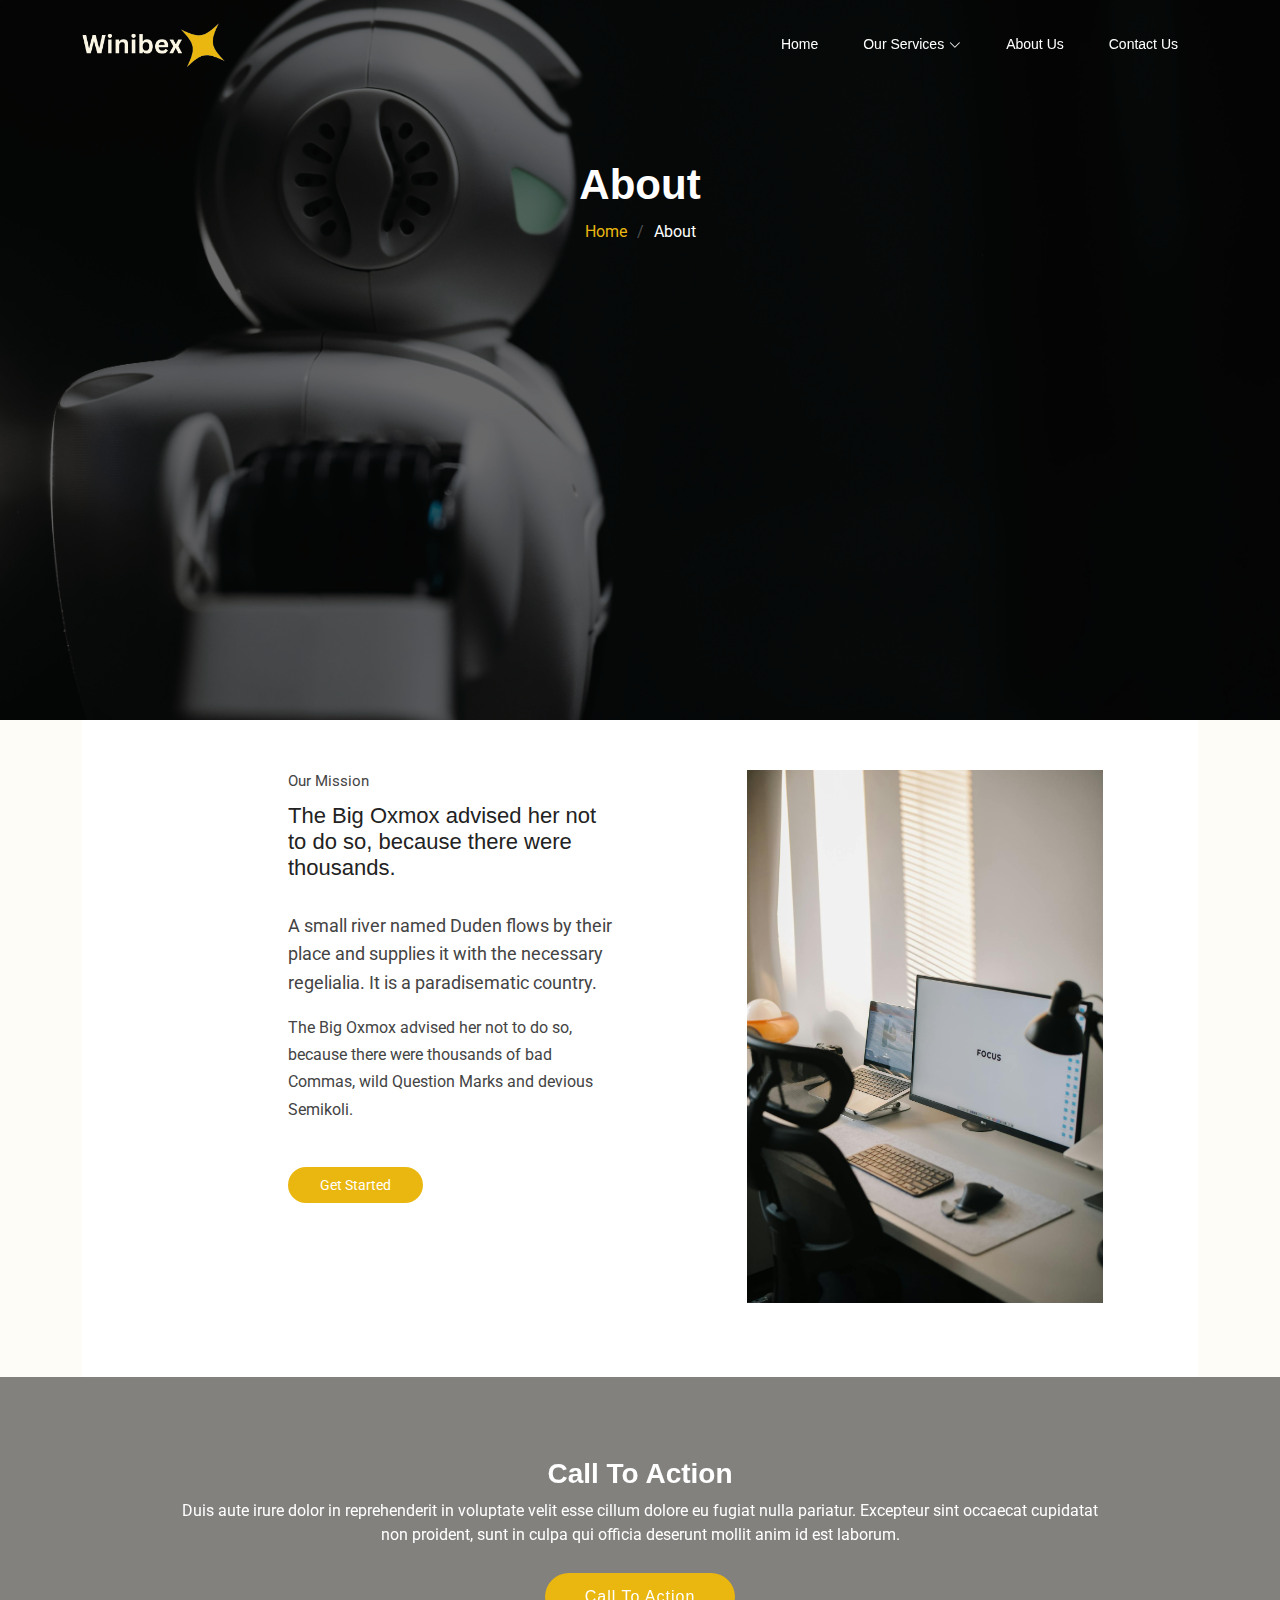
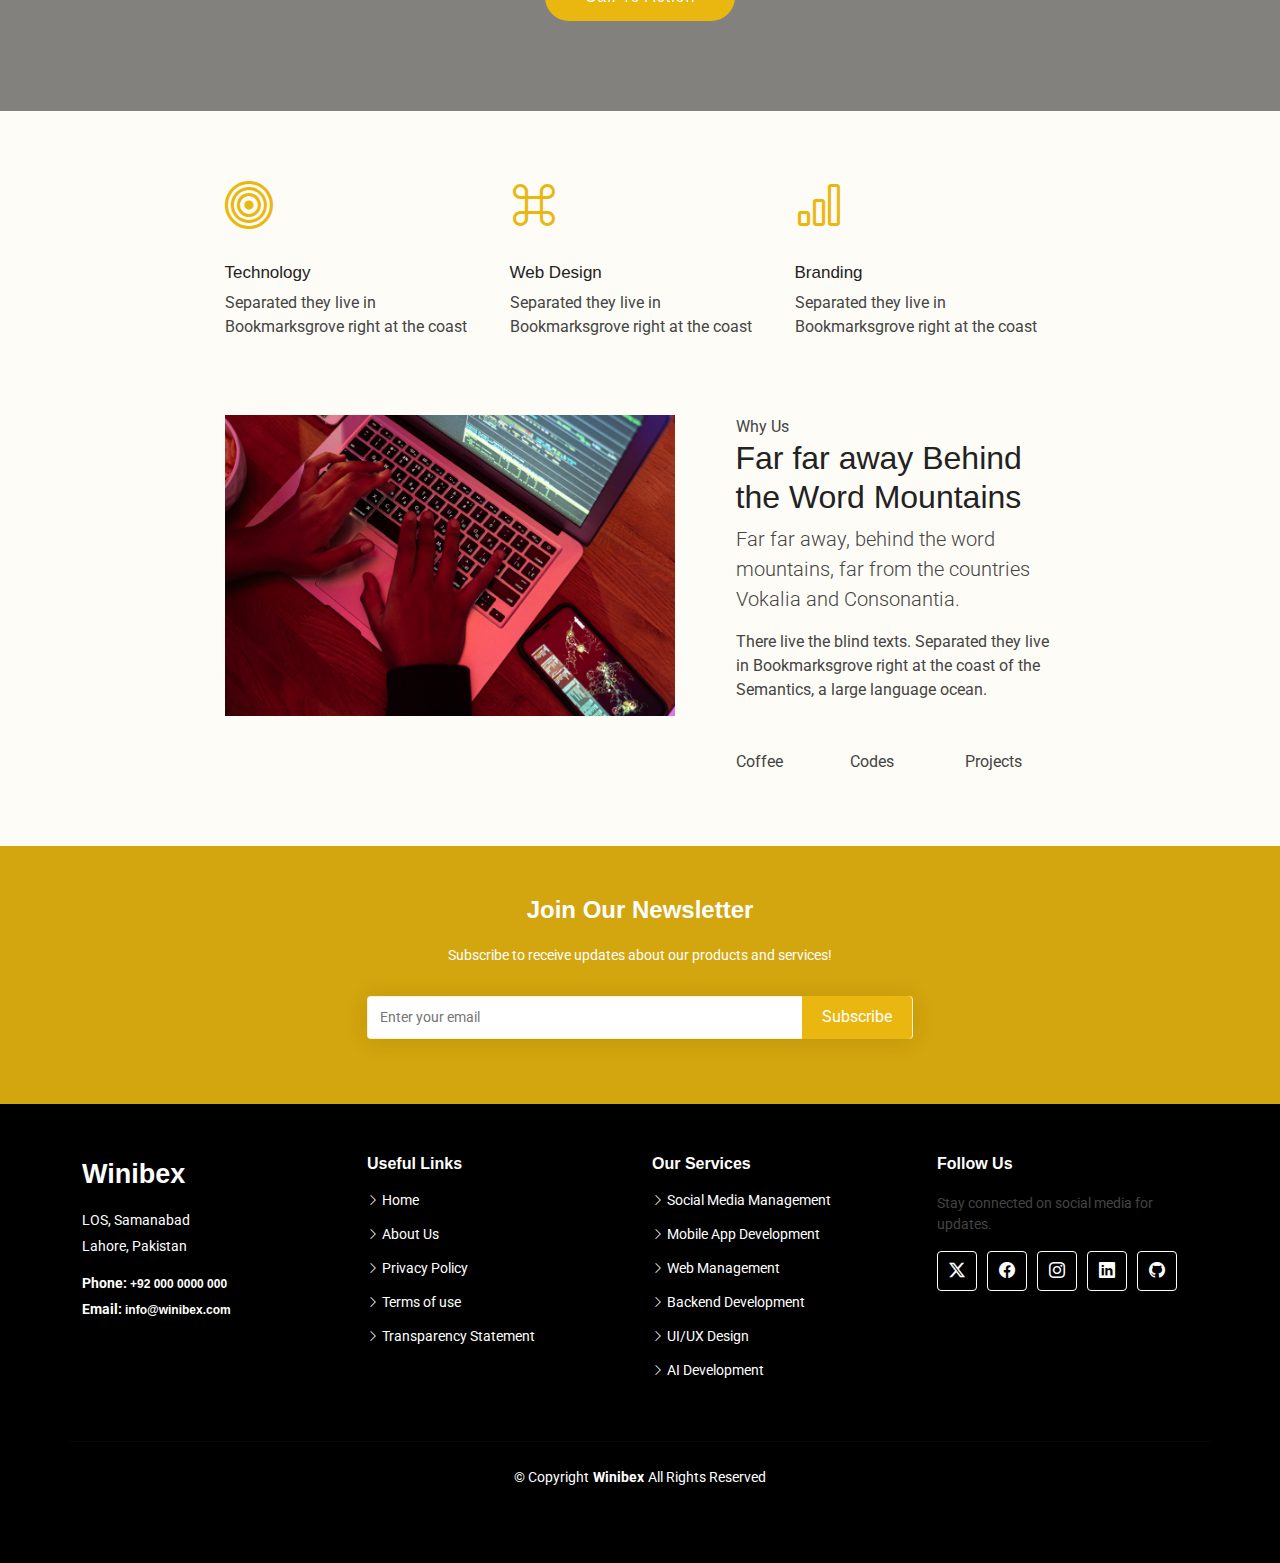
<file: components/about.html>
<!DOCTYPE html>
<html lang="en">

<head>
  <!-- Character Set -->
  <meta charset="utf-8">

  <!-- Responsive Viewport -->
  <meta content="width=device-width, initial-scale=1.0" name="viewport">

  <!-- Page Title with SEO Keywords -->
  <title>About Us</title>

  <!-- Meta Description for SEO (Max 160 characters) -->
  <meta name="description"
    content="Winibex provides cutting-edge AI-driven software solutions, web development, and digital marketing services to help businesses grow. Contact us today!">

  <!-- SEO Keywords (Use relevant business-related terms) -->
  <meta name="keywords"
    content="AI software house, web development, digital marketing, AI solutions, software development, Winibex, Lahore, Pakistan">

  <!-- Indexing and SEO Control -->
  <meta name="robots" content="index, follow">
  <meta name="author" content="Winibex">

  <!-- Canonical URL to avoid duplicate content issues -->
  <link rel="canonical" href="https://www.winibex.com/">

  <!-- Open Graph Meta Tags for Social Media (Facebook, LinkedIn) -->
  <meta property="og:title" content="Winibex - AI Software Solutions & Web Development Services">
  <meta property="og:description"
    content="Winibex offers AI-driven software, web development, and marketing services to enhance business growth.">
  <meta property="og:image" content="https://www.winibex.com/assets/img/seo-banner.jpg">
  <meta property="og:url" content="https://www.winibex.com/">
  <meta property="og:type" content="website">

  <!-- Twitter Card Meta Tags -->
  <meta name="twitter:card" content="summary_large_image">
  <meta name="twitter:title" content="Winibex - AI Software Solutions & Web Development">
  <meta name="twitter:description"
    content="Grow your business with AI-driven software and web development solutions from Winibex.">
  <meta name="twitter:image" content="https://www.winibex.com/assets/img/seo-banner.jpg">

  <!-- Favicon for Branding -->
  <link rel="icon" href="https://www.winibex.com/assets/images/favicon final.png" type="image/x-icon">

  <!-- Google Fonts -->
  <link href="https://fonts.googleapis.com" rel="preconnect">
  <link href="https://fonts.gstatic.com" rel="preconnect" crossorigin>
  <link href="https://fonts.googleapis.com/css2?family=Roboto:wght@300;400;700&display=swap" rel="stylesheet">
  <link
    href="https://fonts.googleapis.com/css2?family=Roboto:ital,wght@0,100;0,300;0,400;0,500;0,700;0,900;1,100;1,300;1,400;1,500;1,700;1,900&family=Poppins:ital,wght@0,100;0,200;0,300;0,400;0,500;0,600;0,700;0,800;0,900;1,100;1,200;1,300;1,400;1,500;1,600;1,700;1,800;1,900&family=Raleway:ital,wght@0,100;0,200;0,300;0,400;0,500;0,600;0,700;0,800;0,900;1,100;1,200;1,300;1,400;1,500;1,600;1,700;1,800;1,900&display=swap"
    rel="stylesheet">

  <!-- Vendor CSS Files -->
  <link href="../assets/vendor/bootstrap/css/bootstrap.min.css" rel="stylesheet">
  <link href="../assets/vendor/bootstrap-icons/bootstrap-icons.css" rel="stylesheet">
  <link href="../assets/vendor/swiper/swiper-bundle.min.css" rel="stylesheet">


  <!-- Main CSS File -->
  <link href="../assets/css/main.css" rel="stylesheet">

  <!-- Favicons -->
  <link href="../assets/images/favicon final.png" rel="icon">



  <!-- Structured Data (Schema Markup for SEO) -->
  <script type="application/ld+json">
  {
    "@context": "https://schema.org",
    "@type": "Organization",
    "name": "Winibex",
    "url": "https://www.winibex.com/",
    "logo": "https://www.winibex.com/assets/img/logo.png",
    "contactPoint": {
      "@type": "ContactPoint",
      "telephone": "+92 000 0000 000",
      "contactType": "customer service",
      "areaServed": "PK",
      "availableLanguage": "English"
    },
    "sameAs": [
      "https://twitter.com/Winibex",
      "https://facebook.com/Winibex",
      "https://www.linkedin.com/company/winibex",
      "https://www.instagram.com/winibex"
    ]
  }
  </script>

</head>

<body class="about-page">

  <!-- Header Placeholder -->
  <div id="header-container"></div>


  <main class="main">

    <!-- Page Title -->
    <div class="page-title dark-background" data-aos="fade"
      style="background-image: url(../assets/images/contact1.jpg); height: 80vh;">
      <div class="container">
        <h1>About</h1>
        <nav class="breadcrumbs">
          <ol>
            <li><a href="../index.html">Home</a></li>
            <li class="current">About</li>
          </ol>
        </nav>
      </div>
    </div><!-- End Page Title -->


    <!-- About 2 Section -->
    <section id="about-2" class="about-2 section">

      <div class="container">
        <div class="content">
          <div class="row justify-content-center">
            <div class="col-sm-12 col-md-5 col-lg-4 col-xl-4 order-lg-2 offset-xl-1 mb-4">
              <div class="img-wrap text-center text-md-left" data-aos="fade-up" data-aos-delay="100">
                <div class="img">
                  <img src="../assets/images/about2.jpg" alt="circle image" class="img-fluid">
                </div>
              </div>
            </div>

            <div class="offset-md-0 offset-lg-1 col-sm-12 col-md-5 col-lg-5 col-xl-4" data-aos="fade-up">
              <div class="px-3">
                <span class="content-subtitle">Our Mission</span>
                <h2 class="content-title text-start">
                  The Big Oxmox advised her not to do so, because there were
                  thousands.
                </h2>
                <p class="lead">
                  A small river named Duden flows by their place and supplies it
                  with the necessary regelialia. It is a paradisematic country.
                </p>
                <p class="mb-5">
                  The Big Oxmox advised her not to do so, because there were
                  thousands of bad Commas, wild Question Marks and devious Semikoli.
                </p>
                <p>
                  <a href="#" class="btn-get-started">Get Started</a>
                </p>
              </div>
            </div>
          </div>
        </div>
      </div>
    </section><!-- /About 2 Section -->



    <!-- Call To Action Section -->
    <section id="call-to-action" class="call-to-action section dark-background">

      <img src="../assets/images/about2.jpg" alt="">

      <div class="container">
        <div class="row justify-content-center" data-aos="zoom-in" data-aos-delay="100">
          <div class="col-xl-10">
            <div class="text-center">
              <h3>Call To Action</h3>
              <p>Duis aute irure dolor in reprehenderit in voluptate velit esse cillum dolore eu fugiat
                nulla pariatur. Excepteur sint occaecat cupidatat non proident, sunt in culpa qui
                officia deserunt mollit anim id est laborum.</p>
              <a class="cta-btn" href="#">Call To Action</a>
            </div>
          </div>
        </div>
      </div>

    </section><!-- /Call To Action Section -->

    <div class="about-services">
      <!-- Services Section -->
      <section id="services" class="services section light-background">

        <div class="container">
          <div class="row gy-4 justify-content-center">

            <div class="col-lg-3">
              <div class="services-item" data-aos="fade-up">
                <div class="services-icon">
                  <i class="bi bi-bullseye"></i>
                </div>
                <div>
                  <h3>Technology</h3>
                  <p>Separated they live in Bookmarksgrove right at the coast</p>
                </div>
              </div>
            </div>

            <div class="col-lg-3">
              <div class="services-item" data-aos="fade-up" data-aos-delay="100">
                <div class="services-icon">
                  <i class="bi bi-command"></i>
                </div>
                <div>
                  <h3>Web Design</h3>
                  <p>Separated they live in Bookmarksgrove right at the coast</p>
                </div>
              </div>
            </div>

            <div class="col-lg-3">
              <div class="services-item" data-aos="fade-up" data-aos-delay="200">
                <div class="services-icon">
                  <i class="bi bi-bar-chart"></i>
                </div>
                <div>
                  <h3>Branding</h3>
                  <p>Separated they live in Bookmarksgrove right at the coast</p>
                </div>
              </div>
            </div>

          </div>
        </div>
      </section><!-- /Services Section -->
    </div>

    <!-- Stats Section -->
    <section id="stats" class="stats section light-background">

      <div class="container">

        <div class="row gy-4 justify-content-center">

          <div class="col-lg-5">
            <div class="images-overlap">
              <img src="../assets/images/contact2.jpg" alt="student" class="img-fluid img-1" data-aos="fade-up">
            </div>
          </div>

          <div class="col-lg-4 ps-lg-5">
            <span class="content-subtitle">Why Us</span>
            <h2 class="content-title">Far far away Behind the Word Mountains</h2>
            <p class="lead">
              Far far away, behind the word mountains, far from the countries
              Vokalia and Consonantia.
            </p>
            <p class="mb-5">
              There live the blind texts. Separated they live in Bookmarksgrove
              right at the coast of the Semantics, a large language ocean.
            </p>
            <div class="row mb-5 count-numbers">

              <!-- Start Stats Item -->
              <div class="col-4 counter" data-aos="fade-up" data-aos-delay="100">
                <span data-purecounter-separator="true" data-purecounter-start="0" data-purecounter-end="3919"
                  data-purecounter-duration="1" class="purecounter number"></span>
                <span class="d-block">Coffee</span>
              </div>
              <!-- End Stats Item -->

              <!-- Start Stats Item -->
              <div class="col-4 counter" data-aos="fade-up" data-aos-delay="200">
                <span data-purecounter-separator="true" data-purecounter-start="0" data-purecounter-end="2831"
                  data-purecounter-duration="1" class="purecounter number"></span>
                <span class="d-block">Codes</span>
              </div>
              <!-- End Stats Item -->

              <!-- Start Stats Item -->
              <div class="col-4 counter" data-aos="fade-up" data-aos-delay="300">
                <span data-purecounter-separator="true" data-purecounter-start="0" data-purecounter-end="1914"
                  data-purecounter-duration="1" class="purecounter number"></span>
                <span class="d-block">Projects</span>
              </div>
              <!-- End Stats Item -->

            </div>
          </div>

        </div>

      </div>
    </section>
    <!-- /Stats Section -->

    <br>

  </main>


   <!-- Footer Placeholder -->
   <div id="footer-container"></div>

   <!-- Load Footer Script -->
   <script src="footer.js"></script>
 
   <!-- Load Header Script -->
   <script src="header.js"></script>

     <!-- Main JS File -->
  <script src="../assets/js/main.js"></script>


</body>

</html>
</file>
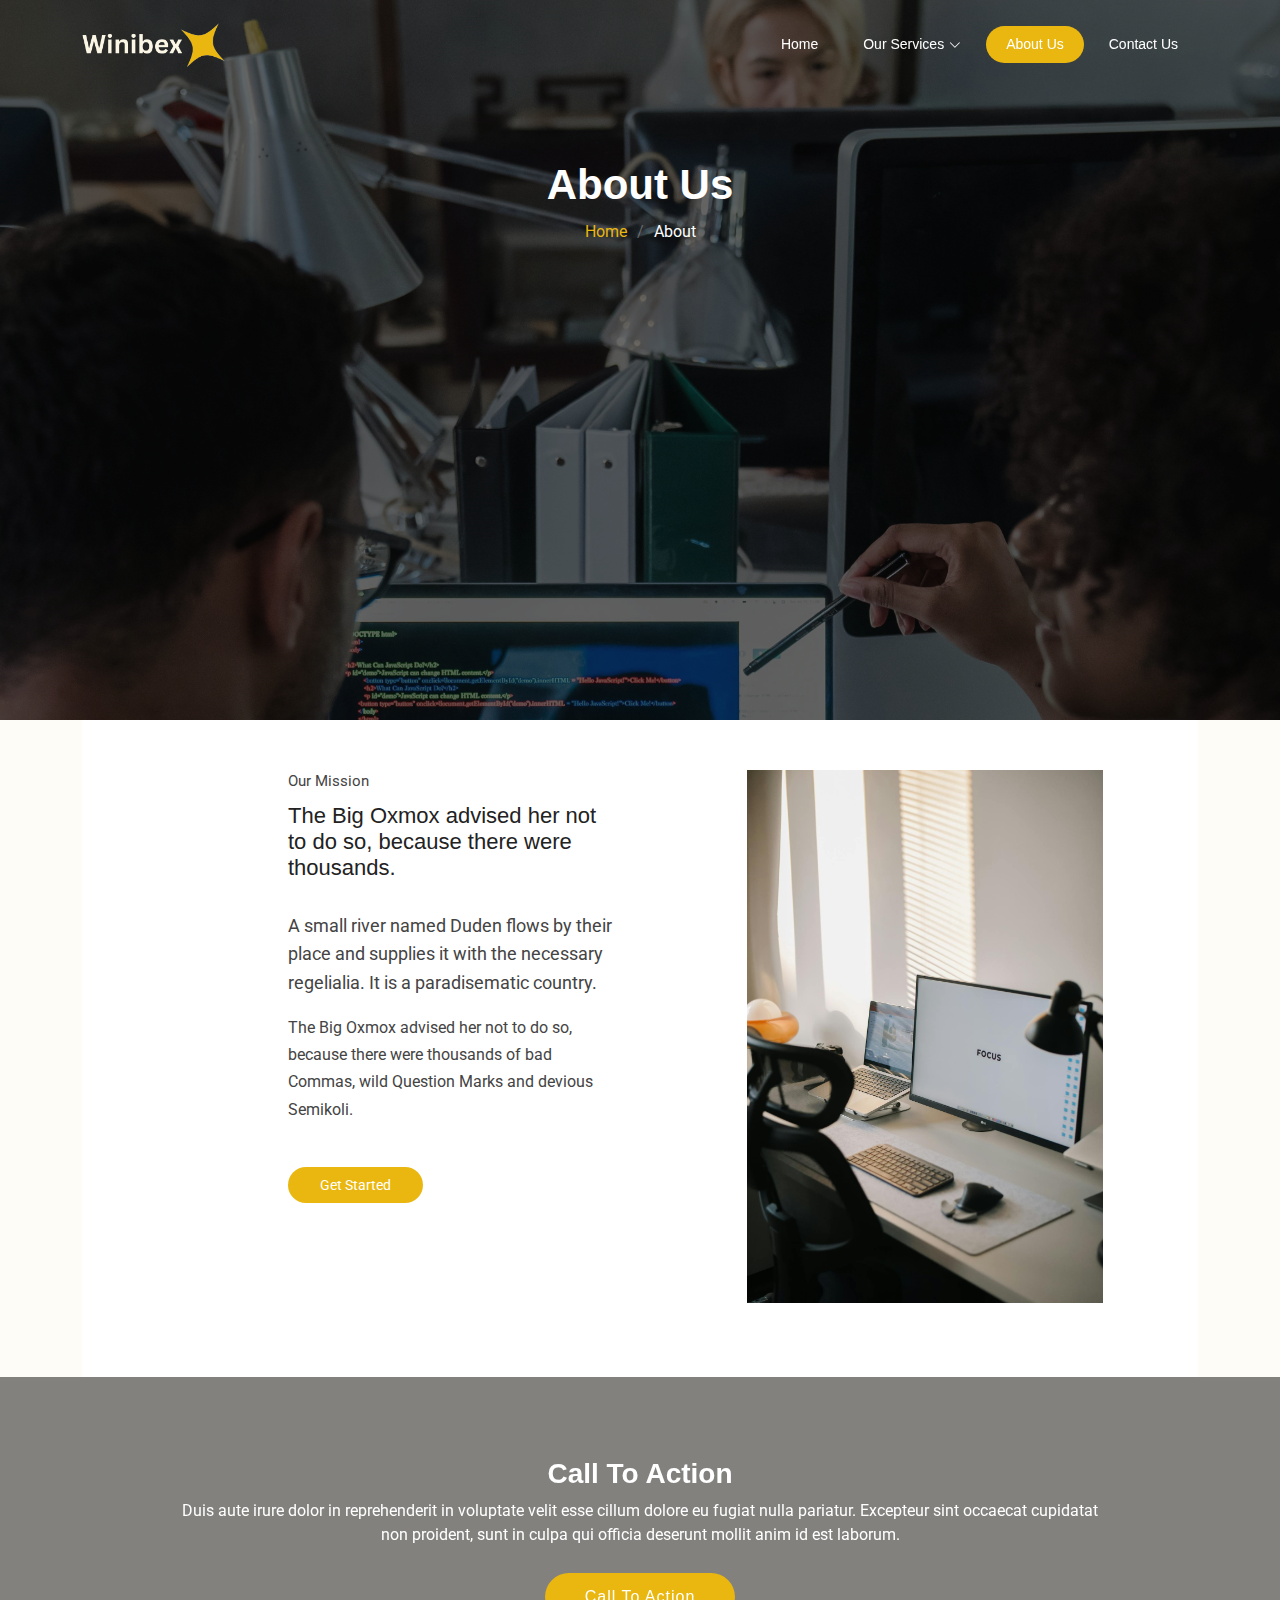
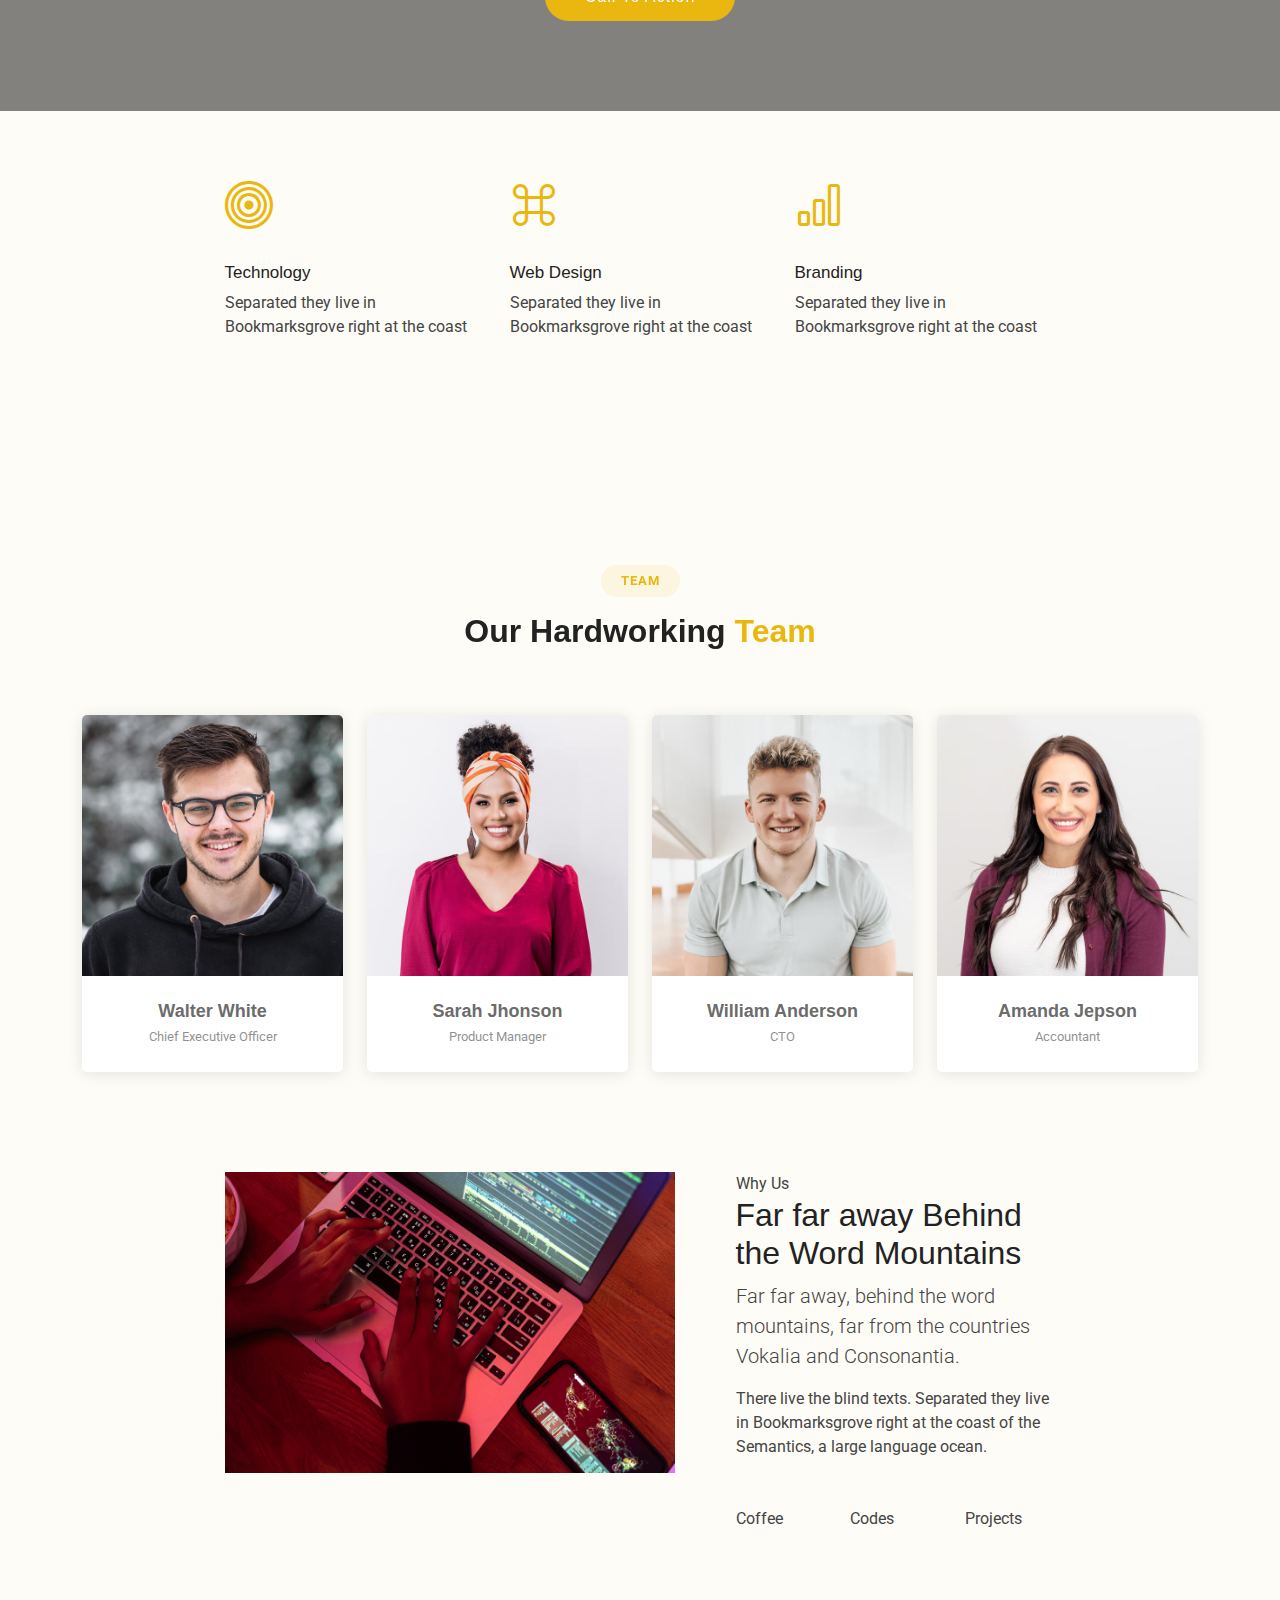
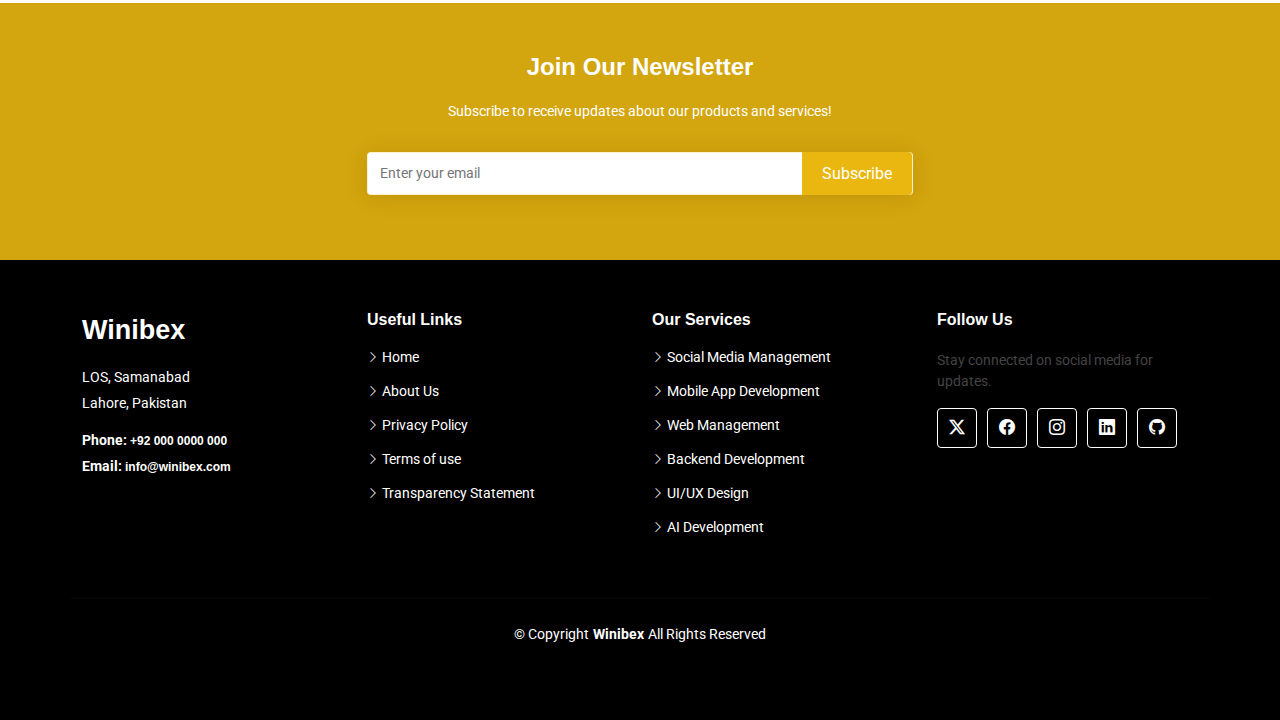
<file: pages/about.html>
<!DOCTYPE html>
<html lang="en">

<head>
  <!-- Character Set -->
  <meta charset="utf-8">

  <!-- Responsive Viewport -->
  <meta name="viewport" content="width=device-width, initial-scale=1.0">

  <!-- Page Title with SEO Keywords -->
  <title>About Us - Winibex | AI Software Solutions &amp; Web Development Services</title>

  <!-- Meta Description for SEO (Max 160 characters) -->
  <meta name="description" content="Learn about Winibex – a leader in AI-driven software solutions, web development, and digital marketing. Discover our mission, vision, and commitment to excellence.">

  <!-- SEO Keywords (Optional: modern search engines rarely use meta keywords) -->
  <meta name="keywords" content="About Winibex, AI software house, web development, digital marketing, AI solutions, software development, Winibex, Lahore, Pakistan">

  <!-- Indexing and SEO Control -->
  <meta name="robots" content="index, follow">
  <meta name="author" content="Winibex">

  <!-- Canonical URL to avoid duplicate content issues -->
  <link rel="canonical" href="https://www.winibex.com/about.html">

  <!-- Open Graph Meta Tags for Social Media -->
  <meta property="og:title" content="About Us - Winibex | AI Software Solutions &amp; Web Development Services">
  <meta property="og:description" content="Discover Winibex's story, mission, and values. We empower businesses with AI-driven software, web development, and digital marketing solutions.">
  <meta property="og:image" content="https://www.winibex.com/assets/img/seo-banner.jpg">
  <meta property="og:url" content="https://www.winibex.com/about.html">
  <meta property="og:type" content="website">

  <!-- Twitter Card Meta Tags -->
  <meta name="twitter:card" content="summary_large_image">
  <meta name="twitter:title" content="About Us - Winibex | AI Software Solutions &amp; Web Development Services">
  <meta name="twitter:description" content="Learn about Winibex's journey and discover how our innovative solutions drive business growth.">
  <meta name="twitter:image" content="https://www.winibex.com/assets/img/seo-banner.jpg">

  <!-- Favicon for Branding -->
  <link rel="icon" href="https://www.winibex.com/assets/images/favicon final.png" type="image/x-icon">

  <!-- Google Fonts -->
  <link rel="preconnect" href="https://fonts.googleapis.com">
  <link rel="preconnect" href="https://fonts.gstatic.com" crossorigin>
  <link href="https://fonts.googleapis.com/css2?family=Roboto:wght@300;400;700&display=swap" rel="stylesheet">
  <link href="https://fonts.googleapis.com/css2?family=Roboto:ital,wght@0,100;0,300;0,400;0,500;0,700;0,900;1,100;1,300;1,400;1,500;1,700;1,900&family=Poppins:ital,wght@0,100;0,200;0,300;0,400;0,500;0,600;0,700;0,800;0,900;1,100;1,200;1,300;1,400;1,500;1,600;1,700;1,800;1,900&family=Raleway:ital,wght@0,100;0,200;0,300;0,400;0,500;0,600;0,700;0,800;0,900;1,100;1,200;1,300;1,400;1,500;1,600;1,700;1,800;1,900&display=swap" rel="stylesheet">

  <!-- Vendor CSS Files -->
  <link href="../assets/vendor/bootstrap/css/bootstrap.min.css" rel="stylesheet">
  <link href="../assets/vendor/bootstrap-icons/bootstrap-icons.css" rel="stylesheet">
  <link href="../assets/vendor/swiper/swiper-bundle.min.css" rel="stylesheet">

  <!-- Main CSS File -->
  <link href="../assets/css/main.css" rel="stylesheet">

  <!-- Favicons -->
  <link href="../assets/images/favicon final.png" rel="icon">

  <!-- Structured Data: Organization -->
  <script type="application/ld+json">
  {
    "@context": "https://schema.org",
    "@type": "Organization",
    "name": "Winibex",
    "url": "https://www.winibex.com/",
    "logo": "https://www.winibex.com/assets/img/logo.png",
    "contactPoint": {
      "@type": "ContactPoint",
      "telephone": "+92 000 0000 000",
      "contactType": "customer service",
      "areaServed": "PK",
      "availableLanguage": "English"
    },
    "sameAs": [
      "https://twitter.com/Winibex",
      "https://facebook.com/Winibex",
      "https://www.linkedin.com/company/winibex",
      "https://www.instagram.com/winibex"
    ]
  }
  </script>

  <!-- Structured Data: BreadcrumbList -->
  <script type="application/ld+json">
  {
    "@context": "https://schema.org",
    "@type": "BreadcrumbList",
    "itemListElement": [
      {
        "@type": "ListItem",
        "position": 1,
        "name": "Home",
        "item": "https://www.winibex.com/index.html"
      },
      {
        "@type": "ListItem",
        "position": 2,
        "name": "About",
        "item": "https://www.winibex.com/about.html"
      }
    ]
  }
  </script>

</head>

<body class="about-page">

  <!-- Header Placeholder -->
  <div id="header-container"></div>

  <main class="main">

    <!-- Page Title with Background -->
    <div class="page-title dark-background" data-aos="fade" style="background-image: url(../assets/images/about/home\ about1.jpg); height: 80vh;">
      <div class="container">
        <h1>About Us</h1>
        <nav class="breadcrumbs">
          <ol>
            <li><a href="../index.html">Home</a></li>
            <li class="current">About</li>
          </ol>
        </nav>
      </div>
    </div><!-- End Page Title -->

    <!-- About Section -->
    <section id="about-2" class="about-2 section">
      <div class="container">
        <div class="content">
          <div class="row justify-content-center">
            <div class="col-sm-12 col-md-5 col-lg-4 col-xl-4 order-lg-2 offset-xl-1 mb-4">
              <div class="img-wrap text-center text-md-left" data-aos="fade-up" data-aos-delay="100">
                <div class="img">
                  <img src="../assets/images/about2.jpg" alt="About Winibex" class="img-fluid">
                </div>
              </div>
            </div>
            <div class="offset-md-0 offset-lg-1 col-sm-12 col-md-5 col-lg-5 col-xl-4" data-aos="fade-up">
              <div class="px-3">
                <span class="content-subtitle">Our Mission</span>
                <h2 class="content-title text-start">
                  The Big Oxmox advised her not to do so, because there were thousands.
                </h2>
                <p class="lead">
                  A small river named Duden flows by their place and supplies it with the necessary regelialia. It is a paradisematic country.
                </p>
                <p class="mb-5">
                  The Big Oxmox advised her not to do so, because there were thousands of bad Commas, wild Question Marks and devious Semikoli.
                </p>
                <p>
                  <a href="#" class="btn-get-started">Get Started</a>
                </p>
              </div>
            </div>
          </div>
        </div>
      </div>
    </section>
    <!-- End About Section -->

    <!-- Call To Action Section -->
    <section id="call-to-action" class="call-to-action section dark-background">
      <img src="../assets/images/about2.jpg" alt="Call to Action Image">
      <div class="container">
        <div class="row justify-content-center" data-aos="zoom-in" data-aos-delay="100">
          <div class="col-xl-10">
            <div class="text-center">
              <h3>Call To Action</h3>
              <p>Duis aute irure dolor in reprehenderit in voluptate velit esse cillum dolore eu fugiat nulla pariatur. Excepteur sint occaecat cupidatat non proident, sunt in culpa qui officia deserunt mollit anim id est laborum.</p>
              <a class="cta-btn" href="#">Call To Action</a>
            </div>
          </div>
        </div>
      </div>
    </section><!-- End Call To Action Section -->

    <!-- About Services Section -->
    <div class="about-services">
      <section id="services" class="services section light-background">
        <div class="container">
          <div class="row gy-4 justify-content-center">
            <div class="col-lg-3">
              <div class="services-item" data-aos="fade-up">
                <div class="services-icon">
                  <i class="bi bi-bullseye"></i>
                </div>
                <div>
                  <h3>Technology</h3>
                  <p>Separated they live in Bookmarksgrove right at the coast</p>
                </div>
              </div>
            </div>
            <div class="col-lg-3">
              <div class="services-item" data-aos="fade-up" data-aos-delay="100">
                <div class="services-icon">
                  <i class="bi bi-command"></i>
                </div>
                <div>
                  <h3>Web Design</h3>
                  <p>Separated they live in Bookmarksgrove right at the coast</p>
                </div>
              </div>
            </div>
            <div class="col-lg-3">
              <div class="services-item" data-aos="fade-up" data-aos-delay="200">
                <div class="services-icon">
                  <i class="bi bi-bar-chart"></i>
                </div>
                <div>
                  <h3>Branding</h3>
                  <p>Separated they live in Bookmarksgrove right at the coast</p>
                </div>
              </div>
            </div>
          </div>
        </div>
      </section><!-- End Services Section -->
    </div>

     <!-- Team Section -->
     <section id="team" class="team section light-background">

      <!-- Section Title -->
      <div class="container section-title" data-aos="fade-up">
        <h2>Team</h2>
        <p><span>Our Hardworking</span> <span class="description-title">Team</span></p>
      </div><!-- End Section Title -->

      <div class="container">

        <div class="row gy-4">

          <div class="col-lg-3 col-md-6 d-flex align-items-stretch" data-aos="fade-up" data-aos-delay="100">
            <div class="team-member">
              <div class="member-img">
                <img src="../assets/images/team/team-1.jpg" class="img-fluid" alt="">
                <div class="social">
                  <a href=""><i class="bi bi-twitter-x"></i></a>
                  <a href=""><i class="bi bi-facebook"></i></a>
                  <a href=""><i class="bi bi-instagram"></i></a>
                  <a href=""><i class="bi bi-linkedin"></i></a>
                </div>
              </div>
              <div class="member-info">
                <h4>Walter White</h4>
                <span>Chief Executive Officer</span>
              </div>
            </div>
          </div><!-- End Team Member -->

          <div class="col-lg-3 col-md-6 d-flex align-items-stretch" data-aos="fade-up" data-aos-delay="200">
            <div class="team-member">
              <div class="member-img">
                <img src="../assets/images/team/team-2.jpg" class="img-fluid" alt="">
                <div class="social">
                  <a href=""><i class="bi bi-twitter-x"></i></a>
                  <a href=""><i class="bi bi-facebook"></i></a>
                  <a href=""><i class="bi bi-instagram"></i></a>
                  <a href=""><i class="bi bi-linkedin"></i></a>
                </div>
              </div>
              <div class="member-info">
                <h4>Sarah Jhonson</h4>
                <span>Product Manager</span>
              </div>
            </div>
          </div><!-- End Team Member -->

          <div class="col-lg-3 col-md-6 d-flex align-items-stretch" data-aos="fade-up" data-aos-delay="300">
            <div class="team-member">
              <div class="member-img">
                <img src="../assets/images/team/team-3.jpg" class="img-fluid" alt="">
                <div class="social">
                  <a href=""><i class="bi bi-twitter-x"></i></a>
                  <a href=""><i class="bi bi-facebook"></i></a>
                  <a href=""><i class="bi bi-instagram"></i></a>
                  <a href=""><i class="bi bi-linkedin"></i></a>
                </div>
              </div>
              <div class="member-info">
                <h4>William Anderson</h4>
                <span>CTO</span>
              </div>
            </div>
          </div><!-- End Team Member -->

          <div class="col-lg-3 col-md-6 d-flex align-items-stretch" data-aos="fade-up" data-aos-delay="400">
            <div class="team-member">
              <div class="member-img">
                <img src="../assets/images/team/team-4.jpg" class="img-fluid" alt="">
                <div class="social">
                  <a href=""><i class="bi bi-twitter-x"></i></a>
                  <a href=""><i class="bi bi-facebook"></i></a>
                  <a href=""><i class="bi bi-instagram"></i></a>
                  <a href=""><i class="bi bi-linkedin"></i></a>
                </div>
              </div>
              <div class="member-info">
                <h4>Amanda Jepson</h4>
                <span>Accountant</span>
              </div>
            </div>
          </div><!-- End Team Member -->

        </div>

      </div>

    </section><!-- /Team Section -->

    <!-- Stats Section -->
    <section id="stats" class="stats section light-background">
      <div class="container">
        <div class="row gy-4 justify-content-center">
          <div class="col-lg-5">
            <div class="images-overlap">
              <img src="../assets/images/contact2.jpg" alt="Winibex Statistics" class="img-fluid img-1" data-aos="fade-up">
            </div>
          </div>
          <div class="col-lg-4 ps-lg-5">
            <span class="content-subtitle">Why Us</span>
            <h2 class="content-title">Far far away Behind the Word Mountains</h2>
            <p class="lead">
              Far far away, behind the word mountains, far from the countries Vokalia and Consonantia.
            </p>
            <p class="mb-5">
              There live the blind texts. Separated they live in Bookmarksgrove right at the coast of the Semantics, a large language ocean.
            </p>
            <div class="row mb-5 count-numbers">
              <!-- Start Stats Item -->
              <div class="col-4 counter" data-aos="fade-up" data-aos-delay="100">
                <span data-purecounter-separator="true" data-purecounter-start="0" data-purecounter-end="3919" data-purecounter-duration="1" class="purecounter number"></span>
                <span class="d-block">Coffee</span>
              </div>
              <!-- End Stats Item -->
              <!-- Start Stats Item -->
              <div class="col-4 counter" data-aos="fade-up" data-aos-delay="200">
                <span data-purecounter-separator="true" data-purecounter-start="0" data-purecounter-end="2831" data-purecounter-duration="1" class="purecounter number"></span>
                <span class="d-block">Codes</span>
              </div>
              <!-- End Stats Item -->
              <!-- Start Stats Item -->
              <div class="col-4 counter" data-aos="fade-up" data-aos-delay="300">
                <span data-purecounter-separator="true" data-purecounter-start="0" data-purecounter-end="1914" data-purecounter-duration="1" class="purecounter number"></span>
                <span class="d-block">Projects</span>
              </div>
              <!-- End Stats Item -->
            </div>
          </div>
        </div>
      </div>
    </section>
    <!-- End Stats Section -->

    <br>

  </main>

  <!-- Footer Placeholder -->
  <div id="footer-container"></div>

  <!-- Load Footer Script -->
  <script src="../components/footer.js"></script>

  <!-- Load Header Script -->
  <script src="../components/header.js"></script>

  <!-- Main JS File -->
  <script src="../assets/js/main.js"></script>

</body>

</html>
</file>
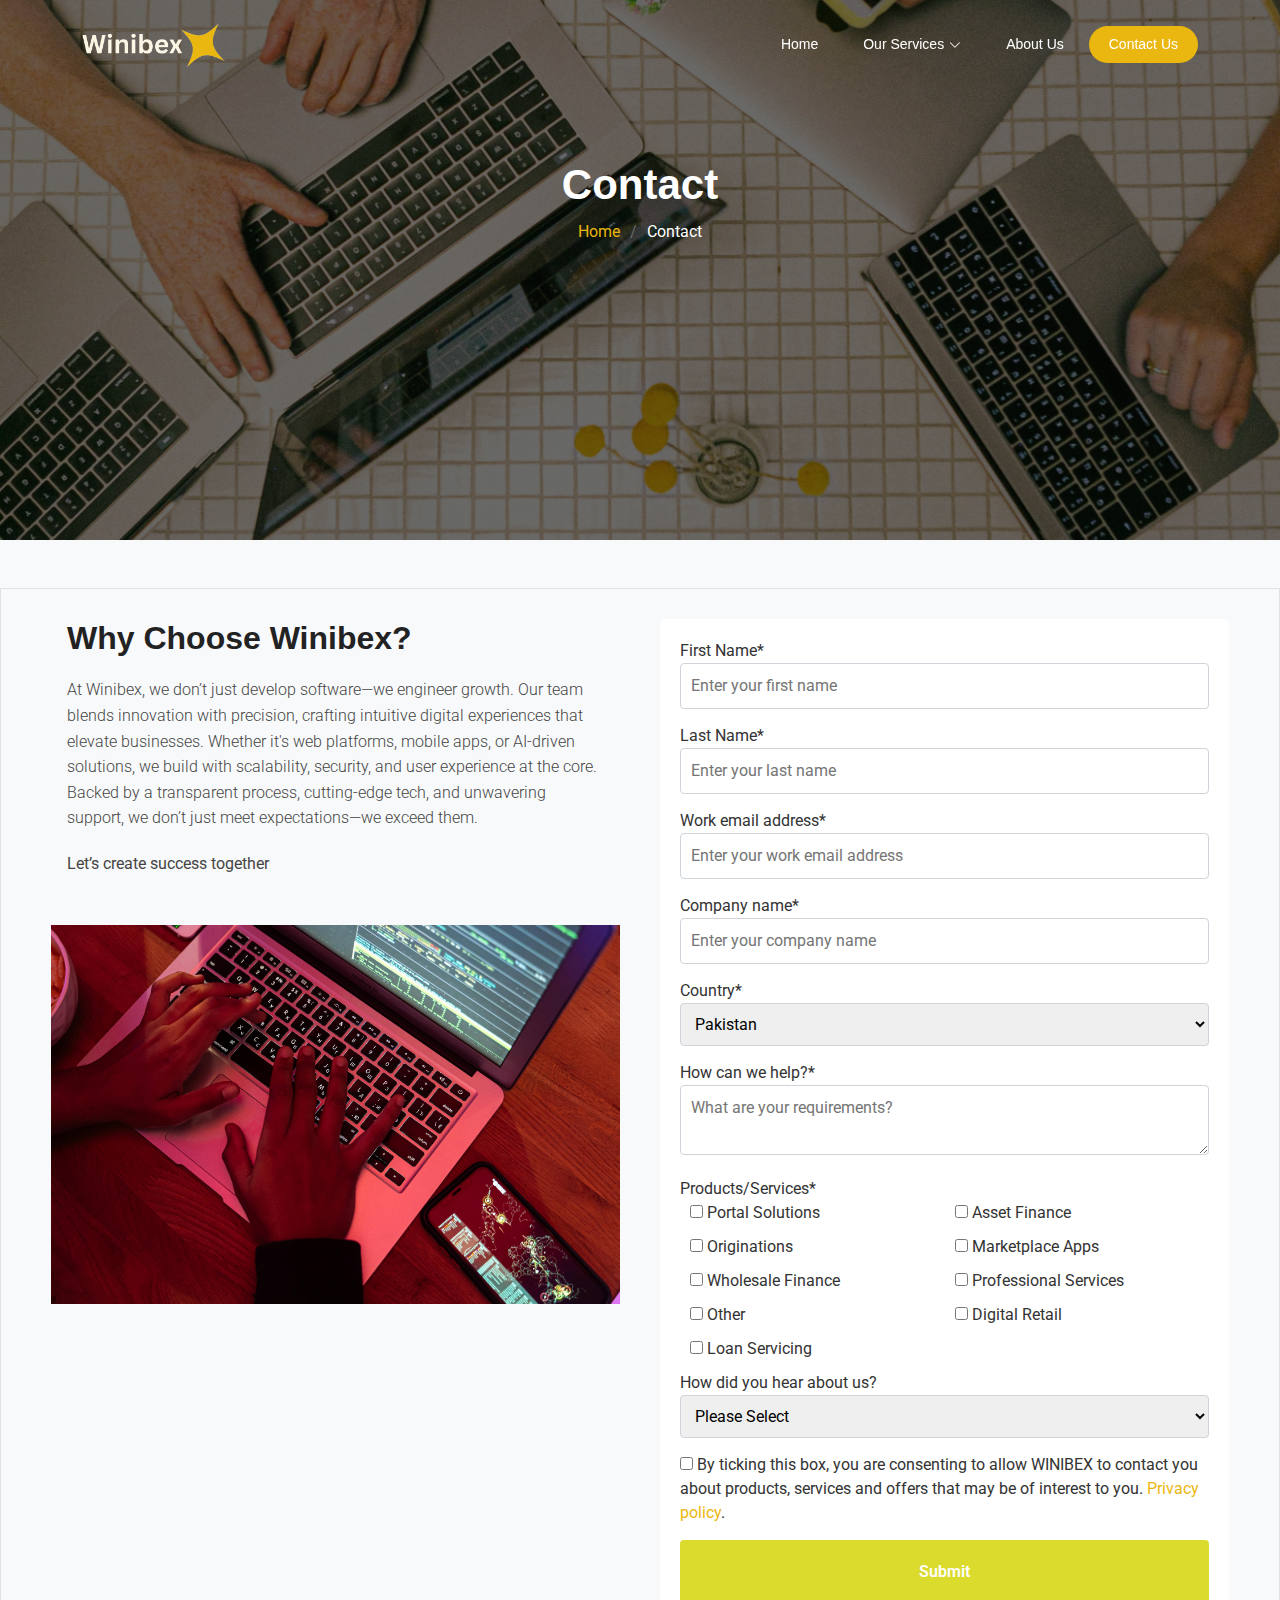
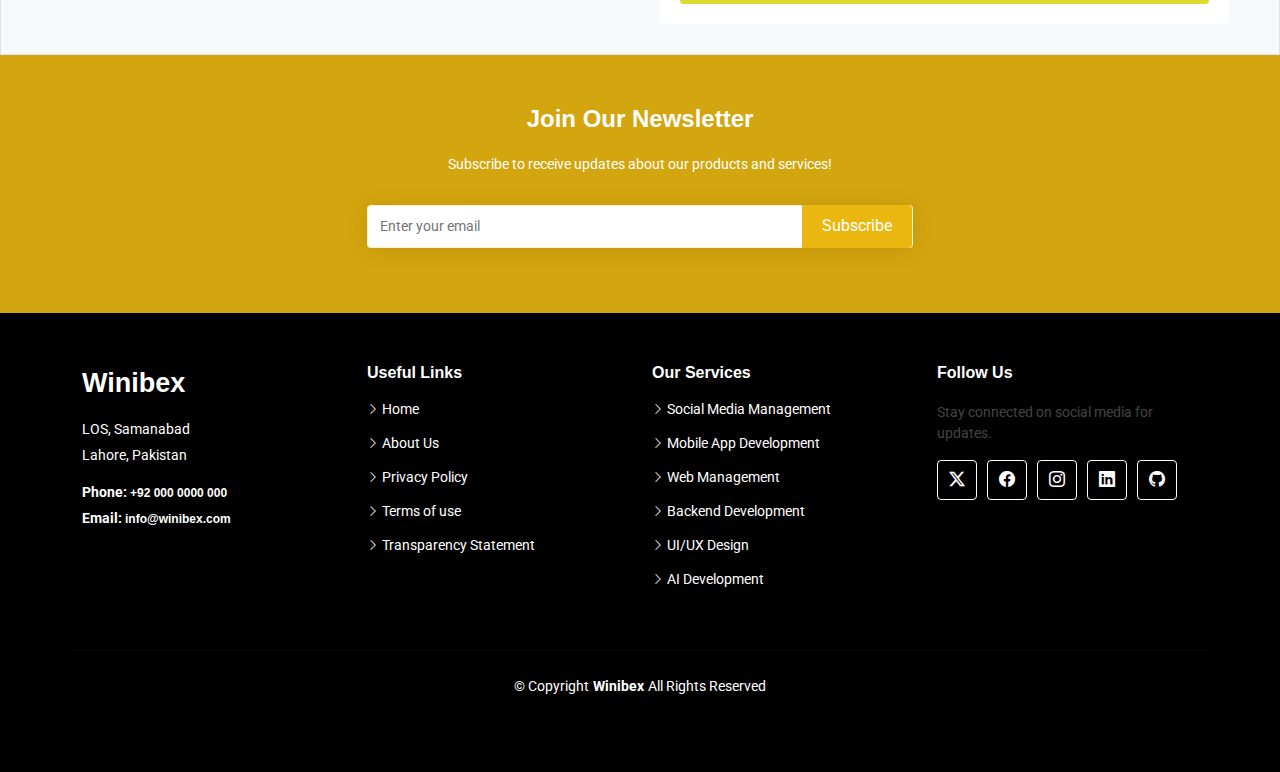
<file: pages/contact.html>
<!DOCTYPE html>
<html lang="en">

<head>
    <meta charset="utf-8">

    <meta content="width=device-width, initial-scale=1.0" name="viewport">

    <title>Winibex - Contact Us</title>

    <meta name="description"
        content="Contact Winibex for cutting-edge AI-driven software solutions, web development, and digital marketing services to help your business grow.">

    <meta name="keywords"
        content="AI software house, web development, digital marketing, AI solutions, software development, Winibex, Lahore, Pakistan, contact, inquiry">

    <meta name="robots" content="index, follow">
    <meta name="author" content="Winibex">

    <link rel="canonical" href="https://www.winibex.com/contact">

    <meta property="og:title" content="Contact Winibex - AI Software Solutions & Web Development Services">
    <meta property="og:description"
        content="Get in touch with Winibex for AI-driven software, web development, and marketing services to enhance business growth.">
    <meta property="og:image" content="https://www.winibex.com/assets/img/contact-banner.jpg">
    <meta property="og:url" content="https://www.winibex.com/contact">
    <meta property="og:type" content="website">

    <meta name="twitter:card" content="summary_large_image">
    <meta name="twitter:title" content="Contact Winibex - AI Software Solutions & Web Development">
    <meta name="twitter:description"
        content="Reach out to Winibex for innovative AI software and web development solutions to boost your business.">
    <meta name="twitter:image" content="https://www.winibex.com/assets/img/contact-banner.jpg">

    <link rel="icon" href="../assets/images/favicon final.png" type="image/x-icon">

    <link href="https://fonts.googleapis.com" rel="preconnect">
    <link href="https://fonts.gstatic.com" rel="preconnect" crossorigin>
    <link href="https://fonts.googleapis.com/css2?family=Roboto:wght@300;400;700&display=swap" rel="stylesheet">
    <link
        href="https://fonts.googleapis.com/css2?family=Roboto:ital,wght@0,100;0,300;0,400;0,500;0,700;0,900;1,100;1,300;1,400;1,500;1,700;1,900&family=Poppins:ital,wght@0,100;0,200;0,300;0,400;0,500;0,600;0,700;0,800;0,900;1,100;1,200;1,300;1,400;1,500;1,600;1,700;1,800;1,900&family=Raleway:ital,wght@0,100;0,200;0,300;0,400;0,500;0,600;0,700;0,800;0,900;1,100;1,200;1,300;1,400;1,500;1,600;1,700;1,800;1,900&display=swap"
        rel="stylesheet">

    <link href="../assets/vendor/bootstrap/css/bootstrap.min.css" rel="stylesheet">
    <link href="../assets/vendor/bootstrap-icons/bootstrap-icons.css" rel="stylesheet">

    <link href="../assets/css/main.css" rel="stylesheet">

    <script type="application/ld+json">
    {
      "@context": "https://schema.org",
      "@type": "Organization",
      "name": "Winibex",
      "url": "https://www.winibex.com/contact", 
      "logo": "https://www.winibex.com/assets/img/logo.png",
      "contactPoint": {
        "@type": "ContactPoint",
        "telephone": "+92 000 0000 000", 
        "contactType": "customer service",
        "areaServed": "PK",
        "availableLanguage": "English"
      },
      "sameAs": [
        "https://twitter.com/Winibex",
        "https://facebook.com/Winibex",
        "https://www.linkedin.com/company/winibex", 
        "https://www.instagram.com/winibex" 
      ]
    }
    </script>
</head>

<body class="index-page">

    <div class="contact-page-wrapper">


        <!-- Header Placeholder -->
        <div id="header-container"></div>

        <main class="main">

            <div class="contact-page-content">

                <div class="page-title dark-background" data-aos="fade"
                    style="background-image: url(../assets/images/about/home\ about.jpg); height: 60vh;">
                    <div class="container">
                        <h1>Contact</h1>
                        <nav class="breadcrumbs">
                            <ol>
                                <li><a href="../index.html">Home</a></li>
                                <li class="current">Contact</li>
                            </ol>
                        </nav>
                    </div>
                </div><br>
                <br>

                <container id="contact-section" class="contact-section">
                    <div class="contact-container position-relative" data-aos="fade-up" data-aos-delay="100">
                        <div class="contact-row">
                            <div class="col-lg-12">
                                <div class="contact-form-container  ">

                                    <continer class="contact-column  ">


                                        <div class="content">
                                            <div class="grid-container">
                                                <div class="text-content" data-aos="fade-up">
                                                    <div class="px-3">

                                                        <h2 class="content-title text-start">
                                                            Why Choose Winibex?
                                                        </h2>
                                                        <p class="lead">
                                                            At Winibex, we don’t just develop software—we engineer
                                                            growth. Our team blends innovation with precision, crafting
                                                            intuitive digital experiences that elevate businesses.
                                                            Whether it's web platforms, mobile apps, or AI-driven
                                                            solutions, we build with scalability, security, and user
                                                            experience at the core. Backed by a transparent process,
                                                            cutting-edge tech, and unwavering support, we don’t just
                                                            meet expectations—we exceed them.
                                                        </p>
                                                        <p class="mb-5">
                                                            Let’s create success together
                                                        </p>

                                                    </div>
                                                </div>

                                                <div class="image-content" data-aos="fade-up" data-aos-delay="100">
                                                    <div class="img-wrap text-center text-md-left">
                                                        <div class="img">
                                                            <img src="../assets/images/contact2.jpg" alt="circle image"
                                                                class="img-fluid">
                                                        </div>
                                                    </div>
                                                </div>
                                            </div>
                                        </div>


                                    </continer>

                                    <div class="contact-column">
                                        <form action="#" method="post">
                                            <div class="form-row">
                                                <div class="col-md-12">
                                                    <label for="firstName">First Name*</label>
                                                    <input type="text" id="firstName" name="firstName"
                                                        placeholder="Enter your first name" required>
                                                </div>
                                                <div class="col-md-12">
                                                    <label for="lastName">Last Name*</label>
                                                    <input type="text" id="lastName" name="lastName"
                                                        placeholder="Enter your last name" required>
                                                </div>
                                            </div>
                                            <div class="form-row">
                                                <div class="col-md-12">
                                                    <label for="email">Work email address*</label>
                                                    <input type="email" id="email" name="email"
                                                        placeholder="Enter your work email address" required>
                                                </div>
                                                <div class="col-md-12">
                                                    <label for="company">Company name*</label>
                                                    <input type="text" id="company" name="company"
                                                        placeholder="Enter your company name" required>
                                                </div>
                                            </div>
                                            <div class="form-row">
                                                <div class="col-md-12">
                                                    <label for="country">Country*</label>
                                                    <select id="country" name="country" required>
                                                        <option value="Pakistan">Pakistan</option>
                                                        <option value="Afghanistan">Afghanistan</option>
                                                        <option value="Åland Islands">Åland Islands</option>
                                                        <option value="Albania">Albania</option>
                                                        <option value="Algeria">Algeria</option>
                                                        <option value="American Samoa">American Samoa</option>
                                                        <option value="Andorra">Andorra</option>
                                                        <option value="Angola">Angola</option>
                                                        <option value="Anguilla">Anguilla</option>
                                                        <option value="Antarctica">Antarctica</option>
                                                        <option value="Antigua and Barbuda">Antigua and Barbuda</option>
                                                        <option value="Argentina">Argentina</option>
                                                        <option value="Armenia">Armenia</option>
                                                        <option value="Aruba">Aruba</option>
                                                        <option value="Australia">Australia</option>
                                                        <option value="Austria">Austria</option>
                                                        <option value="Azerbaijan">Azerbaijan</option>
                                                        <option value="Bahamas">Bahamas</option>
                                                        <option value="Bahrain">Bahrain</option>
                                                        <option value="Bangladesh">Bangladesh</option>
                                                        <option value="Barbados">Barbados</option>
                                                        <option value="Belarus">Belarus</option>
                                                        <option value="Belgium">Belgium</option>
                                                        <option value="Belize">Belize</option>
                                                        <option value="Benin">Benin</option>
                                                        <option value="Bermuda">Bermuda</option>
                                                        <option value="Bhutan">Bhutan</option>
                                                        <option value="Bolivia">Bolivia</option>
                                                        <option value="Bosnia and Herzegovina">Bosnia and Herzegovina
                                                        </option>
                                                        <option value="Botswana">Botswana</option>
                                                        <option value="Bouvet Island">Bouvet Island</option>
                                                        <option value="Brazil">Brazil</option>
                                                        <option value="British Indian Ocean Territory">British Indian
                                                            Ocean
                                                            Territory</option>
                                                        <option value="Brunei Darussalam">Brunei Darussalam</option>
                                                        <option value="Bulgaria">Bulgaria</option>
                                                        <option value="Burkina Faso">Burkina Faso</option>
                                                        <option value="Burundi">Burundi</option>
                                                        <option value="Cambodia">Cambodia</option>
                                                        <option value="Cameroon">Cameroon</option>
                                                        <option value="Canada">Canada</option>
                                                        <option value="Cape Verde">Cape Verde</option>
                                                        <option value="Cayman Islands">Cayman Islands</option>
                                                        <option value="Central African Republic">Central African
                                                            Republic
                                                        </option>
                                                        <option value="Chad">Chad</option>
                                                        <option value="Chile">Chile</option>
                                                        <option value="China">China</option>
                                                        <option value="Christmas Island">Christmas Island</option>
                                                        <option value="Cocos (Keeling) Islands">Cocos (Keeling) Islands
                                                        </option>
                                                        <option value="Colombia">Colombia</option>
                                                        <option value="Comoros">Comoros</option>
                                                        <option value="Congo">Congo</option>
                                                        <option value="Congo, The Democratic Republic of The">Congo, The
                                                            Democratic Republic of The</option>
                                                        <option value="Cook Islands">Cook Islands</option>
                                                        <option value="Costa Rica">Costa Rica</option>
                                                        <option value="Cote D'ivoire">Cote D'ivoire</option>
                                                        <option value="Croatia">Croatia</option>
                                                        <option value="Cuba">Cuba</option>
                                                        <option value="Cyprus">Cyprus</option>
                                                        <option value="Czech Republic">Czech Republic</option>
                                                        <option value="Denmark">Denmark</option>
                                                        <option value="Djibouti">Djibouti</option>
                                                        <option value="Dominica">Dominica</option>
                                                        <option value="Dominican Republic">Dominican Republic</option>
                                                        <option value="Ecuador">Ecuador</option>
                                                        <option value="Egypt">Egypt</option>
                                                        <option value="El Salvador">El Salvador</option>
                                                        <option value="Equatorial Guinea">Equatorial Guinea</option>
                                                        <option value="Eritrea">Eritrea</option>
                                                        <option value="Estonia">Estonia</option>
                                                        <option value="Ethiopia">Ethiopia</option>
                                                        <option value="Falkland Islands (Malvinas)">Falkland Islands
                                                            (Malvinas)</option>
                                                        <option value="Faroe Islands">Faroe Islands</option>
                                                        <option value="Fiji">Fiji</option>
                                                        <option value="Finland">Finland</option>
                                                        <option value="France">France</option>
                                                        <option value="French Guiana">French Guiana</option>
                                                        <option value="French Polynesia">French Polynesia</option>
                                                        <option value="French Southern Territories">French Southern
                                                            Territories</option>
                                                        <option value="Gabon">Gabon</option>
                                                        <option value="Gambia">Gambia</option>
                                                        <option value="Georgia">Georgia</option>
                                                        <option value="Germany">Germany</option>
                                                        <option value="Ghana">Ghana</option>
                                                        <option value="Gibraltar">Gibraltar</option>
                                                        <option value="Greece">Greece</option>
                                                        <option value="Greenland">Greenland</option>
                                                        <option value="Grenada">Grenada</option>
                                                        <option value="Guadeloupe">Guadeloupe</option>
                                                        <option value="Guam">Guam</option>
                                                        <option value="Guatemala">Guatemala</option>
                                                        <option value="Guernsey">Guernsey</option>
                                                        <option value="Guinea">Guinea</option>
                                                        <option value="Guinea-bissau">Guinea-bissau</option>
                                                        <option value="Guyana">Guyana</option>
                                                        <option value="Haiti">Haiti</option>
                                                        <option value="Heard Island and Mcdonald Islands">Heard Island
                                                            and
                                                            Mcdonald Islands</option>
                                                        <option value="Holy See (Vatican City State)">Holy See (Vatican
                                                            City
                                                            State)</option>
                                                        <option value="Honduras">Honduras</option>
                                                        <option value="Hong Kong">Hong Kong</option>
                                                        <option value="Hungary">Hungary</option>
                                                        <option value="Iceland">Iceland</option>
                                                        <option value="India">India</option>
                                                        <option value="Indonesia">Indonesia</option>
                                                        <option value="Iran, Islamic Republic of">Iran, Islamic Republic
                                                            of
                                                        </option>
                                                        <option value="Iraq">Iraq</option>
                                                        <option value="Ireland">Ireland</option>
                                                        <option value="Isle of Man">Isle of Man</option>
                                                        <option value="Israel">Israel</option>
                                                        <option value="Italy">Italy</option>
                                                        <option value="Jamaica">Jamaica</option>
                                                        <option value="Japan">Japan</option>
                                                        <option value="Jersey">Jersey</option>
                                                        <option value="Jordan">Jordan</option>
                                                        <option value="Kazakhstan">Kazakhstan</option>
                                                        <option value="Kenya">Kenya</option>
                                                        <option value="Kiribati">Kiribati</option>
                                                        <option value="Korea, Democratic People's Republic of">Korea,
                                                            Democratic People's Republic of</option>
                                                        <option value="Korea, Republic of">Korea, Republic of</option>
                                                        <option value="Kuwait">Kuwait</option>
                                                        <option value="Kyrgyzstan">Kyrgyzstan</option>
                                                        <option value="Lao People's Democratic Republic">Lao People's
                                                            Democratic Republic</option>
                                                        <option value="Latvia">Latvia</option>
                                                        <option value="Lebanon">Lebanon</option>
                                                        <option value="Lesotho">Lesotho</option>
                                                        <option value="Liberia">Liberia</option>
                                                        <option value="Libyan Arab Jamahiriya">Libyan Arab Jamahiriya
                                                        </option>
                                                        <option value="Liechtenstein">Liechtenstein</option>
                                                        <option value="Lithuania">Lithuania</option>
                                                        <option value="Luxembourg">Luxembourg</option>
                                                        <option value="Macao">Macao</option>
                                                        <option value="Macedonia, The Former Yugoslav Republic of">
                                                            Macedonia, The Former Yugoslav Republic of</option>
                                                        <option value="Madagascar">Madagascar</option>
                                                        <option value="Malawi">Malawi</option>
                                                        <option value="Malaysia">Malaysia</option>
                                                        <option value="Maldives">Maldives</option>
                                                        <option value="Mali">Mali</option>
                                                        <option value="Malta">Malta</option>
                                                        <option value="Marshall Islands">Marshall Islands</option>
                                                        <option value="Martinique">Martinique</option>
                                                        <option value="Mauritania">Mauritania</option>
                                                        <option value="Mauritius">Mauritius</option>
                                                        <option value="Mayotte">Mayotte</option>
                                                        <option value="Mexico">Mexico</option>
                                                        <option value="Micronesia, Federated States of">Micronesia,
                                                            Federated States of</option>
                                                        <option value="Moldova, Republic of">Moldova, Republic of
                                                        </option>
                                                        <option value="Monaco">Monaco</option>
                                                        <option value="Mongolia">Mongolia</option>
                                                        <option value="Montenegro">Montenegro</option>
                                                        <option value="Montserrat">Montserrat</option>
                                                        <option value="Morocco">Morocco</option>
                                                        <option value="Mozambique">Mozambique</option>
                                                        <option value="Myanmar">Myanmar</option>
                                                        <option value="Namibia">Namibia</option>
                                                        <option value="Nauru">Nauru</option>
                                                        <option value="Nepal">Nepal</option>
                                                        <option value="Netherlands">Netherlands</option>
                                                        <option value="Netherlands Antilles">Netherlands Antilles
                                                        </option>
                                                        <option value="New Caledonia">New Caledonia</option>
                                                        <option value="New Zealand">New Zealand</option>
                                                        <option value="Nicaragua">Nicaragua</option>
                                                        <option value="Niger">Niger</option>
                                                        <option value="Nigeria">Nigeria</option>
                                                        <option value="Niue">Niue</option>
                                                        <option value="Norfolk Island">Norfolk Island</option>
                                                        <option value="Northern Mariana Islands">Northern Mariana
                                                            Islands
                                                        </option>
                                                        <option value="Norway">Norway</option>
                                                        <option value="Oman">Oman</option>
                                                        <option value="Palau">Palau</option>
                                                        <option value="Palestinian Territory, Occupied">Palestinian
                                                            Territory, Occupied</option>
                                                        <option value="Panama">Panama</option>
                                                        <option value="Papua New Guinea">Papua New Guinea</option>
                                                        <option value="Paraguay">Paraguay</option>
                                                        <option value="Peru">Peru</option>
                                                        <option value="Philippines">Philippines</option>
                                                        <option value="Pitcairn">Pitcairn</option>
                                                        <option value="Poland">Poland</option>
                                                        <option value="Portugal">Portugal</option>
                                                        <option value="Puerto Rico">Puerto Rico</option>
                                                        <option value="Qatar">Qatar</option>
                                                        <option value="Reunion">Reunion</option>
                                                        <option value="Romania">Romania</option>
                                                        <option value="Russian Federation">Russian Federation</option>
                                                        <option value="Rwanda">Rwanda</option>
                                                        <option value="Saint Helena">Saint Helena</option>
                                                        <option value="Saint Kitts and Nevis">Saint Kitts and Nevis
                                                        </option>
                                                        <option value="Saint Lucia">Saint Lucia</option>
                                                        <option value="Saint Pierre and Miquelon">Saint Pierre and
                                                            Miquelon
                                                        </option>
                                                        <option value="Saint Vincent and The Grenadines">Saint Vincent
                                                            and
                                                            The Grenadines</option>
                                                        <option value="Samoa">Samoa</option>
                                                        <option value="San Marino">San Marino</option>
                                                        <option value="Sao Tome and Principe">Sao Tome and Principe
                                                        </option>
                                                        <option value="Saudi Arabia">Saudi Arabia</option>
                                                        <option value="Senegal">Senegal</option>
                                                        <option value="Serbia">Serbia</option>
                                                        <option value="Seychelles">Seychelles</option>
                                                        <option value="Sierra Leone">Sierra Leone</option>
                                                        <option value="Singapore">Singapore</option>
                                                        <option value="Slovakia">Slovakia</option>
                                                        <option value="Slovenia">Slovenia</option>
                                                        <option value="Solomon Islands">Solomon Islands</option>
                                                        <option value="Somalia">Somalia</option>
                                                        <option value="South Africa">South Africa</option>
                                                        <option value="South Georgia and The South Sandwich Islands">
                                                            South
                                                            Georgia and The South Sandwich Islands</option>
                                                        <option value="Spain">Spain</option>
                                                        <option value="Sri Lanka">Sri Lanka</option>
                                                        <option value="Sudan">Sudan</option>
                                                        <option value="Suriname">Suriname</option>
                                                        <option value="Svalbard and Jan Mayen">Svalbard and Jan Mayen
                                                        </option>
                                                        <option value="Swaziland">Swaziland</option>
                                                        <option value="Sweden">Sweden</option>
                                                        <option value="Switzerland">Switzerland</option>
                                                        <option value="Syrian Arab Republic">Syrian Arab Republic
                                                        </option>
                                                        <option value="Taiwan">Taiwan</option>
                                                        <option value="Tajikistan">Tajikistan</option>
                                                        <option value="Tanzania, United Republic of">Tanzania, United
                                                            Republic of</option>
                                                        <option value="Thailand">Thailand</option>
                                                        <option value="Timor-leste">Timor-leste</option>
                                                        <option value="Togo">Togo</option>
                                                        <option value="Tokelau">Tokelau</option>
                                                        <option value="Tonga">Tonga</option>
                                                        <option value="Trinidad and Tobago">Trinidad and Tobago</option>
                                                        <option value="Tunisia">Tunisia</option>
                                                        <option value="Turkey">Turkey</option>
                                                        <option value="Turkmenistan">Turkmenistan</option>
                                                        <option value="Turks and Caicos Islands">Turks and Caicos
                                                            Islands
                                                        </option>
                                                        <option value="Tuvalu">Tuvalu</option>
                                                        <option value="Uganda">Uganda</option>
                                                        <option value="Ukraine">Ukraine</option>
                                                        <option value="United Arab Emirates">United Arab Emirates
                                                        </option>
                                                        <option value="United Kingdom">United Kingdom</option>
                                                        <option value="United States">United States</option>
                                                        <option value="United States Minor Outlying Islands">United
                                                            States
                                                            Minor Outlying Islands</option>
                                                        <option value="Uruguay">Uruguay</option>
                                                        <option value="Uzbekistan">Uzbekistan</option>
                                                        <option value="Vanuatu">Vanuatu</option>
                                                        <option value="Venezuela">Venezuela</option>
                                                        <option value="Viet Nam">Viet Nam</option>
                                                        <option value="Virgin Islands, British">Virgin Islands, British
                                                        </option>
                                                        <option value="Virgin Islands, U.S.">Virgin Islands, U.S.
                                                        </option>
                                                        <option value="Wallis and Futuna">Wallis and Futuna</option>
                                                        <option value="Western Sahara">Western Sahara</option>
                                                        <option value="Yemen">Yemen</option>
                                                        <option value="Zambia">Zambia</option>
                                                        <option value="Zimbabwe">Zimbabwe</option>

                                                    </select>
                                                </div>
                                            </div>
                                            <div class="form-row">
                                                <div class="col-md-12">
                                                    <label for="requirements">How can we help?*</label>
                                                    <textarea id="requirements" name="requirements"
                                                        placeholder="What are your requirements?" required></textarea>
                                                </div>
                                            </div>
                                            <div class="form-row">
                                                <div class="col-md-12">
                                                    <label>Products/Services*</label>
                                                    <div class="checkbox-group">
                                                        <div class="checkbox-column">
                                                            <label><input type="checkbox" name="products"
                                                                    value="Portal Solutions"> Portal Solutions</label>
                                                            <label><input type="checkbox" name="products"
                                                                    value="Originations"> Originations</label>
                                                            <label><input type="checkbox" name="products"
                                                                    value="Wholesale Finance"> Wholesale Finance</label>
                                                            <label><input type="checkbox" name="products" value="Other">
                                                                Other</label>
                                                            <label><input type="checkbox" name="products"
                                                                    value="Loan Servicing"> Loan Servicing</label>
                                                        </div>
                                                        <div class="checkbox-column">
                                                            <label><input type="checkbox" name="products"
                                                                    value="Asset Finance"> Asset Finance</label>
                                                            <label><input type="checkbox" name="products"
                                                                    value="Marketplace Apps"> Marketplace Apps</label>
                                                            <label><input type="checkbox" name="products"
                                                                    value="Professional Services"> Professional
                                                                Services</label>
                                                            <label><input type="checkbox" name="products"
                                                                    value="Digital Retail"> Digital Retail</label>
                                                        </div>
                                                    </div>
                                                </div>
                                            </div>
                                            <div class="form-row">
                                                <div class="col-md-12">
                                                    <label for="hearAboutUs">How did you hear about us?</label>
                                                    <select id="hearAboutUs" name="hearAboutUs">
                                                        <option value="">Please Select</option>
                                                        <option value="website">Website</option>
                                                        <option value="referral">Referral</option>
                                                        <option value="social">Social Media</option>
                                                    </select>
                                                </div>
                                            </div>
                                            <div class="form-row">
                                                <div class="col-md-12">
                                                    <label>
                                                        <input type="checkbox" name="consent" value="yes">
                                                        By ticking this box, you are consenting to allow WINIBEX to
                                                        contact you about products, services and offers that may be of
                                                        interest to you. <a href="policy.html">Privacy
                                                            policy</a>.
                                                    </label>

                                                </div>
                                            </div>
                                            <button type="submit" class="submit-button"
                                                name="contactSubmit">Submit</button>
                                        </form>
                                    </div>
                                </div>
                            </div>
                        </div>
                    </div>
                </container>







            </div>

        </main>

        <!-- Footer Placeholder -->
        <div id="footer-container"></div>

        <!-- Load Footer Script -->
        <script src="../components/footer.js"></script>

        <!-- Load Header Script -->
        <script src="../components/header.js"></script>


        <script src="../assets/js/main.js"></script>

        <script src="../assets/vendor/bootstrap/js/bootstrap.bundle.min.js"></script>
        <script src="../assets/vendor/aos/aos.js"></script>

    </div>

</body>

</html>
</file>
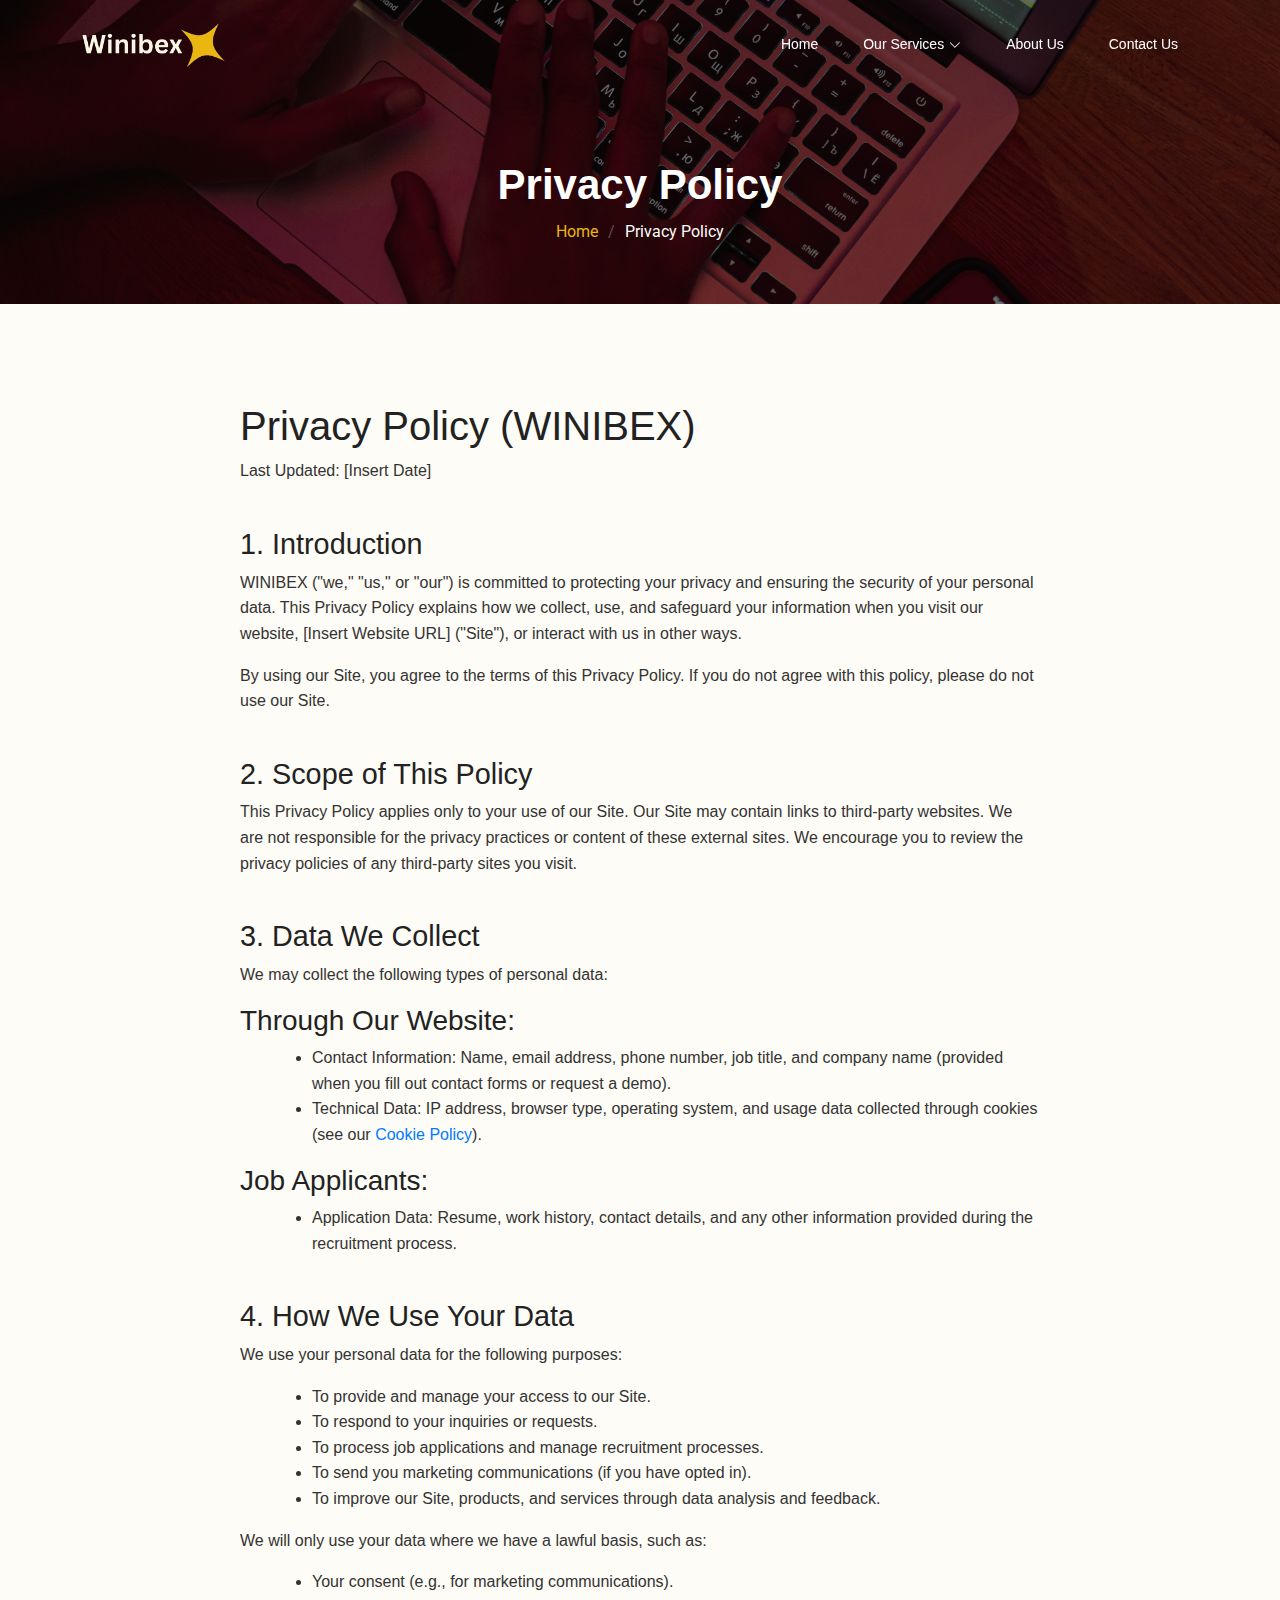
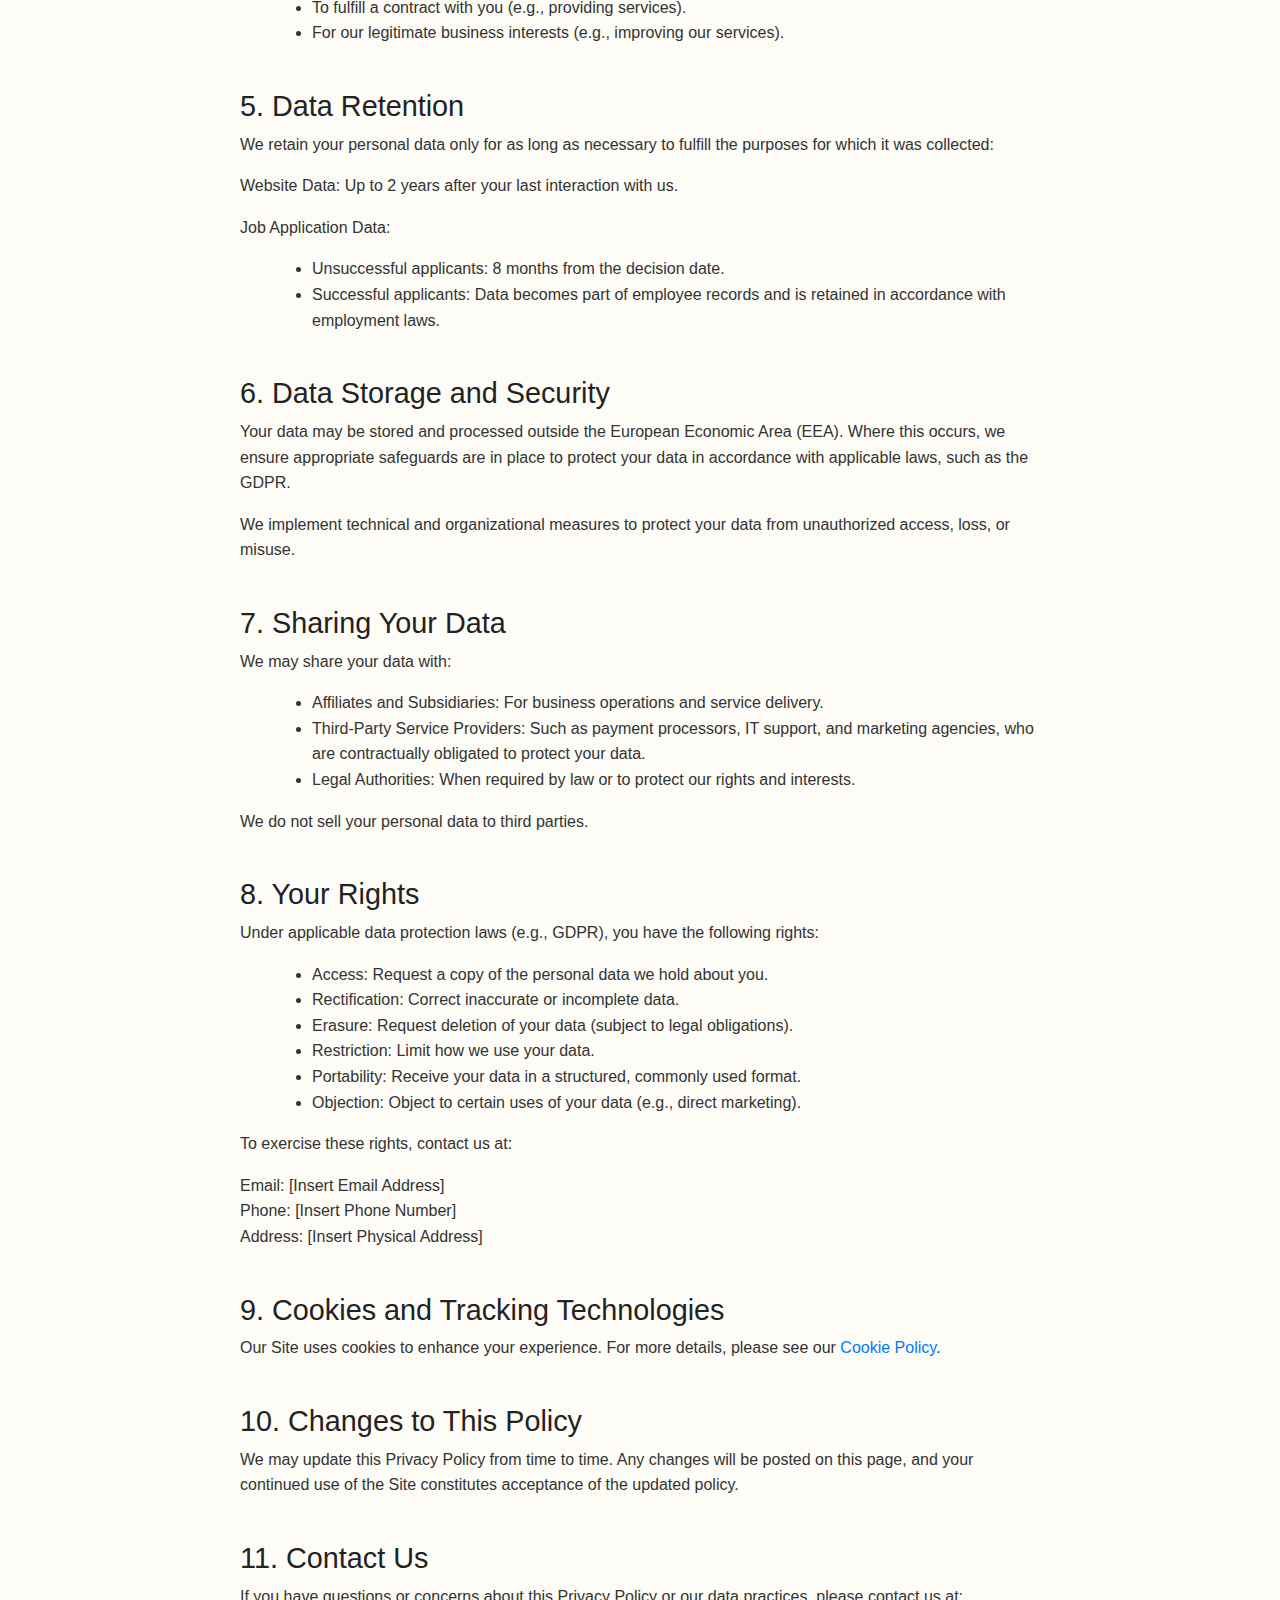
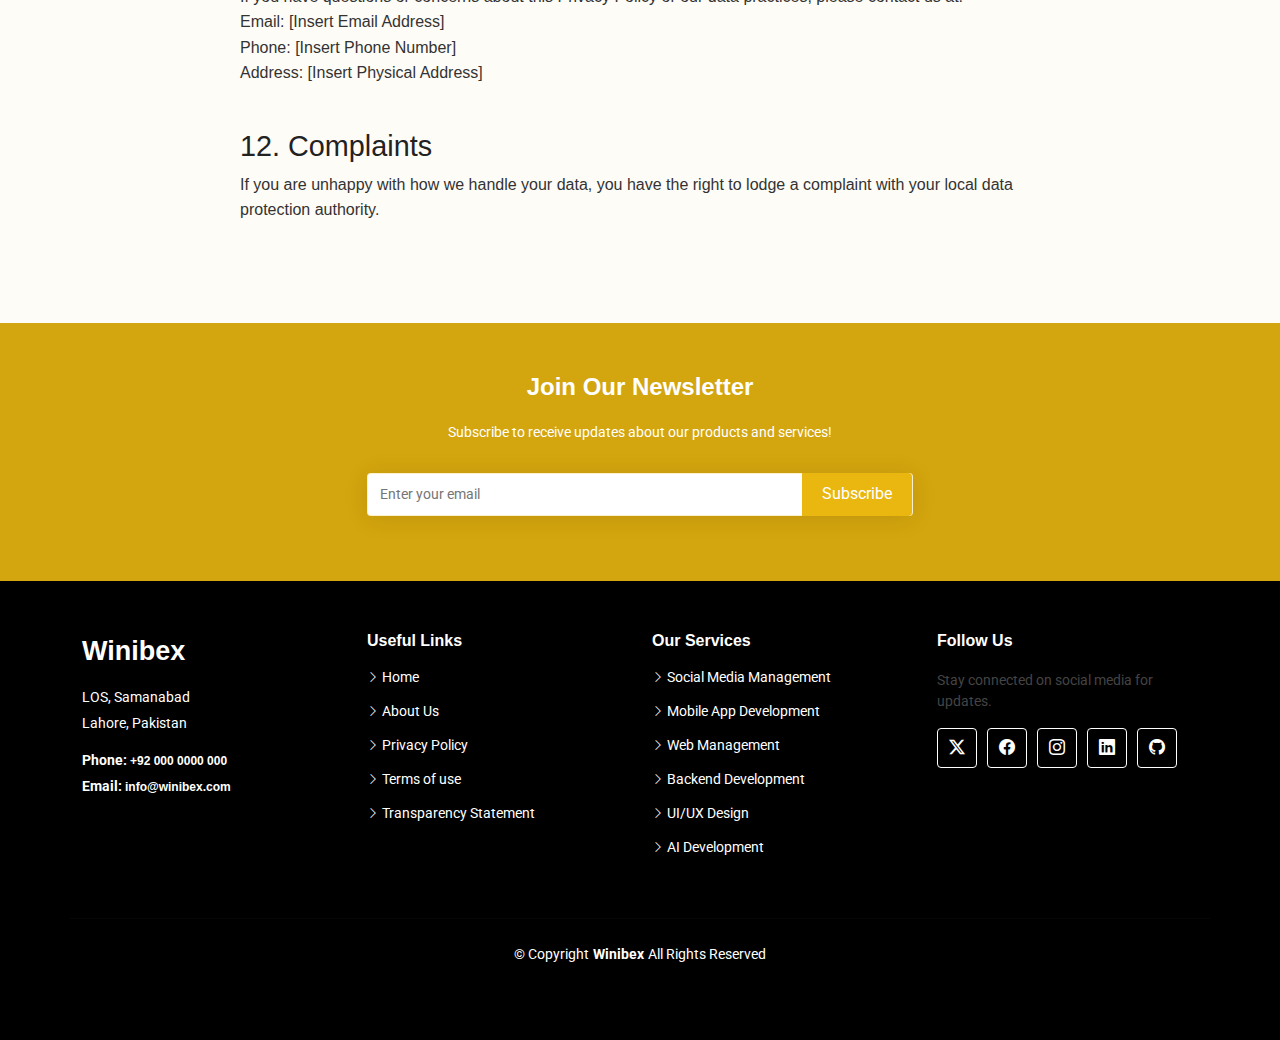
<file: pages/policy.html>
<!DOCTYPE html>
<html lang="en">
<head>
    <meta charset="utf-8">

    <meta content="width=device-width, initial-scale=1.0" name="viewport">

    <title>Winibex - Privacy Policy</title>

    <meta name="description"
        content="Contact Winibex for cutting-edge AI-driven software solutions, web development, and digital marketing services to help your business grow.">

    <meta name="keywords"
        content="AI software house, web development, digital marketing, AI solutions, software development, Winibex, Lahore, Pakistan, contact, inquiry">

    <meta name="robots" content="index, follow">
    <meta name="author" content="Winibex">

    <link rel="canonical" href="https://www.winibex.com/contact">

    <meta property="og:title" content="Contact Winibex - AI Software Solutions & Web Development Services">
    <meta property="og:description"
        content="Get in touch with Winibex for AI-driven software, web development, and marketing services to enhance business growth.">
    <meta property="og:image" content="https://www.winibex.com/assets/img/contact-banner.jpg">
    <meta property="og:url" content="https://www.winibex.com/contact">
    <meta property="og:type" content="website">

    <meta name="twitter:card" content="summary_large_image">
    <meta name="twitter:title" content="Contact Winibex - AI Software Solutions & Web Development">
    <meta name="twitter:description"
        content="Reach out to Winibex for innovative AI software and web development solutions to boost your business.">
    <meta name="twitter:image" content="https://www.winibex.com/assets/img/contact-banner.jpg">

    <link rel="icon" href="../assets/images/favicon final.png" type="image/x-icon">

    <link href="https://fonts.googleapis.com" rel="preconnect">
    <link href="https://fonts.gstatic.com" rel="preconnect" crossorigin>
    <link href="https://fonts.googleapis.com/css2?family=Roboto:wght@300;400;700&display=swap" rel="stylesheet">
    <link
        href="https://fonts.googleapis.com/css2?family=Roboto:ital,wght@0,100;0,300;0,400;0,500;0,700;0,900;1,100;1,300;1,400;1,500;1,700;1,900&family=Poppins:ital,wght@0,100;0,200;0,300;0,400;0,500;0,600;0,700;0,800;0,900;1,100;1,200;1,300;1,400;1,500;1,600;1,700;1,800;1,900&family=Raleway:ital,wght@0,100;0,200;0,300;0,400;0,500;0,600;0,700;0,800;0,900;1,100;1,200;1,300;1,400;1,500;1,600;1,700;1,800;1,900&display=swap"
        rel="stylesheet">

    <link href="../assets/vendor/bootstrap/css/bootstrap.min.css" rel="stylesheet">
    <link href="../assets/vendor/bootstrap-icons/bootstrap-icons.css" rel="stylesheet">

    <link href="../assets/css/main.css" rel="stylesheet">

    <script type="application/ld+json">
    {
      "@context": "https://schema.org",
      "@type": "Organization",
      "name": "Winibex",
      "url": "https://www.winibex.com/contact", 
      "logo": "https://www.winibex.com/assets/img/logo.png",
      "contactPoint": {
        "@type": "ContactPoint",
        "telephone": "+92 000 0000 000", 
        "contactType": "customer service",
        "areaServed": "PK",
        "availableLanguage": "English"
      },
      "sameAs": [
        "https://twitter.com/Winibex",
        "https://facebook.com/Winibex",
        "https://www.linkedin.com/company/winibex", 
        "https://www.instagram.com/winibex" 
      ]
    }
    </script>   
        
   
</head>
<body>

      <!-- Header Placeholder -->
      <div id="header-container"></div>
    


      <main>

        <div class="page-title dark-background" data-aos="fade"
        style="background-image: url(../assets/images/contact2.jpg);">
        <div class="container">
            <h1>Privacy Policy</h1>
            <nav class="breadcrumbs">
                <ol>
                    <li><a href="../index.html">Home</a></li>
                    <li class="current">Privacy Policy</li>
                </ol>
            </nav>
        </div>
    </div><br>
    <br>
  
    
        <div class="privacy-policy">

        
            <div>
                <h1>Privacy Policy (WINIBEX)</h1>
                <p>Last Updated: [Insert Date]</p>
            </div>
    
                <h2>1. Introduction</h2>
                <p>WINIBEX ("we," "us," or "our") is committed to protecting your privacy and ensuring the security of your personal data. This Privacy Policy explains how we collect, use, and safeguard your information when you visit our website, [Insert Website URL] ("Site"), or interact with us in other ways.</p>
                <p>By using our Site, you agree to the terms of this Privacy Policy. If you do not agree with this policy, please do not use our Site.</p>
    
                <h2>2. Scope of This Policy</h2>
                <p>This Privacy Policy applies only to your use of our Site. Our Site may contain links to third-party websites. We are not responsible for the privacy practices or content of these external sites. We encourage you to review the privacy policies of any third-party sites you visit.</p>
    
                <h2>3. Data We Collect</h2>
                <p>We may collect the following types of personal data:</p>
    
                <h3>Through Our Website:</h3>
                <ul>
                    <li>Contact Information: Name, email address, phone number, job title, and company name (provided when you fill out contact forms or request a demo).</li>
                    <li>Technical Data: IP address, browser type, operating system, and usage data collected through cookies (see our <a href="[Insert Link to Cookie Policy]">Cookie Policy</a>).</li> 
                </ul>
    
                <h3>Job Applicants:</h3>
                <ul>
                    <li>Application Data: Resume, work history, contact details, and any other information provided during the recruitment process.</li>
                </ul>
    
                <h2>4. How We Use Your Data</h2>
                <p>We use your personal data for the following purposes:</p>
                <ul>
                    <li>To provide and manage your access to our Site.</li>
                    <li>To respond to your inquiries or requests.</li>
                    <li>To process job applications and manage recruitment processes.</li>
                    <li>To send you marketing communications (if you have opted in).</li>
                    <li>To improve our Site, products, and services through data analysis and feedback.</li>
                </ul>
                <p>We will only use your data where we have a lawful basis, such as:</p>
                <ul>
                    <li>Your consent (e.g., for marketing communications).</li>
                    <li>To fulfill a contract with you (e.g., providing services).</li>
                    <li>For our legitimate business interests (e.g., improving our services).</li>
                </ul>
    
                <h2>5. Data Retention</h2>
                <p>We retain your personal data only for as long as necessary to fulfill the purposes for which it was collected:</p>
                <p>Website Data: Up to 2 years after your last interaction with us.</p>
                <p>Job Application Data:</p>
                <ul>
                    <li>Unsuccessful applicants: 8 months from the decision date.</li>
                    <li>Successful applicants: Data becomes part of employee records and is retained in accordance with employment laws.</li>
                </ul>
    
                <h2>6. Data Storage and Security</h2>
                <p>Your data may be stored and processed outside the European Economic Area (EEA). Where this occurs, we ensure appropriate safeguards are in place to protect your data in accordance with applicable laws, such as the GDPR.</p>
                <p>We implement technical and organizational measures to protect your data from unauthorized access, loss, or misuse.</p>
    
                <h2>7. Sharing Your Data</h2>
                <p>We may share your data with:</p>
                <ul>
                    <li>Affiliates and Subsidiaries: For business operations and service delivery.</li>
                    <li>Third-Party Service Providers: Such as payment processors, IT support, and marketing agencies, who are contractually obligated to protect your data.</li>
                    <li>Legal Authorities: When required by law or to protect our rights and interests.</li>
                </ul>
                <p>We do not sell your personal data to third parties.</p>
    
                <h2>8. Your Rights</h2>
                <p>Under applicable data protection laws (e.g., GDPR), you have the following rights:</p>
                <ul>
                    <li>Access: Request a copy of the personal data we hold about you.</li>
                    <li>Rectification: Correct inaccurate or incomplete data.</li>
                    <li>Erasure: Request deletion of your data (subject to legal obligations).</li>
                    <li>Restriction: Limit how we use your data.</li>
                    <li>Portability: Receive your data in a structured, commonly used format.</li>
                    <li>Objection: Object to certain uses of your data (e.g., direct marketing).</li>
                </ul>
                <p>To exercise these rights, contact us at:</p>
                <p>
                    Email: [Insert Email Address]<br>
                    Phone: [Insert Phone Number]<br>
                    Address: [Insert Physical Address]
                </p>
    
                <h2>9. Cookies and Tracking Technologies</h2>
                <p>Our Site uses cookies to enhance your experience. For more details, please see our <a href="[Insert Link to Cookie Policy]">Cookie Policy</a>.</p>
    
                <h2>10. Changes to This Policy</h2>
                <p>We may update this Privacy Policy from time to time. Any changes will be posted on this page, and your continued use of the Site constitutes acceptance of the updated policy.</p>
    
                <h2>11. Contact Us</h2>
                <p>
                    If you have questions or concerns about this Privacy Policy or our data practices, please contact us at:<br>
                    Email: [Insert Email Address]<br>
                    Phone: [Insert Phone Number]<br>
                    Address: [Insert Physical Address]
                </p>
    
                <h2>12. Complaints</h2>
                <p>If you are unhappy with how we handle your data, you have the right to lodge a complaint with your local data protection authority.</p>
            
        </div>    

      </main>
    
      <!-- Footer Placeholder -->
      <div id="footer-container"></div>

      <!-- Load Footer Script -->
      <script src="../components/footer.js"></script>

      <!-- Load Header Script -->
      <script src="../components/header.js"></script>

      <script src="../assets/js/main.js"></script>

        <script src="../assets/vendor/bootstrap/js/bootstrap.bundle.min.js"></script>
        <script src="../assets/vendor/aos/aos.js"></script>
        
</body>
</html>
</file>
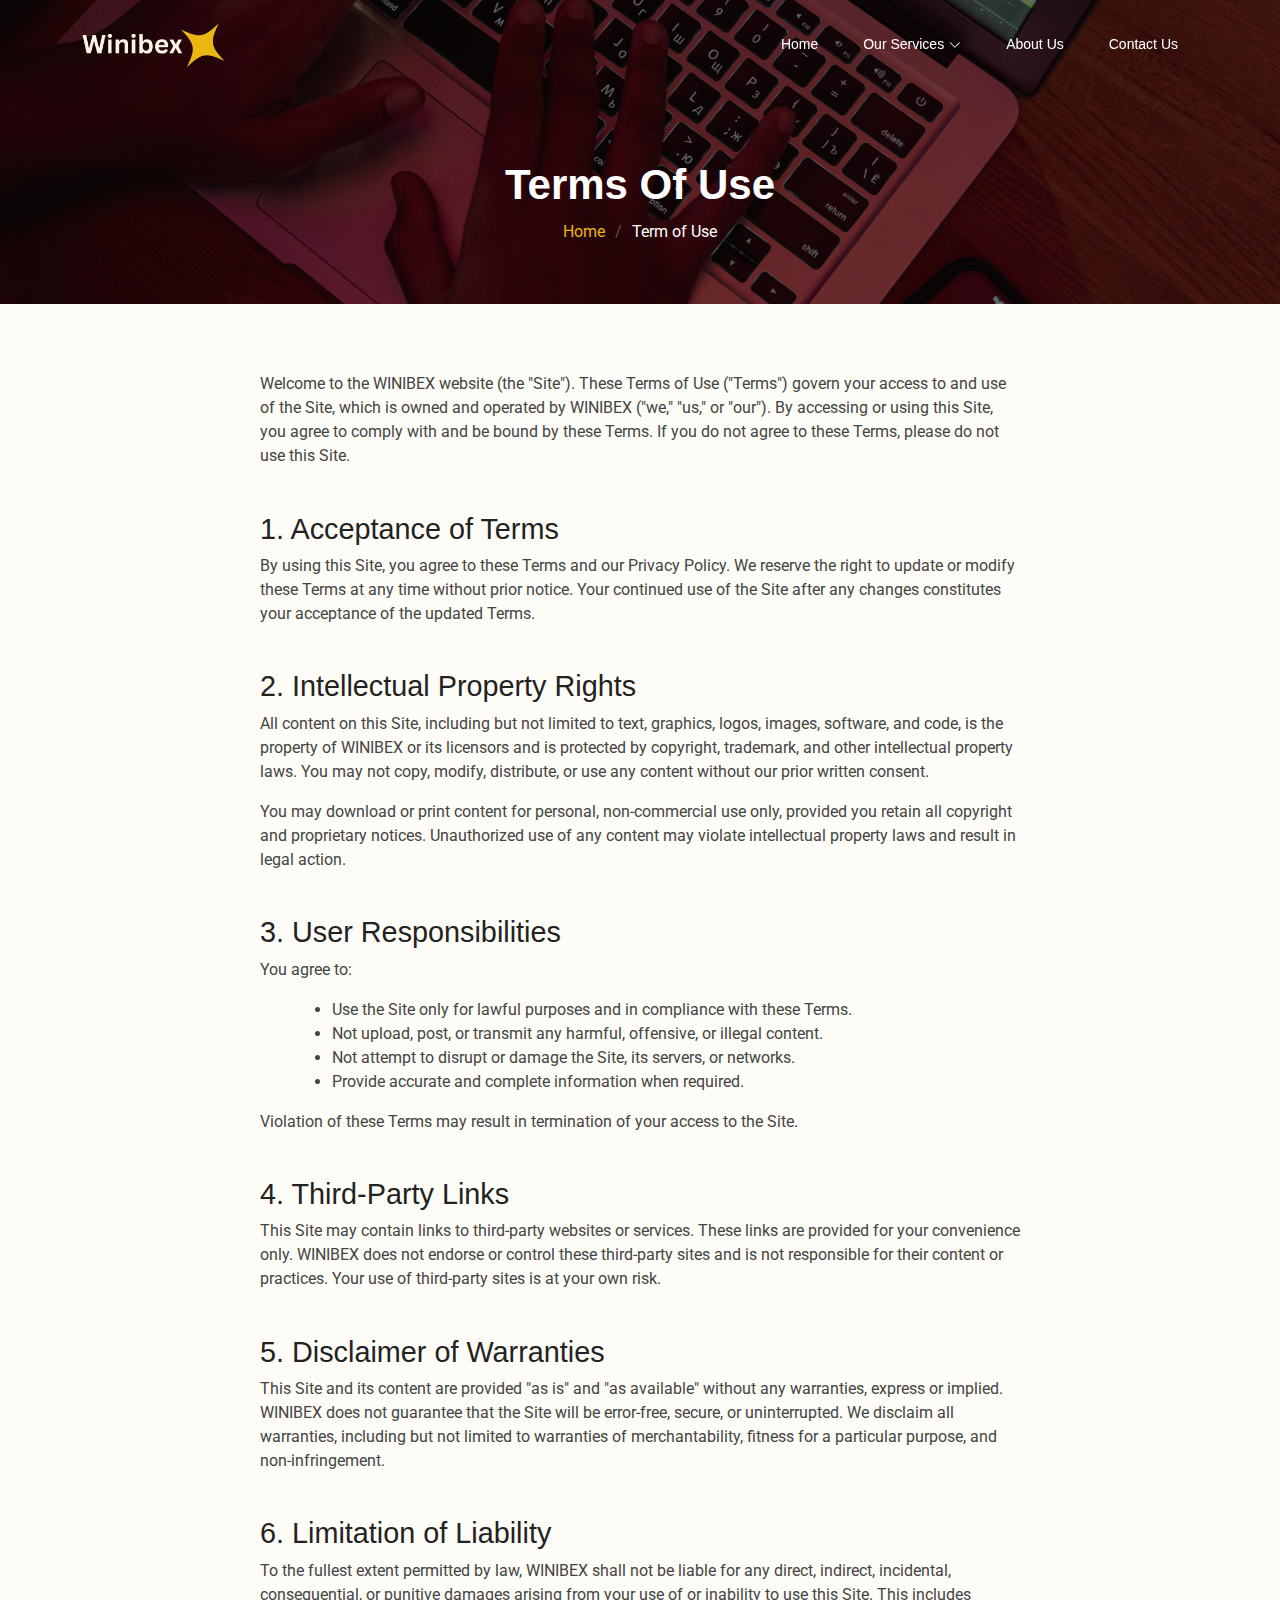
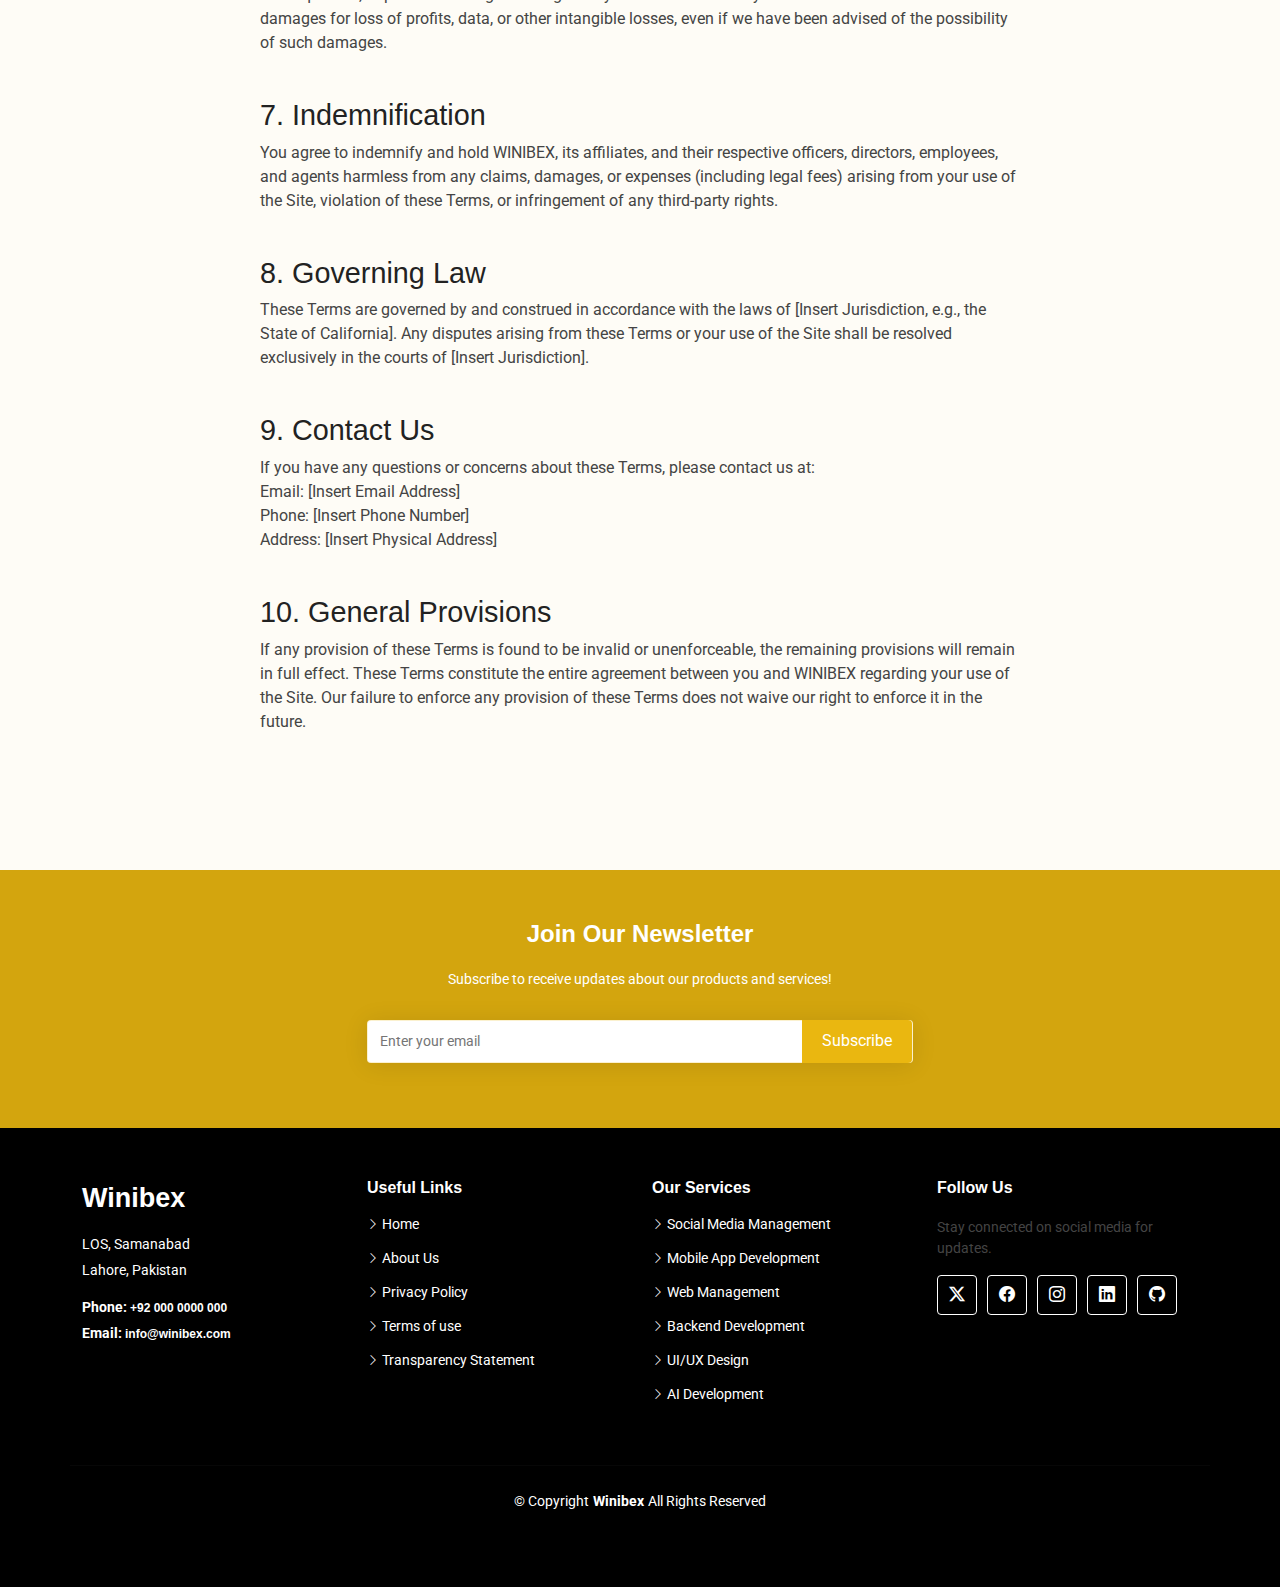
<file: pages/terms_of_use.html>
<!DOCTYPE html>
<html lang="en">

<head>
    <meta charset="utf-8">

    <meta content="width=device-width, initial-scale=1.0" name="viewport">

    <title>Winibex - Terms of Use</title>

    <meta name="description"
        content="Contact Winibex for cutting-edge AI-driven software solutions, web development, and digital marketing services to help your business grow.">

    <meta name="keywords"
        content="AI software house, web development, digital marketing, AI solutions, software development, Winibex, Lahore, Pakistan, contact, inquiry">

    <meta name="robots" content="index, follow">
    <meta name="author" content="Winibex">

    <link rel="canonical" href="https://www.winibex.com/contact">

    <meta property="og:title" content="Contact Winibex - AI Software Solutions & Web Development Services">
    <meta property="og:description"
        content="Get in touch with Winibex for AI-driven software, web development, and marketing services to enhance business growth.">
    <meta property="og:image" content="https://www.winibex.com/assets/img/contact-banner.jpg">
    <meta property="og:url" content="https://www.winibex.com/contact">
    <meta property="og:type" content="website">

    <meta name="twitter:card" content="summary_large_image">
    <meta name="twitter:title" content="Contact Winibex - AI Software Solutions & Web Development">
    <meta name="twitter:description"
        content="Reach out to Winibex for innovative AI software and web development solutions to boost your business.">
    <meta name="twitter:image" content="https://www.winibex.com/assets/img/contact-banner.jpg">

    <link rel="icon" href="../assets/images/favicon final.png" type="image/x-icon">

    <link href="https://fonts.googleapis.com" rel="preconnect">
    <link href="https://fonts.gstatic.com" rel="preconnect" crossorigin>
    <link href="https://fonts.googleapis.com/css2?family=Roboto:wght@300;400;700&display=swap" rel="stylesheet">
    <link
        href="https://fonts.googleapis.com/css2?family=Roboto:ital,wght@0,100;0,300;0,400;0,500;0,700;0,900;1,100;1,300;1,400;1,500;1,700;1,900&family=Poppins:ital,wght@0,100;0,200;0,300;0,400;0,500;0,600;0,700;0,800;0,900;1,100;1,200;1,300;1,400;1,500;1,600;1,700;1,800;1,900&family=Raleway:ital,wght@0,100;0,200;0,300;0,400;0,500;0,600;0,700;0,800;0,900;1,100;1,200;1,300;1,400;1,500;1,600;1,700;1,800;1,900&display=swap"
        rel="stylesheet">

    <link href="../assets/vendor/bootstrap/css/bootstrap.min.css" rel="stylesheet">
    <link href="../assets/vendor/bootstrap-icons/bootstrap-icons.css" rel="stylesheet">

    <link href="../assets/css/main.css" rel="stylesheet">

    <script type="application/ld+json">
    {
      "@context": "https://schema.org",
      "@type": "Organization",
      "name": "Winibex",
      "url": "https://www.winibex.com/contact", 
      "logo": "https://www.winibex.com/assets/img/logo.png",
      "contactPoint": {
        "@type": "ContactPoint",
        "telephone": "+92 000 0000 000", 
        "contactType": "customer service",
        "areaServed": "PK",
        "availableLanguage": "English"
      },
      "sameAs": [
        "https://twitter.com/Winibex",
        "https://facebook.com/Winibex",
        "https://www.linkedin.com/company/winibex", 
        "https://www.instagram.com/winibex" 
      ]
    }
    </script>   


</head>

<body>

    <!-- Header Placeholder -->
    <div id="header-container"></div>


    <main>

        <div class="page-title dark-background" data-aos="fade"
            style="background-image: url(../assets/images/contact2.jpg);">
            <div class="container">
                <h1>Terms Of Use</h1>
                <nav class="breadcrumbs">
                    <ol>
                        <li><a href="../index.html">Home</a></li>
                        <li class="current">Term of Use</li>
                    </ol>
                </nav>
            </div>
        </div><br>
        <br>

        <div class="term-of-use">

            <p>Welcome to the WINIBEX website (the "Site"). These Terms of Use ("Terms") govern your access to and use
                of
                the Site, which is owned and operated by WINIBEX ("we," "us," or "our"). By accessing or using this
                Site,
                you agree to comply with and be bound by these Terms. If you do not agree to these Terms, please do not
                use
                this Site.</p>

            <h2>1. Acceptance of Terms</h2>
            <p>By using this Site, you agree to these Terms and our Privacy Policy. We reserve the right to update or
                modify
                these Terms at any time without prior notice. Your continued use of the Site after any changes
                constitutes
                your acceptance of the updated Terms.</p>

            <h2>2. Intellectual Property Rights</h2>
            <p>All content on this Site, including but not limited to text, graphics, logos, images, software, and code,
                is
                the property of WINIBEX or its licensors and is protected by copyright, trademark, and other
                intellectual
                property laws. You may not copy, modify, distribute, or use any content without our prior written
                consent.
            </p>
            <p>You may download or print content for personal, non-commercial use only, provided you retain all
                copyright
                and proprietary notices. Unauthorized use of any content may violate intellectual property laws and
                result
                in legal action.</p>

            <h2>3. User Responsibilities</h2>
            <p>You agree to:</p>
            <ul>
                <li>Use the Site only for lawful purposes and in compliance with these Terms.</li>
                <li>Not upload, post, or transmit any harmful, offensive, or illegal content.</li>
                <li>Not attempt to disrupt or damage the Site, its servers, or networks.</li>
                <li>Provide accurate and complete information when required.</li>
            </ul>
            <p>Violation of these Terms may result in termination of your access to the Site.</p>

            <h2>4. Third-Party Links</h2>
            <p>This Site may contain links to third-party websites or services. These links are provided for your
                convenience only. WINIBEX does not endorse or control these third-party sites and is not responsible for
                their content or practices. Your use of third-party sites is at your own risk.</p>

            <h2>5. Disclaimer of Warranties</h2>
            <p>This Site and its content are provided "as is" and "as available" without any warranties, express or
                implied.
                WINIBEX does not guarantee that the Site will be error-free, secure, or uninterrupted. We disclaim all
                warranties, including but not limited to warranties of merchantability, fitness for a particular
                purpose,
                and non-infringement.</p>

            <h2>6. Limitation of Liability</h2>
            <p>To the fullest extent permitted by law, WINIBEX shall not be liable for any direct, indirect, incidental,
                consequential, or punitive damages arising from your use of or inability to use this Site. This includes
                damages for loss of profits, data, or other intangible losses, even if we have been advised of the
                possibility of such damages.</p>

            <h2>7. Indemnification</h2>
            <p>You agree to indemnify and hold WINIBEX, its affiliates, and their respective officers, directors,
                employees,
                and agents harmless from any claims, damages, or expenses (including legal fees) arising from your use
                of
                the Site, violation of these Terms, or infringement of any third-party rights.</p>

            <h2>8. Governing Law</h2>
            <p>These Terms are governed by and construed in accordance with the laws of [Insert Jurisdiction, e.g., the
                State of California]. Any disputes arising from these Terms or your use of the Site shall be resolved
                exclusively in the courts of [Insert Jurisdiction].</p>

            <h2>9. Contact Us</h2>
            <p>
                If you have any questions or concerns about these Terms, please contact us at:<br>
                Email: [Insert Email Address]<br>
                Phone: [Insert Phone Number]<br>
                Address: [Insert Physical Address]
            </p>

            <h2>10. General Provisions</h2>
            <p>If any provision of these Terms is found to be invalid or unenforceable, the remaining provisions will
                remain
                in full effect. These Terms constitute the entire agreement between you and WINIBEX regarding your use
                of
                the Site. Our failure to enforce any provision of these Terms does not waive our right to enforce it in
                the
                future.</p>

        
        </div>

    </main>

    <!-- Footer Placeholder -->
    <div id="footer-container"></div>

    <!-- Load Footer Script -->
    <script src="../components/footer.js"></script>

    <!-- Load Header Script -->
    <script src="../components/header.js"></script>

    <script src="../assets/js/main.js"></script>

    <script src="../assets/vendor/bootstrap/js/bootstrap.bundle.min.js"></script>
    <script src="../assets/vendor/aos/aos.js"></script>
</body>

</html>
</file>
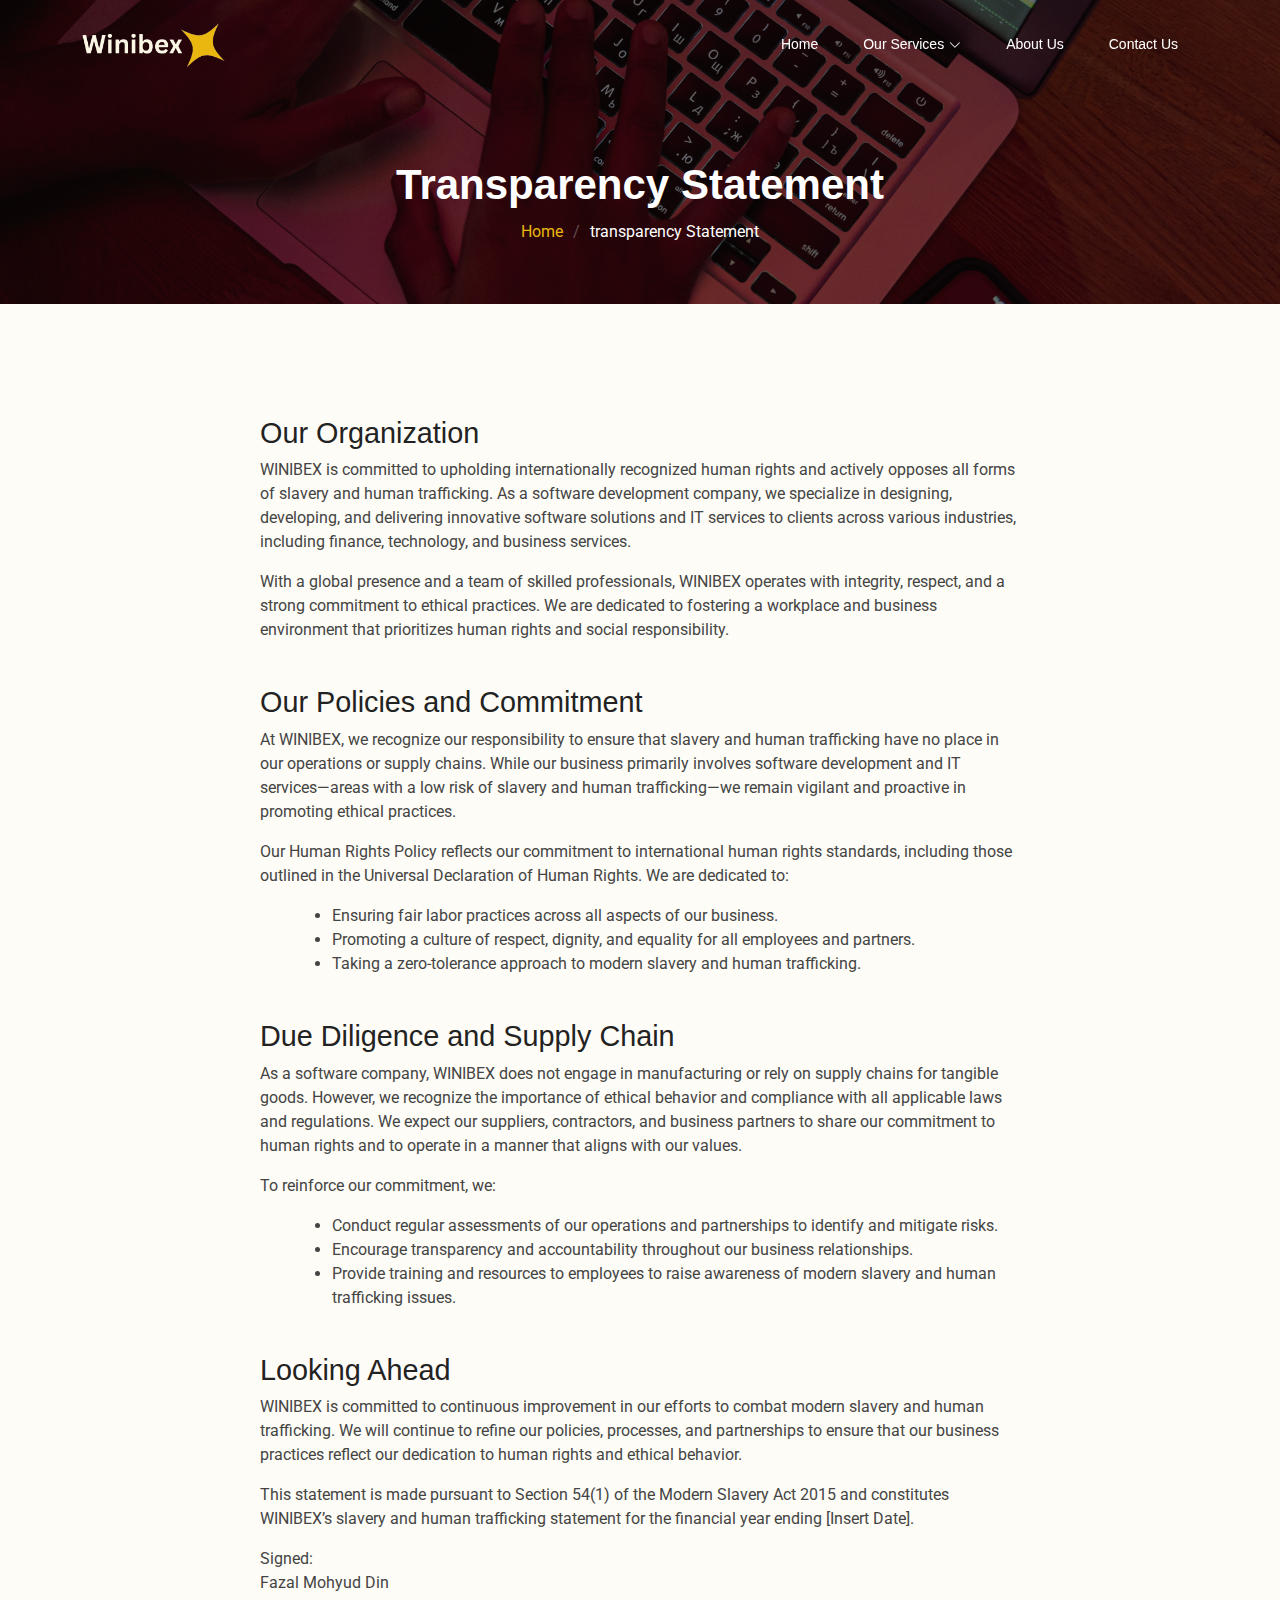
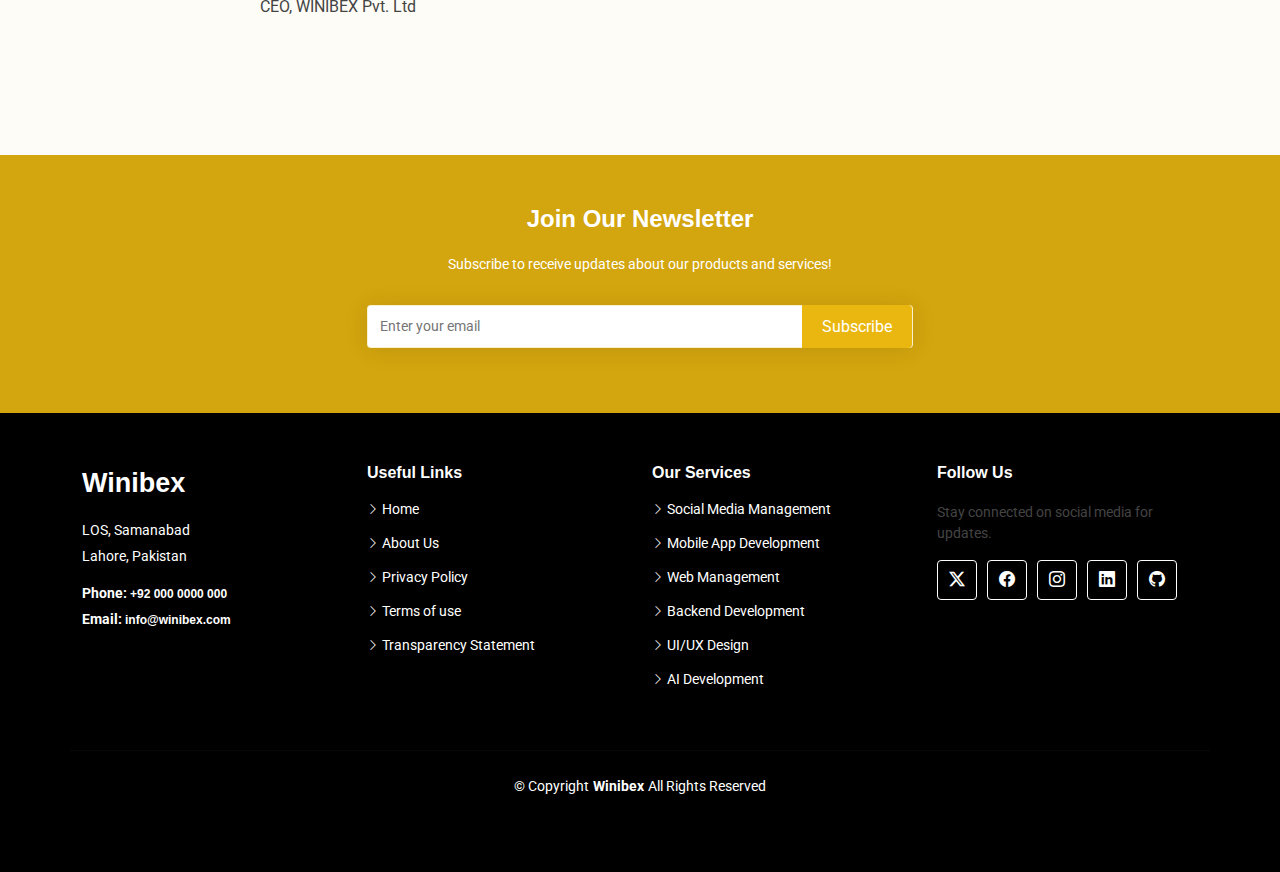
<file: pages/transparency_statement.html>
<!DOCTYPE html>
<html lang="en">
<head>
    <meta charset="utf-8">

    <meta content="width=device-width, initial-scale=1.0" name="viewport">

    <title>Winibex - Terms of Use</title>

    <meta name="description"
        content="Contact Winibex for cutting-edge AI-driven software solutions, web development, and digital marketing services to help your business grow.">

    <meta name="keywords"
        content="AI software house, web development, digital marketing, AI solutions, software development, Winibex, Lahore, Pakistan, contact, inquiry">

    <meta name="robots" content="index, follow">
    <meta name="author" content="Winibex">

    <link rel="canonical" href="https://www.winibex.com/contact">

    <meta property="og:title" content="Contact Winibex - AI Software Solutions & Web Development Services">
    <meta property="og:description"
        content="Get in touch with Winibex for AI-driven software, web development, and marketing services to enhance business growth.">
    <meta property="og:image" content="https://www.winibex.com/assets/img/contact-banner.jpg">
    <meta property="og:url" content="https://www.winibex.com/contact">
    <meta property="og:type" content="website">

    <meta name="twitter:card" content="summary_large_image">
    <meta name="twitter:title" content="Contact Winibex - AI Software Solutions & Web Development">
    <meta name="twitter:description"
        content="Reach out to Winibex for innovative AI software and web development solutions to boost your business.">
    <meta name="twitter:image" content="https://www.winibex.com/assets/img/contact-banner.jpg">

    <link rel="icon" href="../assets/images/favicon final.png" type="image/x-icon">

    <link href="https://fonts.googleapis.com" rel="preconnect">
    <link href="https://fonts.gstatic.com" rel="preconnect" crossorigin>
    <link href="https://fonts.googleapis.com/css2?family=Roboto:wght@300;400;700&display=swap" rel="stylesheet">
    <link
        href="https://fonts.googleapis.com/css2?family=Roboto:ital,wght@0,100;0,300;0,400;0,500;0,700;0,900;1,100;1,300;1,400;1,500;1,700;1,900&family=Poppins:ital,wght@0,100;0,200;0,300;0,400;0,500;0,600;0,700;0,800;0,900;1,100;1,200;1,300;1,400;1,500;1,600;1,700;1,800;1,900&family=Raleway:ital,wght@0,100;0,200;0,300;0,400;0,500;0,600;0,700;0,800;0,900;1,100;1,200;1,300;1,400;1,500;1,600;1,700;1,800;1,900&display=swap"
        rel="stylesheet">

    <link href="../assets/vendor/bootstrap/css/bootstrap.min.css" rel="stylesheet">
    <link href="../assets/vendor/bootstrap-icons/bootstrap-icons.css" rel="stylesheet">

    <link href="../assets/css/main.css" rel="stylesheet">

    <script type="application/ld+json">
    {
      "@context": "https://schema.org",
      "@type": "Organization",
      "name": "Winibex",
      "url": "https://www.winibex.com/contact", 
      "logo": "https://www.winibex.com/assets/img/logo.png",
      "contactPoint": {
        "@type": "ContactPoint",
        "telephone": "+92 000 0000 000", 
        "contactType": "customer service",
        "areaServed": "PK",
        "availableLanguage": "English"
      },
      "sameAs": [
        "https://twitter.com/Winibex",
        "https://facebook.com/Winibex",
        "https://www.linkedin.com/company/winibex", 
        "https://www.instagram.com/winibex" 
      ]
    }
    </script> 
       

       
</head>
<body>
    
      <!-- Header Placeholder -->
      <div id="header-container"></div>
    

        <main>
            <div class="page-title dark-background" data-aos="fade"
        style="background-image: url(../assets/images/contact2.jpg);">
        <div class="container">
            <h1>Transparency Statement</h1>
            <nav class="breadcrumbs">
                <ol>
                    <li><a href="../index.html">Home</a></li>
                    <li class="current">transparency Statement</li>
                </ol>
            </nav>
        </div>
    </div><br>
    <br>
            <div class="transparency-statement">
            <h2>Our Organization</h2>
            <p>WINIBEX is committed to upholding internationally recognized human rights and actively opposes all forms of slavery and human trafficking. As a software development company, we specialize in designing, developing, and delivering innovative software solutions and IT services to clients across various industries, including finance, technology, and business services.</p>
            <p>With a global presence and a team of skilled professionals, WINIBEX operates with integrity, respect, and a strong commitment to ethical practices. We are dedicated to fostering a workplace and business environment that prioritizes human rights and social responsibility.</p>

            <h2>Our Policies and Commitment</h2>
            <p>At WINIBEX, we recognize our responsibility to ensure that slavery and human trafficking have no place in our operations or supply chains. While our business primarily involves software development and IT services—areas with a low risk of slavery and human trafficking—we remain vigilant and proactive in promoting ethical practices.</p>
            <p>Our Human Rights Policy reflects our commitment to international human rights standards, including those outlined in the Universal Declaration of Human Rights. We are dedicated to:</p>
            <ul>
                <li>Ensuring fair labor practices across all aspects of our business.</li>
                <li>Promoting a culture of respect, dignity, and equality for all employees and partners.</li>
                <li>Taking a zero-tolerance approach to modern slavery and human trafficking.</li>
            </ul>

            <h2>Due Diligence and Supply Chain</h2>
            <p>As a software company, WINIBEX does not engage in manufacturing or rely on supply chains for tangible goods. However, we recognize the importance of ethical behavior and compliance with all applicable laws and regulations. We expect our suppliers, contractors, and business partners to share our commitment to human rights and to operate in a manner that aligns with our values.</p>
            <p>To reinforce our commitment, we:</p>
            <ul>
                <li>Conduct regular assessments of our operations and partnerships to identify and mitigate risks.</li>
                <li>Encourage transparency and accountability throughout our business relationships.</li>
                <li>Provide training and resources to employees to raise awareness of modern slavery and human trafficking issues.</li>
            </ul>

            <h2>Looking Ahead</h2>
            <p>WINIBEX is committed to continuous improvement in our efforts to combat modern slavery and human trafficking. We will continue to refine our policies, processes, and partnerships to ensure that our business practices reflect our dedication to human rights and ethical behavior.</p>

            <p>This statement is made pursuant to Section 54(1) of the Modern Slavery Act 2015 and constitutes WINIBEX’s slavery and human trafficking statement for the financial year ending [Insert Date].</p>

            <p>Signed:<br>
            Fazal Mohyud Din<br>
            CEO, WINIBEX Pvt. Ltd</p>

        </div>
        </main>

       

       <!-- Footer Placeholder -->
       <div id="footer-container"></div>

       <!-- Load Footer Script -->
       <script src="../components/footer.js"></script>
 
       <!-- Load Header Script -->
       <script src="../components/header.js"></script>
 
       <script src="../assets/js/main.js"></script>
 
         <script src="../assets/vendor/bootstrap/js/bootstrap.bundle.min.js"></script>
         <script src="../assets/vendor/aos/aos.js"></script>
</body>
</html>
</file>
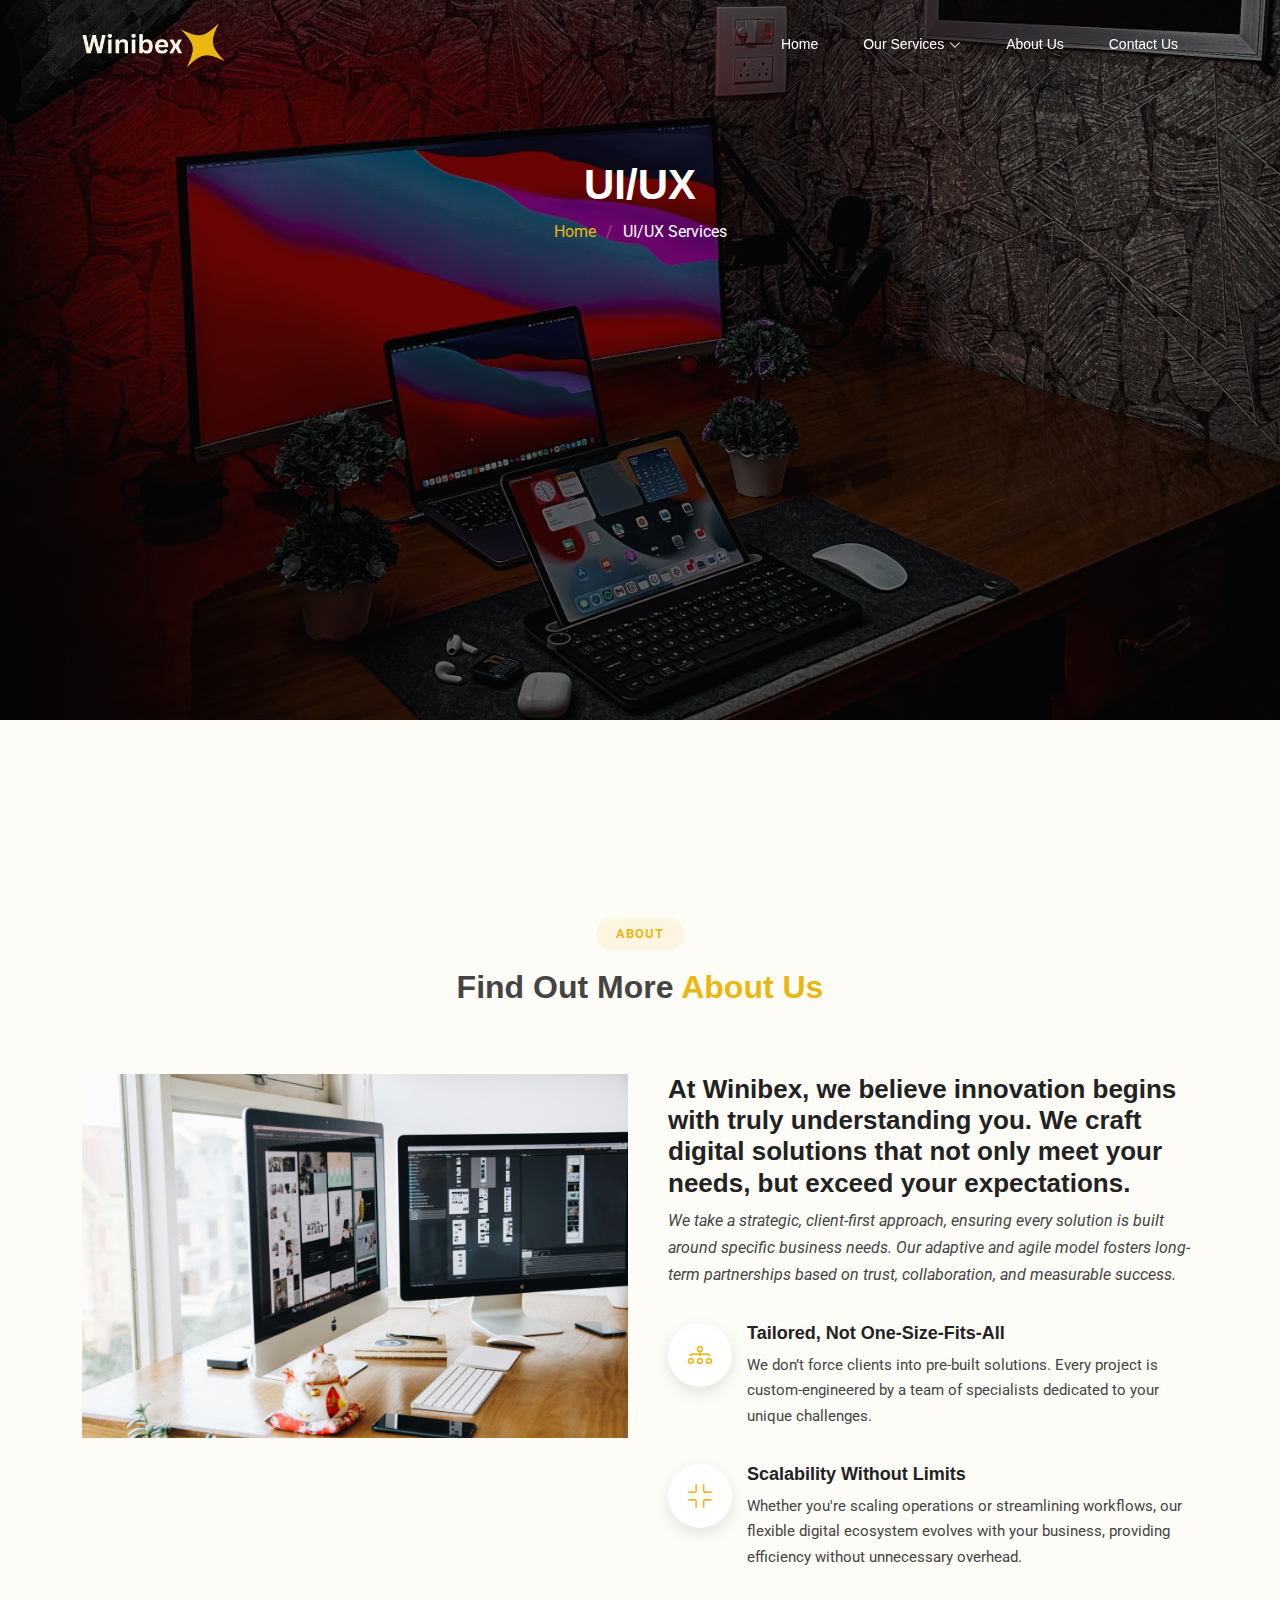
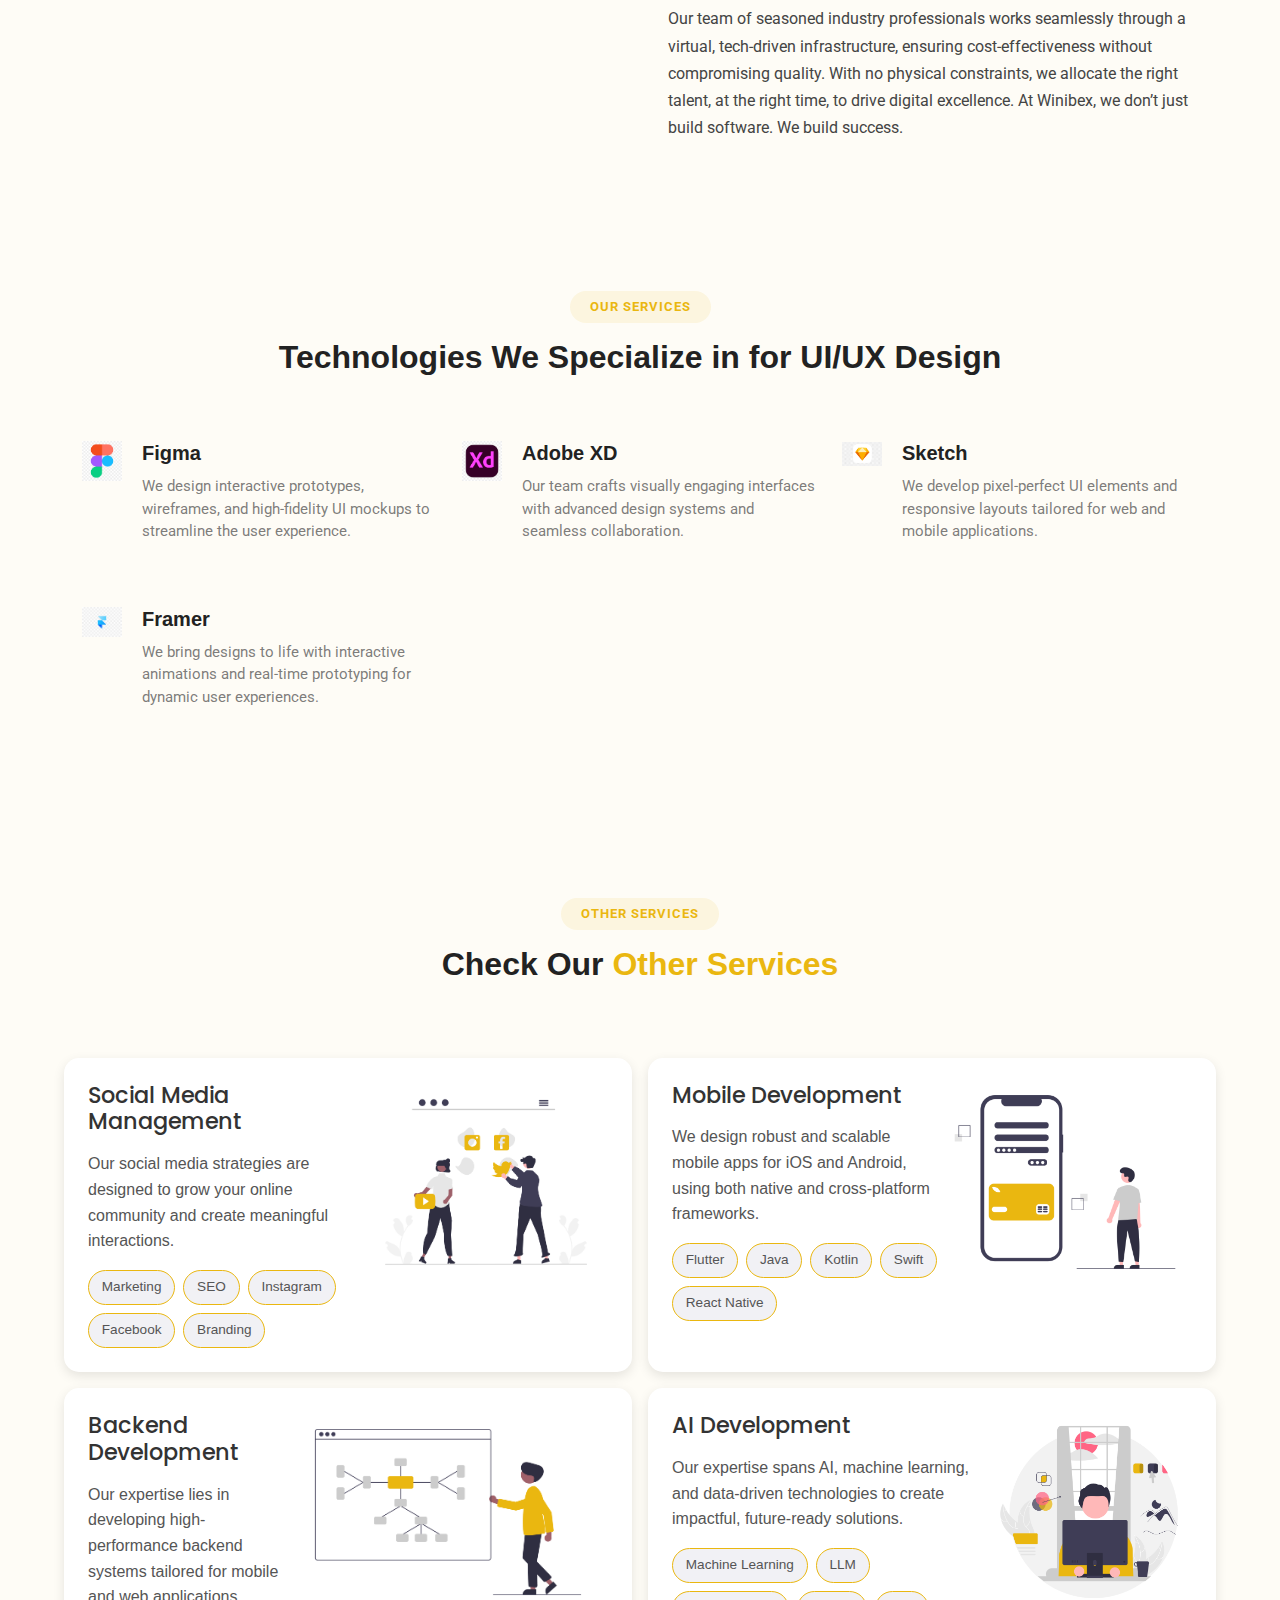
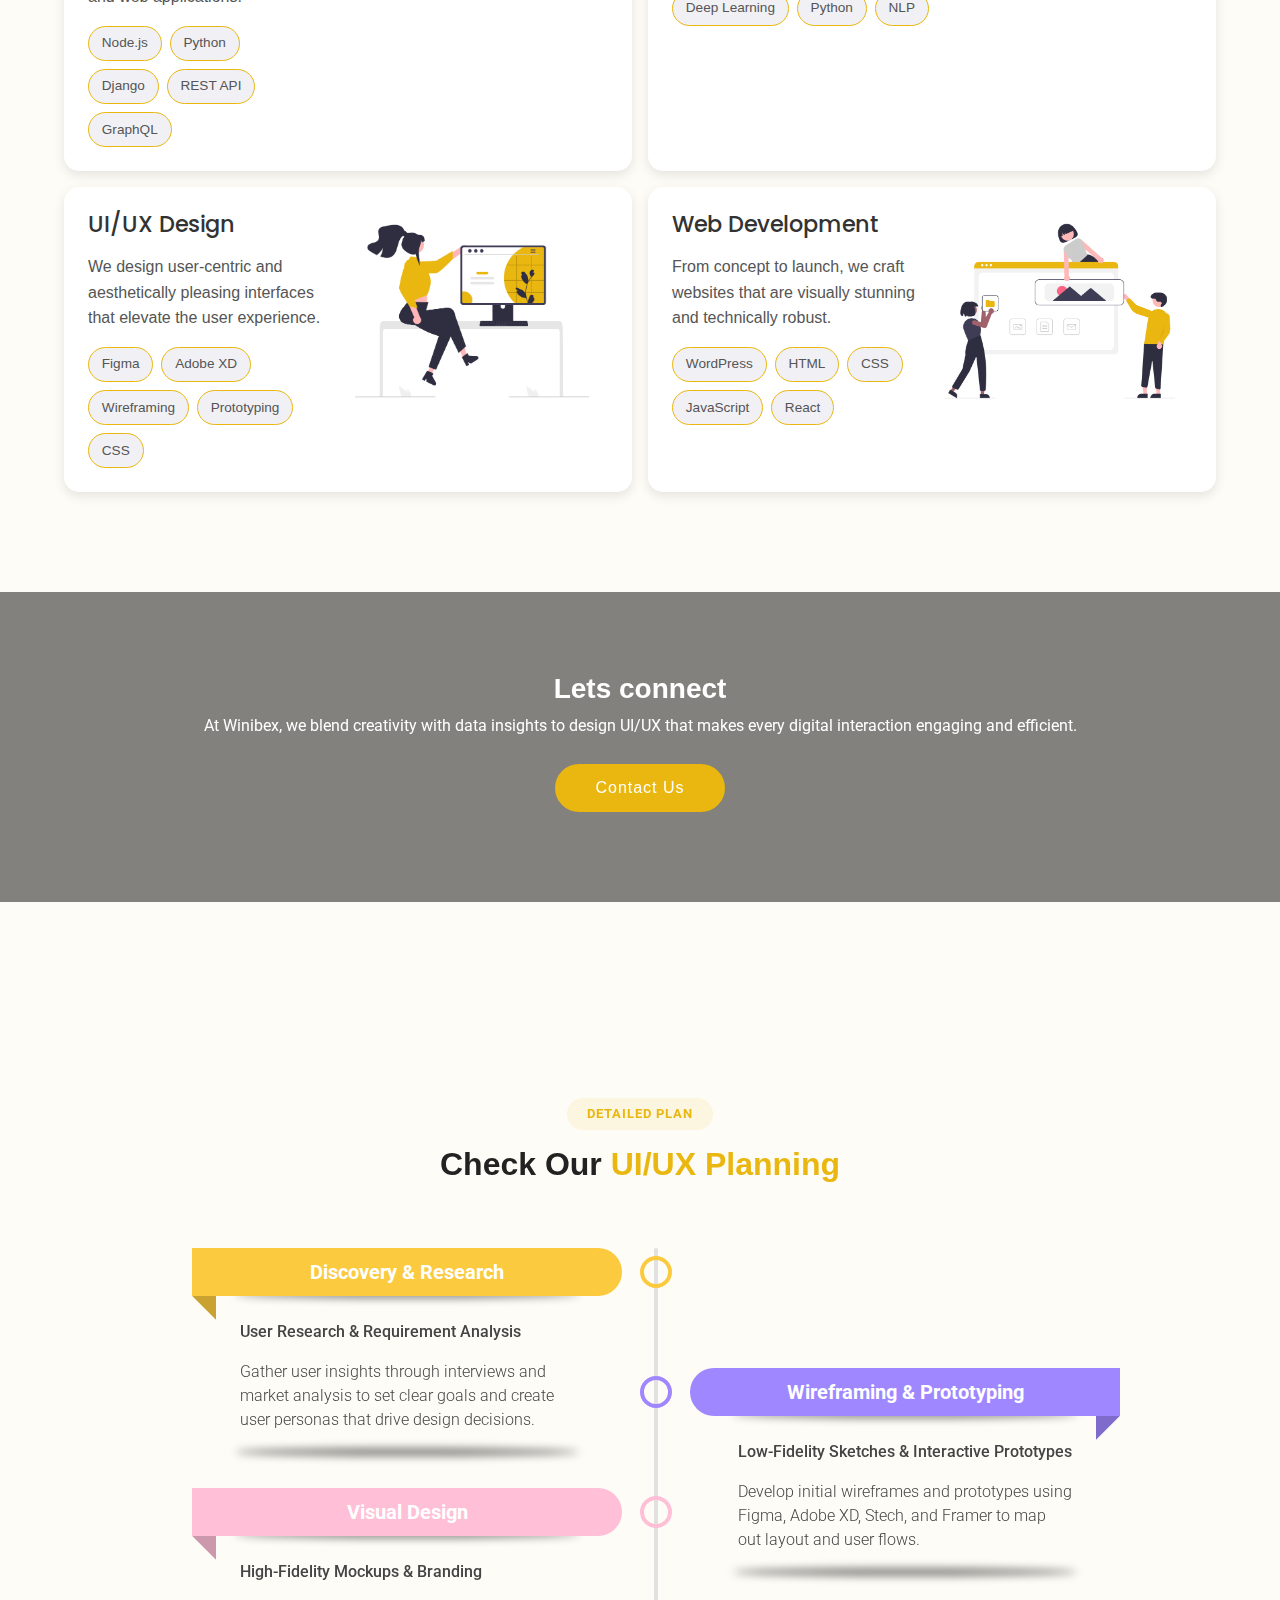
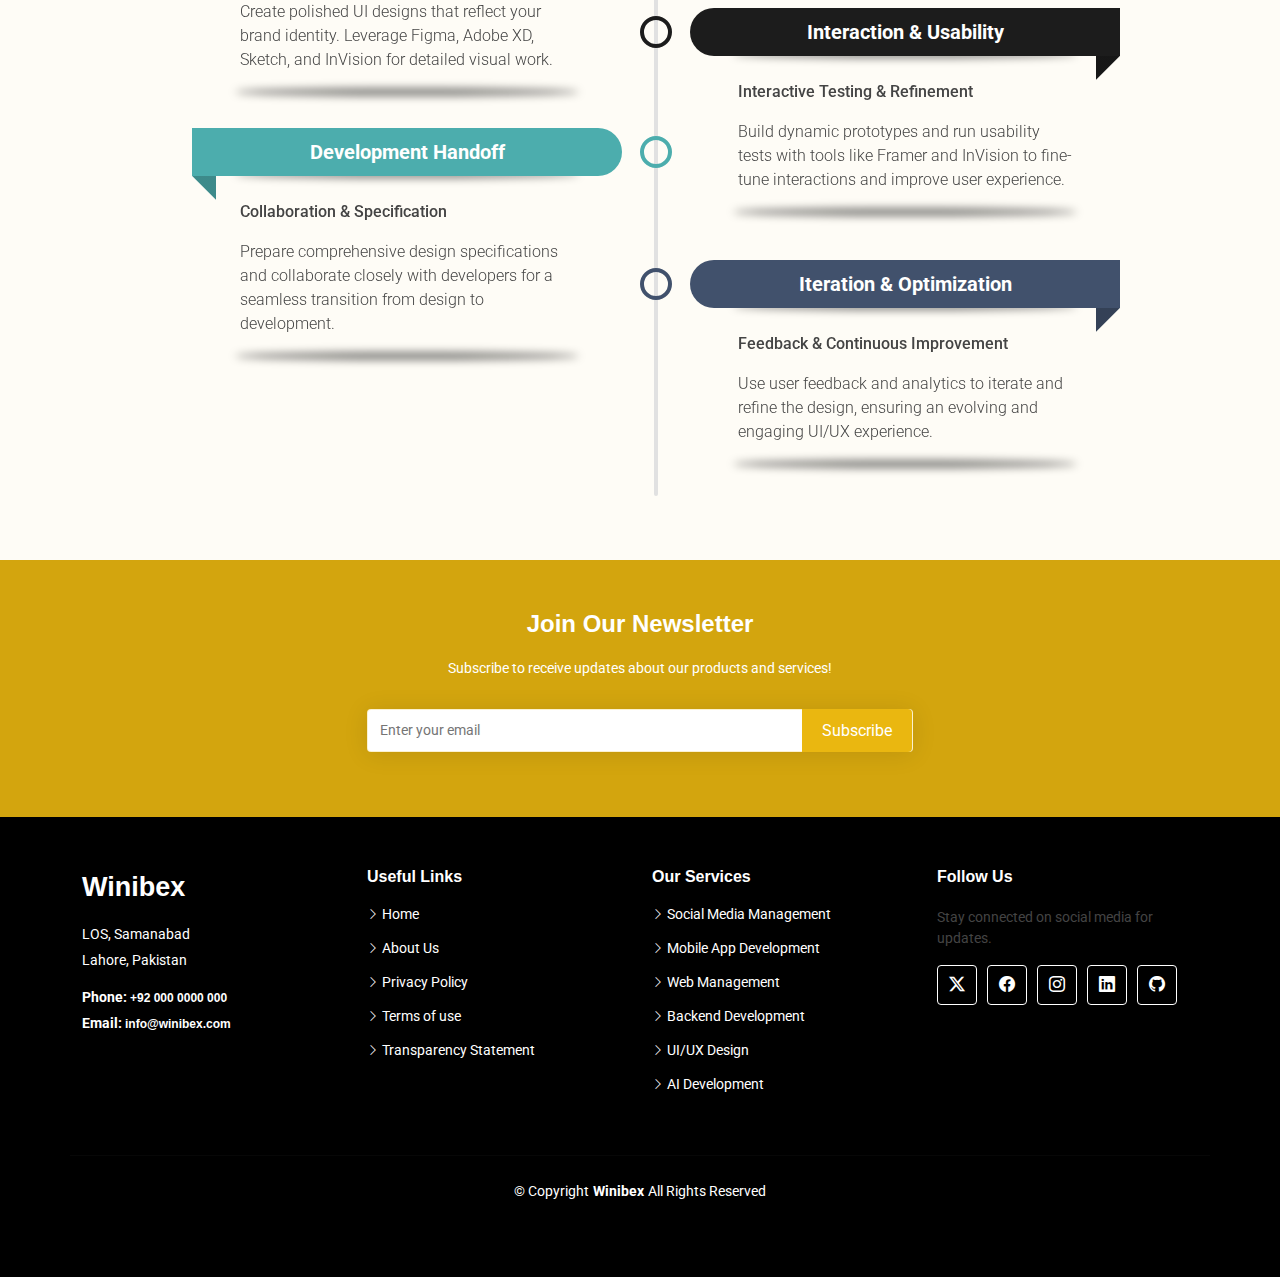
<file: pages/ui-ux service.html>
<!DOCTYPE html>
<html lang="en">

<head>
  <meta charset="utf-8">

  <meta content="width=device-width, initial-scale=1.0" name="viewport">

  <title>Expert UX/UI Design Services - Winibex</title>

  <meta name="description"
    content="Boost your brand with Winibex's Social Media Management Services in Lahore. We create engaging content, manage campaigns, and drive results. Contact us!">

  <meta name="keywords"
    content="Social Media Management Services, Social Media Marketing Agency, Facebook Management, Instagram Management, LinkedIn Management, Social Media Content Creation, Social Media Analytics, Winibex, Lahore, Pakistan">

  <meta name="robots" content="index, follow">
  <meta name="author" content="Winibex">

  <link rel="canonical" href="https://www.winibex.com/services/social-media-management">

  <meta property="og:title" content="Expert Social Media Management Services | Winibex">
  <meta property="og:description"
    content="Drive brand awareness and engagement with Winibex's Social Media Management Services. We handle everything from content to analytics.">
  <meta property="og:image" content="https://www.winibex.com/assets/img/social-media-management-banner.jpg">
  <meta property="og:url" content="https://www.winibex.com/services/social-media-management">
  <meta property="og:type" content="website">

  <meta name="twitter:card" content="summary_large_image">
  <meta name="twitter:title" content="Social Media Management | Winibex | Lahore">
  <meta name="twitter:description"
    content="Increase your online presence with Winibex's tailored social media management solutions. Contact us today!">
  <meta name="twitter:image" content="https://www.winibex.com/assets/img/social-media-management-banner.jpg">
  <link rel="icon" href="../assets/images/favicon final.png" type="image/x-icon">

  <link href="https://fonts.googleapis.com" rel="preconnect">
  <link href="https://fonts.gstatic.com" rel="preconnect" crossorigin>
  <link href="https://fonts.googleapis.com/css2?family=Roboto:wght@300;400;700&display=swap" rel="stylesheet">
  <link
    href="https://fonts.googleapis.com/css2?family=Roboto:ital,wght@0,100;0,300;0,400;0,500;0,700;0,900;1,100;1,300;1,400;1,500;1,600;1,700;1,800;1,900&family=Poppins:ital,wght@0,100;0,200;0,300;0,400;0,500;0,600;0,700;0,800;0,900;1,100;1,200;1,300;1,400;1,500;1,600;1,700;1,800;1,900&family=Raleway:ital,wght@0,100;0,200;0,300;0,400;0,500;0,600;0,700;0,800;0,900;1,100;1,200;1,300;1,400;1,500;1,600;1,700;1,800;1,900&display=swap"
    rel="stylesheet">

  <link href="../assets/vendor/bootstrap/css/bootstrap.min.css" rel="stylesheet">
  <link href="../assets/vendor/bootstrap-icons/bootstrap-icons.css" rel="stylesheet">

  <link href="../assets/css/main.css" rel="stylesheet">

  <script type="application/ld+json">
    {
        "@context": "https://schema.org",
        "@type": "Service",
        "name": "Social Media Management",
        "description": "Winibex provides comprehensive social media management services, including content creation, campaign management, and analytics reporting.",
        "provider": {
            "@type": "Organization",
            "name": "Winibex",
            "url": "https://www.winibex.com"
        },
        "serviceType": "Social Media Marketing",
        "areaServed": {
          "@type": "City",
          "name": "Lahore",
          "address": {
            "@type": "PostalAddress",
            "addressLocality": "Lahore",
            "addressRegion": "Punjab",
            "addressCountry": "PK"
          }
        },
        "url": "https://www.winibex.com/services/social-media-management",
        "offers": {
            "@type": "Offer",
            "priceCurrency": "PKR",
            "price": "Contact for Quote"
        }
    }
    </script>
</head>


<body class="service-page">

  <!-- Header Placeholder -->
  <div id="header-container"></div>

  <main class="main">

    <!-- Page Title with Background -->
    <div class="page-title dark-background" data-aos="fade"
      style="background-image: url(../assets/images/ui-ux/ui2.jpg); height: 80vh;">
      <div class="container">
        <h1>UI/UX</h1>
        <nav class="breadcrumbs">
          <ol>
            <li><a href="../index.html">Home</a></li>
            <li class="current">UI/UX Services</li>
          </ol>
        </nav>
      </div>
    </div><!-- End Page Title -->

    <!-- About Section -->
    <section id="about" class="about section light-background">

      <!-- Section Title -->
      <div class="container section-title" data-aos="fade-up">
        <br>
        <br>
        <h2>About</h2>
        <p><span>Find Out More</span> <span class="description-title">About Us</span></p>
      </div><!-- End Section Title -->

      <div class="container">

        <div class="row gy-3">

          <div class="col-lg-6" data-aos="fade-up" data-aos-delay="100">
            <img src="../assets/images/ui-ux/ui1.jpg" alt="" class="img-fluid">
          </div>

          <div class="col-lg-6 d-flex flex-column justify-content-start" data-aos="fade-up" data-aos-delay="200">
            <div class="about-content ps-0 ps-lg-3">
              <h3>At Winibex, we believe innovation begins with truly understanding you. We craft digital solutions that
                not only meet your needs, but exceed your expectations.</h3>
              <p class="fst-italic">
                We take a strategic, client-first approach, ensuring every solution is built around specific business
                needs. Our adaptive and agile model fosters long-term partnerships based on trust, collaboration, and
                measurable success.
              </p>
              <ul>
                <li>
                  <i class="bi bi-diagram-3"></i>
                  <div>
                    <h4>Tailored, Not One-Size-Fits-All </h4>
                    <p>We don’t force clients into pre-built solutions. Every project is custom-engineered by a team of
                      specialists dedicated to your unique challenges.</p>
                  </div>
                </li>
                <li>
                  <i class="bi bi-fullscreen-exit"></i>
                  <div>
                    <h4>Scalability Without Limits </h4>
                    <p>Whether you're scaling operations or streamlining workflows, our flexible digital ecosystem
                      evolves with your business, providing efficiency without unnecessary overhead.</p>
                  </div>
                </li>
              </ul>
              <p>
                Our team of seasoned industry professionals works seamlessly through a virtual, tech-driven
                infrastructure, ensuring cost-effectiveness without compromising quality. With no physical constraints,
                we allocate the right talent, at the right time, to drive digital excellence.
                At Winibex, we don’t just build software. We build success.
              </p>
            </div>

          </div>
        </div>

      </div>

    </section><!-- /About Section -->


    <!--Main Services Section -->
    <section id="services" class="services section">

      <!-- Section Title -->
      <div class="container section-title" data-aos="fade-up">
        <h2>Our Services</h2>
        <p>Technologies We Specialize in for UI/UX Design</p>
      </div><!-- End Section Title -->

      <div class="container">

        <div class="row gy-4">

          <div class="col-lg-4 col-md-6 service-item d-flex" data-aos="fade-up" data-aos-delay="100">
            <div class="icon flex-shrink-0">
              <img src="../assets/images/ui-ux/figma.png" alt="Figma Icon" style="width: 40px; height: auto;">
            </div>
            <div>
              <h4 class="title">Figma</h4>
              <p class="description">We design interactive prototypes, wireframes, and high-fidelity UI mockups to streamline the user experience.</p>
            </div>
          </div>          
          <!-- End Service Item -->

          <div class="col-lg-4 col-md-6 service-item d-flex" data-aos="fade-up" data-aos-delay="100">
            <div class="icon flex-shrink-0">
              <img src="../assets/images/ui-ux/adobexd.png" alt="Figma Icon" style="width: 40px; height: auto;">
            </div>
            <div>
              <h4 class="title">Adobe XD </h4>
              <p class="description">Our team crafts visually engaging interfaces with advanced design systems and seamless collaboration.</p>
            </div>
          </div>    
          <!-- End Service Item -->

          <div class="col-lg-4 col-md-6 service-item d-flex" data-aos="fade-up" data-aos-delay="100">
            <div class="icon flex-shrink-0">
              <img src="../assets/images/ui-ux/sketch.png" alt="Figma Icon" style="width: 40px; height: auto;">
            </div>
            <div>
              <h4 class="title">Sketch</h4>
              <p class="description">We develop pixel-perfect UI elements and responsive layouts tailored for web and mobile applications.</p>
            </div>
          </div>    
          <!-- End Service Item -->

          <div class="col-lg-4 col-md-6 service-item d-flex " data-aos="fade-up" data-aos-delay="100">
            <div class="icon flex-shrink-0">
              <img src="../assets/images/ui-ux/framer.png" alt="Figma Icon" style="width: 40px; height: auto;">
            </div>
            <div>
              <h4 class="title">Framer</h4>
              <p class="description">We bring designs to life with interactive animations and real-time prototyping for dynamic user experiences.</p>
            </div>
          </div>    
          <!-- End Service Item -->

        

        </div>

      </div>

    </section><!-- /Services Section -->




    <!-- Other Services Section -->
    <section id="services" class="services-section">
      <!-- Section Title -->
      <div class="container section-title" data-aos="fade-up">
        <h2>Other Services</h2>
        <p><span>Check Our</span> <span class="description-title">Other Services</span></p>
      </div><!-- End Section Title -->

      <div class="services-grid">
        <!-- Card 1 -->
        <div class="service-card">
          <div class="service-text">
            <h3>Social Media Management</h3>
            <p>Our social media strategies are designed to grow your online community and create meaningful
              interactions.
            </p>
            <div class="tags">
              <span>Marketing</span>
              <span>SEO</span>
              <span>Instagram</span>
              <span>Facebook</span>
              <span>Branding</span>
            </div>
          </div>
          <img src="../assets/images/services pictures/img1.png" alt="Social Media Management">
        </div>
        <!-- Card 2 -->
        <div class="service-card">
          <div class="service-text">
            <h3>Mobile Development</h3>
            <p>We design robust and scalable mobile apps for iOS and Android, using both native and cross-platform
              frameworks.</p>
            <div class="tags">
              <span>Flutter</span>
              <span>Java</span>
              <span>Kotlin</span>
              <span>Swift</span>
              <span>React Native</span>
            </div>
          </div>
          <img src="../assets/images/services pictures/img2.png" alt="Mobile Development">
        </div>
        <!-- Card 3 -->
        <div class="service-card">
          <div class="service-text">
            <h3>Backend Development</h3>
            <p>Our expertise lies in developing high-performance backend systems tailored for mobile and web
              applications.
            </p>
            <div class="tags">
              <span>Node.js</span>
              <span>Python</span>
              <span>Django</span>
              <span>REST API</span>
              <span>GraphQL</span>
            </div>
          </div>
          <img src="../assets/images/services pictures/img3.png" alt="Backend Development">
        </div>
        <!-- Card 4 -->
        <div class="service-card">
          <div class="service-text">
            <h3>AI Development</h3>
            <p>Our expertise spans AI, machine learning, and data-driven technologies to create impactful, future-ready
              solutions.</p>
            <div class="tags">
              <span>Machine Learning</span>
              <span>LLM</span>
              <span>Deep Learning</span>
              <span>Python</span>
              <span>NLP</span>
            </div>
          </div>
          <img src="../assets/images/services pictures/img4.png" alt="AI Development">
        </div>
        <!-- Card 5 -->
        <div class="service-card">
          <div class="service-text">
            <h3>UI/UX Design</h3>
            <p>We design user-centric and aesthetically pleasing interfaces that elevate the user experience.</p>
            <div class="tags">
              <span>Figma</span>
              <span>Adobe XD</span>
              <span>Wireframing</span>
              <span>Prototyping</span>
              <span>CSS</span>
            </div>
          </div>
          <img src="../assets/images/services pictures/img5.png" alt="UI/UX Design">
        </div>
        <!-- Card 6 -->
        <div class="service-card">
          <div class="service-text">
            <h3>Web Development</h3>
            <p>From concept to launch, we craft websites that are visually stunning and technically robust.</p>
            <div class="tags">
              <span>WordPress</span>
              <span>HTML</span>
              <span>CSS</span>
              <span>JavaScript</span>
              <span>React</span>
            </div>
          </div>
          <img src="../assets/images/services pictures/img6.png" alt="Web Development">
        </div>
      </div>
    </section><!-- /Services Section -->





    <!-- Call To Action Section -->
    <section id="call-to-action" class="call-to-action section dark-background">
      <img src="../assets/images/about2.jpg" alt="Call to Action Image">
      <div class="container">
        <div class="row justify-content-center" data-aos="zoom-in" data-aos-delay="100">
          <div class="col-xl-10">
            <div class="text-center">
              <h3>Lets connect </h3>
              <p>At Winibex, we blend creativity with data insights to design UI/UX that makes every digital interaction
                engaging and efficient.</p>
              <a class="cta-btn" href="#">Contact Us</a>
            </div>
          </div>
        </div>
      </div>
    </section><!-- End Call To Action Section -->

    <br><br>
    <br><br>


    <div class="container timeline-title" data-aos="fade-up">
      <h2>Detailed Plan</h2>
      <p><span>Check Our</span> <span class="description-title">UI/UX Planning</span></p>
    </div><!-- End Section Title -->

    <div class="timeline">
      <ul>
        <li style="--accent-color:#FBCA3E">
          <div class="date">Discovery & Research</div>
          <div class="title">User Research & Requirement Analysis</div>
          <div class="descr">
            Gather user insights through interviews and market analysis to set clear goals and create user personas that
            drive design decisions.
          </div>
        </li>
        <li style="--accent-color:#9e87ff">
          <div class="date">Wireframing & Prototyping</div>
          <div class="title">Low-Fidelity Sketches & Interactive Prototypes</div>
          <div class="descr">
            Develop initial wireframes and prototypes using Figma, Adobe XD, Stech, and Framer to map out layout and
            user flows.
          </div>
        </li>
        <li style="--accent-color:#ffbfd7">
          <div class="date">Visual Design</div>
          <div class="title">High-Fidelity Mockups & Branding</div>
          <div class="descr">
            Create polished UI designs that reflect your brand identity. Leverage Figma, Adobe XD, Sketch, and InVision
            for detailed visual work.
          </div>
        </li>
        <li style="--accent-color:#1c1c1c">
          <div class="date">Interaction & Usability</div>
          <div class="title">Interactive Testing & Refinement</div>
          <div class="descr">
            Build dynamic prototypes and run usability tests with tools like Framer and InVision to fine-tune
            interactions and improve user experience.
          </div>
        </li>
        <li style="--accent-color:#4CADAD">
          <div class="date">Development Handoff</div>
          <div class="title">Collaboration & Specification</div>
          <div class="descr">
            Prepare comprehensive design specifications and collaborate closely with developers for a seamless
            transition from design to development.
          </div>
        </li>
        <li style="--accent-color:#41516C">
          <div class="date">Iteration & Optimization</div>
          <div class="title">Feedback & Continuous Improvement</div>
          <div class="descr">
            Use user feedback and analytics to iterate and refine the design, ensuring an evolving and engaging UI/UX
            experience.
          </div>
        </li>
      </ul>
    </div>



    <br><br>


  </main>

  <!-- Footer Placeholder -->
  <div id="footer-container"></div>

  <!-- Load Footer Script -->
  <script src="../components/footer.js"></script>

  <!-- Load Header Script -->
  <script src="../components/header.js"></script>

  <!-- Main JS File -->
  <script src="../assets/js/main.js"></script>

</body>

</html>
</file>
<file: assets/css/main.css>
/* Fonts */
:root {
  --default-font: "Roboto", system-ui, -apple-system, "Segoe UI", Roboto, "Helvetica Neue", Arial, "Noto Sans", "Liberation Sans", sans-serif, "Apple Color Emoji", "Segoe UI Emoji", "Segoe UI Symbol", "Noto Color Emoji";
  --heading-font: "Montserrat", sans-serif;
  --nav-font: "Open Sans", sans-serif;
}

/* Global Colors - The following color variables are used throughout the website. Updating them here will change the color scheme of the entire website */
:root {
  --background-color: #eab7100A;
  /* Background color for the entire website, including individual sections */
  --default-color: #444444;
  /* Default color used for the majority of the text content across the entire website */
  --heading-color: #222222;
  /* Color for headings, subheadings and title throughout the website */
  --accent-color: #eab710;
  /* Accent color that represents your brand on the website. It's used for buttons, links, and other elements that need to stand out */
  --surface-color: #ffffff;
  /* The surface color is used as a background of boxed elements within sections, such as cards, icon boxes, or other elements that require a visual separation from the global background. */
  --contrast-color: #ffffff;
  /* Contrast color for text, ensuring readability against backgrounds of accent, heading, or default colors. */
}

/* Nav Menu Colors - The following color variables are used specifically for the navigation menu. They are separate from the global colors to allow for more customization options */
:root {
  --nav-color: #ffffff;
  /* The default color of the main navmenu links */
  --nav-hover-color: #eab710;
  /* Applied to main navmenu links when they are hovered over or active */
  --nav-mobile-background-color: #ffffff;
  /* Used as the background color for mobile navigation menu */
  --nav-dropdown-background-color: #ffffff;
  /* Used as the background color for dropdown items that appear when hovering over primary navigation items */
  --nav-dropdown-color: #222222;
  /* Used for navigation links of the dropdown items in the navigation menu. */
  --nav-dropdown-hover-color: white;
  /* Similar to --nav-hover-color, this color is applied to dropdown navigation links when they are hovered over. */
}

/* Color Presets - These classes override global colors when applied to any section or element, providing reuse of the sam color scheme. */

.light-background {
  --background-color: #f5f9ff;
  --surface-color: #ffffff;
}

.dark-background {
  --background-color: #060606;
  --default-color: #ffffff;
  --heading-color: #ffffff;
  --surface-color: #252525;
  --contrast-color: #ffffff;
}

/* Smooth scroll */
:root {
  scroll-behavior: smooth;
}


/*--------------------------------------------------------------
# Global Header
--------------------------------------------------------------*/
.header {
  --background-color: rgba(234, 22, 22, 0);
  --heading-color: #ffffff;
  color: var(--default-color);
  background-color: var(--background-color);
  padding: 20px 0;
  transition: all 0.5s;
  z-index: 997;
}

.header .logo {
  line-height: 1;
}

.header .logo img {
  max-height: 50px;
  margin-right: 8px;
}

.header .logo h1 {
  font-size: 30px;
  margin: 0;
  font-weight: 700;
  color: var(--heading-color);
}

.scrolled .header {
  box-shadow: 0px 0 18px rgba(0, 0, 0, 0.1);
}

/* Global Header on Scroll
------------------------------*/
.scrolled .header {
  --background-color: #000000;
}

/*--------------------------------------------------------------
# Navigation Menu
--------------------------------------------------------------*/
/* Navmenu - Desktop */
@media (min-width: 1200px) {
  .navmenu {
    padding: 0;
  }

  .navmenu ul {
    margin: 0;
    padding: 0;
    display: flex;
    list-style: none;
    align-items: center;
  }

  .navmenu li {
    position: relative;
    margin-left: 5px;
  }

  .navmenu a,
  .navmenu a:focus {
    color: var(--nav-color);
    padding: 8px 20px;
    font-size: 14px;
    font-family: var(--nav-font);
    font-weight: 400;
    display: flex;
    align-items: center;
    justify-content: space-between;
    white-space: nowrap;
    transition: 0.3s;
    border-radius: 50px;
  }

  .navmenu a i,
  .navmenu a:focus i {
    font-size: 12px;
    line-height: 0;
    margin-left: 5px;
    transition: 0.3s;
  }

  .navmenu li:hover>a,
  .navmenu .active,
  .navmenu .active:focus {
    background-color: var(--nav-hover-color);
  }

  .navmenu .dropdown ul {
    margin: 0;
    padding: 10px 0;
    background: var(--nav-dropdown-background-color);
    display: block;
    position: absolute;
    visibility: hidden;
    left: 0;
    top: 130%;
    opacity: 0;
    transition: 0.3s;
    border-radius: 15px;
    z-index: 99;
    box-shadow: 0px 0px 30px rgba(0, 0, 0, 0.1);
  }

  .navmenu .dropdown ul li {
    min-width: 200px;
    margin-left: 0;
  }

  .navmenu .dropdown ul a {
    padding: 10px 20px;
    font-size: 15px;
    text-transform: none;
    color: var(--nav-dropdown-color);
  }

  .navmenu .dropdown ul a i {
    font-size: 12px;
  }

  .navmenu a:hover {
    color: white;
  }

  .navmenu .dropdown ul a:hover,
  .navmenu .dropdown ul .active:hover,
  .navmenu .dropdown ul li:hover>a {
    background-color: transparent;
    color: var(--nav-hover-color);
  }

  .navmenu .dropdown:hover>ul {
    opacity: 1;
    top: 105%;
    visibility: visible;
  }

  .navmenu .dropdown .dropdown ul {
    top: 0;
    left: -90%;
    visibility: hidden;
  }

  .navmenu .dropdown .dropdown:hover>ul {
    opacity: 1;
    top: 0;
    left: -100%;
    visibility: visible;
  }
}

/* Navmenu - Mobile */
@media (max-width: 1199px) {
  .mobile-nav-toggle {
    color: var(--nav-color);
    font-size: 28px;
    line-height: 0;
    margin-right: 10px;
    cursor: pointer;
    transition: color 0.3s;
  }

  .navmenu {
    padding: 0;
    z-index: 9997;
  }

  .navmenu ul {
    display: none;
    list-style: none;
    position: absolute;
    inset: 60px 20px 20px 20px;
    padding: 10px 0;
    margin: 0;
    border-radius: 6px;
    background-color: var(--nav-mobile-background-color);
    overflow-y: auto;
    transition: 0.3s;
    z-index: 9998;
    box-shadow: 0px 0px 30px rgba(0, 0, 0, 0.1);
  }

  .navmenu a,
  .navmenu a:focus {
    color: var(--nav-dropdown-color);
    padding: 10px 20px;
    font-family: var(--nav-font);
    font-size: 17px;
    font-weight: 500;
    display: flex;
    align-items: center;
    justify-content: space-between;
    white-space: nowrap;
    transition: 0.3s;
  }

  .navmenu a i,
  .navmenu a:focus i {
    font-size: 12px;
    line-height: 0;
    margin-left: 5px;
    width: 30px;
    height: 30px;
    display: flex;
    align-items: center;
    justify-content: center;
    border-radius: 50%;
    transition: 0.3s;
    background-color: color-mix(in srgb, var(--accent-color), transparent 90%);
  }

  .navmenu a i:hover,
  .navmenu a:focus i:hover {
    background-color: var(--accent-color);
    color: var(--contrast-color);
  }

  .navmenu a:hover,
  .navmenu .active,
  .navmenu .active:focus {
    color: var(--nav-dropdown-hover-color);
  }

  .navmenu .active i,
  .navmenu .active:focus i {
    background-color: var(--accent-color);
    color: var(--contrast-color);
    transform: rotate(180deg);
  }

  .navmenu .dropdown ul {
    position: static;
    display: none;
    z-index: 99;
    padding: 10px 0;
    margin: 10px 20px;
    background-color: var(--nav-dropdown-background-color);
    border: 1px solid color-mix(in srgb, var(--default-color), transparent 90%);
    box-shadow: none;
    transition: all 0.5s ease-in-out;
  }

  .navmenu .dropdown ul ul {
    background-color: rgba(33, 37, 41, 0.1);
  }

  .navmenu .dropdown>.dropdown-active {
    display: block;
    background-color: rgba(33, 37, 41, 0.03);
  }

  .mobile-nav-active {
    overflow: hidden;
  }

  .mobile-nav-active .mobile-nav-toggle {
    color: #fff;
    position: absolute;
    font-size: 32px;
    top: 15px;
    right: 15px;
    margin-right: 0;
    z-index: 9999;
  }

  .mobile-nav-active .navmenu {
    position: fixed;
    overflow: hidden;
    inset: 0;
    background: rgba(33, 37, 41, 0.8);
    transition: 0.3s;
  }

  .mobile-nav-active .navmenu>ul {
    display: block;
  }
}






/*--------------------------------------------------------------
# Hero Section Base Styles
--------------------------------------------------------------*/
.hero {
  width: 100%;
  overflow: hidden;
  position: relative;
  padding: 0;
  display: flex;
  flex-direction: column;
  justify-content: end;
  align-items: center;
  height: 100vh;
}

/* Video Background */
#hero-video {
  position: absolute;
  top: 0;
  left: 0;
  width: 100%;
  height: 100%;
  object-fit: cover;
  z-index: -1;
}

/* Black Overlay */
.hero-overlay {
  position: absolute;
  top: 0;
  left: 0;
  width: 100%;
  height: 100%;
  background-color: rgba(0, 0, 0, 0.2);
  /* Adjust opacity as needed */
  z-index: 0;
}

/* Hero Content - Left-aligned */
.hero-content {
  position: relative;
  z-index: 2;
  width: 50%;
  text-align: left;
  padding: 2rem;
  /* Corrected to "2rem" */
  display: flex;
  flex-direction: column;
  justify-content: center;
  min-height: 90vh;
  align-self: flex-start;
  /* This aligns the element to the left */
  margin-left: 1%;
  /* Optional: add extra left margin if needed */
}


.hero-text h1 {
  font-size: 64px;
  font-weight: 700;
  color: #fff;
  margin-bottom: 20px;
  font-family: 'Poppins', sans-serif;
}

.hero-text p {
  font-size: 1.25rem;
  color: #fff;
  margin-bottom: 30px;
  max-width: 80%;
  font-family: 'Roboto', sans-serif;
}

/* About Us Button */
.btn-about-us {
  display: inline-block;
  padding: 12px 32px;
  font-size: 16px;
  color: var(--default-color, #fff);
  background: var(--accent-color, #eab710);
  border: 2px solid var(--accent-color, #eab710);
  border-radius: 50px;
  text-decoration: none;
  transition: background 0.3s ease;
}

.btn-about-us:hover {
  background: var(--contrast-color, #000);
  color: var(--default-color, #fff);
}

/* Waves SVG (if used) */
.hero-waves {
  display: block;
  width: 100%;
  height: 60px;
  position: relative;
}

.hero .wave1 use {
  animation: move-forever1 10s linear infinite;
  animation-delay: -2s;
  fill: var(--default-color);
  opacity: 0.6;
}

.hero .wave2 use {
  animation: move-forever2 8s linear infinite;
  animation-delay: -2s;
  fill: var(--default-color);
  opacity: 0.4;
}

.hero .wave3 use {
  animation: move-forever3 6s linear infinite;
  animation-delay: -2s;
  fill: var(--default-color);
}

@keyframes move-forever1 {
  0% {
    transform: translate(85px, 0%);
  }

  100% {
    transform: translate(-90px, 0%);
  }
}

@keyframes move-forever2 {
  0% {
    transform: translate(-90px, 0%);
  }

  100% {
    transform: translate(85px, 0%);
  }
}

@keyframes move-forever3 {
  0% {
    transform: translate(-90px, 0%);
  }

  100% {
    transform: translate(85px, 0%);
  }
}

/* Responsive Adjustments */
@media (max-width: 768px) {
  .hero-content {
    width: 90%;
    text-align: start;
    padding: 0.5rem;
  }

  .hero-text h1 {
    font-size: 30px;
  }

  .hero-text p {
    font-size: 1rem;
    max-width: 100%;
  }
}


/*--------------------------------------------------------------
# General Styling & Shared Classes
--------------------------------------------------------------*/
body {
  color: var(--default-color);
  background-color: var(--background-color);
  font-family: var(--default-font);
}

a {
  color: var(--accent-color);
  text-decoration: none;
  transition: 0.3s;
}

a:hover {
  color: color-mix(in srgb, var(--accent-color), transparent 25%);
  text-decoration: none;
}

h1,
h2,
h3,
h4,
h5,
h6 {
  color: var(--heading-color);
  font-family: var(--heading-font);
}


/*--------------------------------------------------------------
# Global Footer
--------------------------------------------------------------*/
.footer {
  color: var(--default-color);
  background-color: rgb(0, 0, 0);
  font-size: 14px;
  padding-bottom: 50px;
  position: relative;
}

.footer .footer-newsletter {
  color: white;
  background-color: color-mix(in srgb, var(--accent-color), transparent 10%);
  padding: 50px 0;
}

.footer .footer-newsletter h4 {
  color: white;
  font-size: 24px;
}

.footer .footer-newsletter .newsletter-form {
  margin-top: 30px;
  margin-bottom: 15px;
  padding: 6px 8px;
  position: relative;
  background-color: var(--surface-color);
  border: 1px solid color-mix(in srgb, var(--accent-color), transparent 80%);
  box-shadow: 0px 2px 25px rgba(0, 0, 0, 0.1);
  display: flex;
  transition: 0.3s;
  border-radius: 4px;
}

.footer .footer-newsletter .newsletter-form:focus-within {
  border-color: var(--accent-color);
}

.footer .footer-newsletter .newsletter-form input[type=email] {
  border: 0;
  padding: 4px;
  width: 100%;
  background-color: var(--surface-color);
  color: var(--default-color);
}

.footer .footer-newsletter .newsletter-form input[type=email]:focus-visible {
  outline: none;
}

.footer .footer-newsletter .newsletter-form input[type=submit] {
  border: 0;
  font-size: 16px;
  padding: 0 20px;
  margin: -7px -8px -7px 0;
  background: var(--accent-color);
  color: var(--contrast-color);
  transition: 0.3s;
  border-radius: 0 4px 4px 0;
}

.footer .footer-newsletter .newsletter-form input[type=submit]:hover {
  background: color-mix(in srgb, var(--accent-color), transparent 20%);
}

.footer .footer-top {
  padding-top: 50px;
}

.footer .social-links a {
  display: flex;
  align-items: center;
  justify-content: center;
  width: 40px;
  height: 40px;
  border-radius: 4px;
  border: 1px solid color-mix(in srgb, white, transparent 0%);
  font-size: 16px;
  color: color-mix(in srgb, white, transparent 0%);
  margin-right: 10px;
  transition: 0.3s;
}

.footer .social-links a:hover {
  color: white;
  border-color: var(--accent-color);
}

.footer h4 {
  font-size: 16px;
  font-weight: bold;
  position: relative;
  padding-bottom: 12px;
  color: white;
}

.footer .footer-links {
  margin-bottom: 30px;
}

.footer .footer-links ul {
  color: white;
  list-style: none;
  padding: 0;
  margin: 0;
}

.footer .footer-links ul i {
  margin-right: 3px;
  font-size: 12px;
  line-height: 0;
  color: var(--accent-color);
  color: white;
}

.footer .footer-links ul li {
  color: white;
  padding: 10px 0;
  display: flex;
  align-items: center;
}

.footer .footer-links ul li:first-child {
  padding-top: 0;
}

.footer .footer-links ul a {
  color: white;
  display: inline-block;
  line-height: 1;
}

.footer .footer-links ul a:hover {
  color: var(--accent-color);
}

.footer .footer-about a {
  color: white;
  font-size: 12px;
  font-weight: 600;
  font-family: var(--heading-font);
}



.footer-about .sitename {
  color: white;
  font-size: 3svh;
}

.footer .footer-contact p {
  color: white;
  margin-bottom: 5px;
}

.footer .copyright {
  color: white;
  padding-top: 25px;
  padding-bottom: 25px;
  border-top: 1px solid color-mix(in srgb, var(--default-color), transparent 90%);
}

.footer .copyright p {
  margin-bottom: 0;
}

.footer .credits {
  margin-top: 6px;
  font-size: 13px;
}

/*-----------------------------
   PHP Email Form Messages
------------------------------*/
.php-email-form .error-message {
  display: none;
  background: #df1529;
  color: #ffffff;
  text-align: left;
  padding: 15px;
  margin-bottom: 24px;
  font-weight: 600;
}

.php-email-form .sent-message {
  display: none;
  color: #ffffff;
  background: #059652;
  text-align: center;
  padding: 15px;
  margin-bottom: 24px;
  font-weight: 600;
}

.php-email-form .loading {
  display: none;
  background: var(--surface-color);
  text-align: center;
  padding: 15px;
  margin-bottom: 24px;
}

.php-email-form .loading:before {
  content: "";
  display: inline-block;
  border-radius: 50%;
  width: 24px;
  height: 24px;
  margin: 0 10px -6px 0;
  border: 3px solid var(--accent-color);
  border-top-color: var(--surface-color);
  animation: php-email-form-loading 1s linear infinite;
}

@keyframes php-email-form-loading {
  0% {
    transform: rotate(0deg);
  }

  100% {
    transform: rotate(360deg);
  }
}



/*--------------------------------------------------------------
# Global Section Titles
--------------------------------------------------------------*/
.section-title {
  text-align: center;
  padding-top: 150px;
  padding-bottom: 60px;
  position: relative;
}

.section-title h2 {
  font-size: 13px;
  letter-spacing: 1px;
  font-weight: 700;
  padding: 8px 20px;
  margin: 0;
  background: color-mix(in srgb, var(--accent-color), transparent 90%);
  color: var(--accent-color);
  display: inline-block;
  text-transform: uppercase;
  border-radius: 50px;
  font-family: var(--default-font);
}

.section-title p {
  color: var(--heading-color);
  margin: 10px 0 0 0;
  font-size: 32px;
  font-weight: 700;
  font-family: var(--heading-font);
}

.section-title p .description-title {
  color: var(--accent-color);
}



/*--------------------------------------------------------------
# Services Section - Responsive
--------------------------------------------------------------*/

.services-grid {
  display: grid;
  grid-template-columns: repeat(2, 1fr);
  /* Default: 2 columns */
  gap: 1rem;
  align-items: stretch;
  margin: 10px 5% 80px 5%;
  /* Adjusted margins for better centering */
}

.service-card {
  display: flex;
  flex-direction: row;
  background: #fff;
  border-radius: 15px;
  padding: 2rem;
  box-shadow: 0 4px 12px rgba(0, 0, 0, 0.1);
  text-align: left;
  transition: transform 0.3s ease, box-shadow 0.3s ease;
  position: relative;
  min-height: 220px;
  /* Minimum height for uniformity */
  height: 100%;
  /* Adaptive height */
}


/* Hover effect for desktop */
@media (min-width: 1024px) {
  .service-card:hover {
    transform: translateY(-5px);
    box-shadow: 0 6px 15px rgba(0, 0, 0, 0.2);
  }

  .services-grid {
    grid-template-columns: repeat(2, 1fr);
    /* 2-column layout for tablets */
    margin-bottom: 40px;
  }

  .service-card {
    padding: 1.5rem;
    min-height: 200px;
  }

  .service-card img {
    height: 200px;
  }


}


.service-text {
  flex: 1;
}

.service-card h3 {
  font-size: 1.4rem;
  color: #333;
  margin-bottom: 1rem;
}

.service-card p {
  font-size: 1rem;
  color: #555;
  margin-bottom: 1rem;
  line-height: 1.6;
}

.tags {
  display: flex;
  flex-wrap: wrap;
  gap: 0.5rem;
  text-align: left;
}

.tags span {
  background: #f1f1f5;
  border-radius: 20px;
  padding: 0.4rem 0.8rem;
  font-size: 0.85rem;
  border: 1.5px solid var(--accent-color);
  /* Adding a solid border */
  color: #555;
}

/* Responsive adjustments */
@media (max-width: 1024px) {
  .services-grid {
    grid-template-columns: repeat(2, 1fr);
    /* 2-column layout for tablets */
    margin-bottom: 40px;
  }

  .service-card {
    padding: 1.5rem;
    min-height: 200px;
  }

  .service-card img {
    height: 200px;
  }
}

@media (max-width: 768px) {
  .services-grid {
    grid-template-columns: 1fr;
    /* 1-column layout for mobile */
    gap: 1.5rem;
  }

  .service-card {
    flex-direction: column-reverse;
    /* Reverse order: image first */
    text-align: center;
    padding: 1.5rem;
    min-height: auto;
    /* Adaptive height for mobile */
  }

  .service-card img {
    width: 150px;
    margin-left: 1.5rem;
    object-fit: contain;
    align-self: center;
  }
}

.service-card h3 {
  font-family: 'Poppins', sans-serif;
  font-size: 1.4rem;
  color: #333;
  margin-bottom: 1rem;
}

.service-card p {
  font-family: 'Domine', sans-serif;
  font-size: 1rem;
  color: #555;
  margin-bottom: 1rem;
  line-height: 1.6;
}

.tags span {
  font-family: 'Montserrat', sans-serif;
  font-size: 0.85rem;
  background: #f1f1f5;
  border-radius: 20px;
  padding: 0.4rem 0.8rem;
  border: 1.5px solid var(--accent-color);
  /* Adding a solid border */
  color: #555;
}


/*--------------------------------------------------------------
# Clients Section Base Styles
--------------------------------------------------------------*/
.clients {
  /* Using a light background and consistent padding/margin */
  padding: 20px 0;
  margin-bottom: 50px;
  background-color: #f8f9fa;
}

.clients .container {
  max-width: 1200px;
  margin: 0 auto;
  padding: 0 20px;
}

/* Swiper (Carousel) Specific Styles */
.clients .swiper {
  position: relative;
  padding: 10px 0;
  padding-bottom: 50px;
  /* Adds extra space at the bottom for pagination */
}

.clients .swiper-wrapper {
  height: auto;
  display: flex;
  align-items: center;
}

.clients .swiper-slide {
  display: flex;
  align-items: center;
  justify-content: center;
}

.clients .swiper-slide img {
  transition: 0.3s;
}

.clients .swiper-slide img:hover {
  transform: scale(1.1);
}

.clients .swiper-pagination {
  position: absolute;
  bottom: 0;
  /* Position at the bottom of the swiper container */
  left: 0;
  right: 0;
  margin: 0 auto;
  transform: translateY(20px);
  /* Pushes the dots further down */
}

/*--------------------------------------------------------------
# Global Clients Titles
--------------------------------------------------------------*/
.clients-title {
  text-align: center;
  padding-top: 0;
  margin-top: 200px;
  margin-bottom: 50px;
  position: relative;
}

.clients-title h2 {
  font-size: 18px;
  letter-spacing: 1px;
  font-weight: 700;
  padding: 8px 20px;
  margin: 0;
  /* Using color-mix for background if supported */
  background: color-mix(in srgb, var(--accent-color), transparent 90%);
  color: var(--accent-color);
  display: inline-block;
  text-transform: uppercase;
  border-radius: 50px;
  font-family: var(--default-font);
}

.clients-title p {
  color: var(--heading-color);
  margin: 10px 0 0;
  font-size: 32px;
  font-weight: 700;
  font-family: var(--heading-font);
}

.clients-title p .description-title {
  color: var(--accent-color);
}

/*--------------------------------------------------------------
Responsive Breakpoints for Clients Section
--------------------------------------------------------------*/


/* Ultra Wide Desktops (min-width: 1440px) */
@media (min-width: 1440px) {
  .clients {
    margin: 30px 0 0 0;
    padding: 40px 0;
  }

  .clients-title h2 {
    font-size: 13px;
  }

  .clients-title p {
    font-size: 30px;
  }

  .clients .img-fluid {
    max-height: 120px;
  }
}

/* Tablet Landscape (max-width: 1024px) */
@media (max-width: 1024px) {
  .clients {
    padding: 60px 0;
  }

  .clients-title h2 {
    font-size: 18px;
  }

  .clients-title p {
    font-size: 30px;
  }

  .clients .img-fluid {
    max-height: 90px;
  }
}

/* Mobile & Tablet (max-width: 768px) */
@media (max-width: 768px) {
  .clients {
    padding: 50px 0;
  }

  .clients-title h2 {
    font-size: 16px;
  }

  .clients-title p {
    font-size: 28px;
  }

  .clients .img-fluid {
    max-height: 80px;
  }
}

/* Small Mobile Screens (max-width: 480px) */
@media (max-width: 480px) {
  .clients {
    padding: 10px 0;
  }

  /* Swiper (Carousel) Specific Styles */
  .clients .swiper {
    position: relative;
    padding: 10px 0;
    padding-bottom: 0px;
    /* Adds extra space at the bottom for pagination */
  }

  .clients-title {
    padding-top: 30px;
    margin-bottom: 30px;
  }

  .clients-title h2 {
    font-size: 10px;
    padding: 6px 15px;
    margin-bottom: 10px;
  }

  .clients-title p {
    font-size: 20px;
  }

  .clients .img-fluid {
    max-height: 50px;
  }
}

/*--------------------------------------------------------------
# About Section
--------------------------------------------------------------*/
.about .about-content h3 {
  font-weight: 700;
  font-size: 26px;
}

.about .about-content ul {
  list-style: none;
  padding: 0;
}

.about .about-content ul li {
  display: flex;
  align-items: flex-start;
  margin-bottom: 35px;
}

.about .about-content ul li:first-child {
  margin-top: 35px;
}

.about .about-content ul i {
  background: var(--surface-color);
  box-shadow: 0px 6px 15px rgba(0, 0, 0, 0.1);
  display: flex;
  align-items: center;
  justify-content: center;
  flex-shrink: 0;
  width: 64px;
  height: 64px;
  font-size: 24px;
  margin-right: 15px;
  color: var(--accent-color);
  border-radius: 50px;
}

.about .about-content ul h4 {
  font-size: 18px;
  font-weight: 600;
}

.about .about-content ul p {
  font-size: 15px;
}

.about .about-content p:last-child {
  margin-bottom: 0;
}

/*--------------------------------------------------------------
# Testimonials Section Base Styles
--------------------------------------------------------------*/
.testimonials {
  padding: 80px 0;
  position: relative;
  margin: 150px 0 0 0;
}

.testimonials::before {
  content: "";
  background: color-mix(in srgb, var(--background-color), transparent 30%);
  position: absolute;
  inset: 0;
  z-index: 2;
}

.testimonials .testimonials-bg {
  position: absolute;
  inset: 0;
  width: 100%;
  height: 100%;
  object-fit: cover;
  z-index: 1;
}

.testimonials .container {
  position: relative;
  z-index: 3;
  max-width: 1200px;
  margin: 0 auto;
  padding: 0 20px;
}

.testimonials .testimonial-item {
  text-align: center;
  color: white;
  padding: 20px;
}

.testimonials .testimonial-img {
  width: 100px;
  border-radius: 50%;
  border: 6px solid color-mix(in srgb, var(--default-color), transparent 85%);
  margin: 0 auto 15px;
}

.testimonials .testimonial-item h3 {
  font-size: 20px;
  font-weight: bold;
  margin: 10px 0 5px;
}

.testimonials .testimonial-item h4 {
  font-size: 14px;
  margin-bottom: 15px;
  color: color-mix(in srgb, var(--default-color), transparent 40%);
}

.testimonials .testimonial-item .stars {
  margin-bottom: 15px;
}

.testimonials .testimonial-item .stars i {
  color: #ffc107;
  margin: 0 1px;
}

.testimonials .quote-icon-left,
.testimonials .quote-icon-right {
  color: color-mix(in srgb, var(--default-color), transparent 0%);
  font-size: 26px;
  line-height: 0;
  position: relative;
}

.testimonials .quote-icon-left {
  left: -5px;
}

.testimonials .quote-icon-right {
  right: -5px;
  top: 10px;
  transform: scale(-1, -1);
}

.testimonials .testimonial-item p {
  font-style: italic;
  margin: 0 auto 15px;
  max-width: 80%;
}

/* Swiper Pagination */
.testimonials .swiper-pagination {
  margin-top: 20px;
  position: relative;
}

.testimonials .swiper-pagination .swiper-pagination-bullet {
  width: 12px;
  height: 12px;
  background-color: color-mix(in srgb, var(--default-color), transparent 50%);
  opacity: 0.5;
}

.testimonials .swiper-pagination .swiper-pagination-bullet-active {
  background-color: var(--default-color);
  opacity: 1;
}

/*--------------------------------------------------------------
Responsive Breakpoints
--------------------------------------------------------------*/

/* Small Mobile Screens (max-width: 480px) */
@media (max-width: 480px) {
  .testimonials {
    padding: 40px 0;
    margin-top: 100px;
  }

  .testimonials .testimonial-img {
    width: 70px;
    border-width: 4px;
    margin-bottom: 10px;
  }

  .testimonials .testimonial-item h3 {
    font-size: 18px;
  }

  .testimonials .testimonial-item h4 {
    font-size: 12px;
  }

  .testimonials .testimonial-item p {
    font-size: 14px;
    max-width: 90%;
  }
}

/* Mobile & Tablet (max-width: 768px) */
@media (max-width: 768px) {
  .testimonials {
    padding: 60px 0;
    margin-top: 120px;
  }

  .testimonials .testimonial-item h3 {
    font-size: 19px;
  }

  .testimonials .testimonial-item h4 {
    font-size: 13px;
  }

  .testimonials .testimonial-item p {
    font-size: 15px;
  }
}

/* Tablet Landscape (max-width: 1024px) */
@media (max-width: 1024px) {
  .testimonials .container {
    padding: 0 15px;
  }

  .testimonials {
    margin-top: 130px;
  }

  .testimonials .testimonial-item p {
    max-width: 85%;
  }
}

/* Ultra Wide Desktops (min-width: 1440px) */
@media (min-width: 1440px) {
  .testimonials {
    padding: 100px 0;
    margin-top: 180px;
  }

  .testimonials .testimonial-item h3 {
    font-size: 22px;
  }

  .testimonials .testimonial-item h4 {
    font-size: 16px;
  }

  .testimonials .testimonial-item p {
    font-size: 17px;
    max-width: 70%;
    margin: 0 auto 20px;
  }
}



/*--------------------------------------------------------------
# Team Section
--------------------------------------------------------------*/
.team {
  margin-bottom: 100px;
}

.team .team-member {
  background-color: var(--surface-color);
  box-shadow: 0px 2px 15px rgba(0, 0, 0, 0.1);
  overflow: hidden;
  border-radius: 5px;
}

.team .team-member .member-img {
  position: relative;
  overflow: hidden;
}

.team .team-member .social {
  position: absolute;
  left: 0;
  bottom: 0;
  right: 0;
  height: 40px;
  opacity: 0;
  transition: ease-in-out 0.3s;
  background: color-mix(in srgb, var(--background-color), transparent 20%);
  display: flex;
  align-items: center;
  justify-content: center;
}

.team .team-member .social a {
  transition: color 0.3s;
  color: var(--heading-color);
  margin: 0 10px;
  display: inline-flex;
  align-items: center;
  justify-content: center;
}

.team .team-member .social a i {
  line-height: 0;
}

.team .team-member .social a:hover {
  color: var(--accent-color);
}

.team .team-member .social i {
  font-size: 18px;
  margin: 0 2px;
}

.team .team-member .member-info {
  padding: 25px 15px;
  text-align: center;
}

.team .team-member .member-info h4 {
  font-weight: 700;
  margin-bottom: 5px;
  font-size: 18px;
  color: color-mix(in srgb, var(--default-color), transparent 20%);
}

.team .team-member .member-info span {
  display: block;
  font-size: 13px;
  font-weight: 400;
  color: color-mix(in srgb, var(--default-color), transparent 40%);
}

.team .team-member .member-info p {
  font-style: italic;
  font-size: 14px;
  line-height: 26px;
  color: color-mix(in srgb, var(--default-color), transparent 40%);
}

.team .team-member:hover .social {
  opacity: 1;
}


/*--------------------------------------------------------------
# Faq Section
--------------------------------------------------------------*/
.faq {
  margin-bottom: 100px;
}

.faq .faq-container .faq-item {
  background-color: var(--surface-color);
  position: relative;
  padding: 20px;
  margin-bottom: 15px;
  border: 1px solid color-mix(in srgb, var(--default-color), transparent 85%);
  border-radius: 5px;
  overflow: hidden;
}

.faq .faq-container .faq-item:last-child {
  margin-bottom: 0;
}

.faq .faq-container .faq-item h3 {
  font-weight: 600;
  font-size: 18px;
  line-height: 24px;
  margin: 0 30px 0 0;
  transition: 0.3s;
  cursor: pointer;
  display: flex;
  align-items: center;
}

.faq .faq-container .faq-item h3 .num {
  color: var(--accent-color);
  padding-right: 5px;
}

.faq .faq-container .faq-item h3:hover {
  color: black;
}

.faq .faq-container .faq-item .faq-content {
  display: grid;
  grid-template-rows: 0fr;
  transition: 0.3s ease-in-out;
  visibility: hidden;
  opacity: 0;
}

.faq .faq-container .faq-item .faq-content p {
  margin-bottom: 0;
  overflow: hidden;
}

.faq .faq-container .faq-item .faq-toggle {
  position: absolute;
  top: 20px;
  right: 20px;
  font-size: 16px;
  line-height: 0;
  transition: 0.3s;
  cursor: pointer;
}

.faq .faq-container .faq-item .faq-toggle:hover {
  color: var(--accent-color);
}

.faq .faq-container .faq-active {
  background-color: var(--accent-color);
  border-color: var(--accent-color);
  color: var(--contrast-color);
}

.faq .faq-container .faq-active h3 {
  color: var(--contrast-color);
}

.faq .faq-container .faq-active .faq-content {
  grid-template-rows: 1fr;
  visibility: visible;
  opacity: 1;
  padding-top: 10px;
}

.faq .faq-container .faq-active .faq-toggle {
  transform: rotate(90deg);
  color: var(--accent-color);
}


/*--------------------------------------------------------------
# Call to action Section
--------------------------------------------------------------*/
/* CTA Section */
.cta-section {
  background: linear-gradient(135deg, #eab710, #c28808);
  /* Warm Golden Gradient */
  color: white;
  text-align: center;
  padding: 4rem 2rem;
  border-radius: 15px;
  margin: 150px 0px 150px 0px;
  max-width: auto;
  box-shadow: 0px 5px 15px rgba(0, 0, 0, 0.2);
}

.cta-container h2 {
  font-size: 2.2rem;
  font-weight: 700;
  font-family: "Poppins", sans-serif;
  margin-bottom: 1rem;
}

.cta-container p {
  font-size: 1.1rem;
  font-weight: 400;
  font-family: "Roboto", sans-serif;
  margin-bottom: 2rem;
  line-height: 1.6;
}

.cta-buttons {
  display: flex;
  justify-content: center;
  gap: 1rem;
}

.btn-primary,
.btn-secondary {
  display: inline-block;
  padding: 12px 24px;
  font-size: 1rem;
  font-weight: 600;
  text-decoration: none;
  border-radius: 30px;
  transition: 0.3s;
}

.btn-primary {
  background: #ffffff;
  color: #eab710;
}

.btn-secondary {
  background: transparent;
  border: 2px solid white;
  color: white;
}

.btn-primary:hover {
  background: #444;
}

.btn-secondary:hover {
  background: white;
  color: #c28808;
}

/* Responsive */
@media (max-width: 768px) {
  .cta-buttons {
    flex-direction: column;
  }
}



/*--------------------------------------------------------------
# Technologies Section
--------------------------------------------------------------*/
.technologies {
  padding: 4rem 1.5rem;
  background: linear-gradient(135deg, #f8f9fa 0%, #ffffff 100%);
  position: relative;
  /* Allow overflow for tooltip */
  overflow: visible;
}

.technologies::before {
  content: '';
  position: absolute;
  top: 0;
  left: 0;
  width: 100%;
  height: 4px;
  background: linear-gradient(90deg,
      #f7d36a 0%,
      /* Light golden */
      #eab710 50%,
      /* Base color */
      #b8860b 100%
      /* Dark golden */
    );
}

.tech-grid {
  display: grid;
  grid-template-columns: repeat(auto-fit, minmax(120px, 1fr));
  gap: 2rem;
  justify-content: center;
  padding: 1rem 0;
}

/* Consolidated Tech Item Styles */
.tech-item {
  background: white;
  border-radius: 16px;
  padding: 1.5rem;
  box-shadow: 0 4px 6px -1px rgba(0, 0, 0, 0.1),
    0 2px 4px -1px rgba(0, 0, 0, 0.06);
  transition: all 0.3s cubic-bezier(0.4, 0, 0.2, 1);
  position: relative;
  /* Allow overflow for tooltip */
  overflow: visible;
  cursor: pointer;
}

/* Updated Gradient Effect - confined to tech box */
.tech-item::before {
  content: '';
  position: absolute;
  top: 0;
  left: 0;
  width: 100%;
  height: 100%;
  border-radius: inherit;
  background: transparent;
  transition: background 0.5s;
  z-index: 1;
  /* Behind content and tooltip */
}

.tech-item:hover::before {
  background: linear-gradient(45deg, transparent, rgba(59, 130, 246, 0.1));
}

/* Tooltip Styles */
.tech-item::after {
  content: attr(data-tech);
  position: absolute;
  bottom: 110%;
  left: 50%;
  transform: translateX(-50%);
  background: #eab710;
  color: white;
  padding: 6px 12px;
  border-radius: 4px;
  font-size: 14px;
  font-weight: 500;
  white-space: nowrap;
  opacity: 0;
  visibility: hidden;
  transition: all 0.3s cubic-bezier(0.68, -0.55, 0.265, 1.55);
  z-index: 20;
  box-shadow: 0 2px 8px rgba(0, 0, 0, 0.1);
  pointer-events: none;
}

.tech-item:hover::after {
  opacity: 1;
  visibility: visible;
  transform: translateX(-50%) translateY(-5px);
}

/* Tech Item Image Styles */
.tech-item img {
  width: 100%;
  height: auto;
  max-width: 80px;
  margin: 0 auto;
  display: block;
  transition: transform 0.3s ease;
  filter: grayscale(100%);
  opacity: 0.8;
}

.tech-item:hover img {
  filter: grayscale(0%);
  opacity: 1;
  transform: scale(1.05);
}

/* Responsive Adjustments */
@media (max-width: 1024px) {
  .tech-grid {
    grid-template-columns: repeat(auto-fit, minmax(100px, 1fr));
    gap: 1.5rem;
  }

  .tech-item {
    padding: 1rem;
  }
}

@media (max-width: 768px) {
  .tech-grid {
    grid-template-columns: repeat(auto-fit, minmax(80px, 1fr));
    gap: 1rem;
  }

  .tech-item img {
    max-width: 60px;
  }
}

@media (max-width: 480px) {
  .technologies {
    padding: 3rem 1rem;
  }

  .tech-grid {
    grid-template-columns: repeat(3, 1fr);
  }
}















/*--------------------------------------------------------------
# About Section      ABOUT PAGE 
--------------------------------------------------------------*/
.about .btn-get-started {
  background-color: var(--accent-color);
  color: var(--contrast-color);
  border-radius: 30px;
  padding: 8px 30px;
  border: 2px solid transparent;
  transition: 0.3s all ease-in-out;
  font-size: 14px;
}

.about .btn-get-started:hover {
  border-color: var(--accent-color);
  background-color: transparent;
  color: var(--accent-color);
}

.about h1 {
  color: var(--heading-color);
  font-size: 30px;
}

.about p {
  line-height: 1.7;
  color: var(--default-color);
}

.about .swiper-pagination {
  position: absolute;
  bottom: 30px;
}

.about .swiper-pagination .swiper-pagination-bullet {
  margin: 0 5px;
  background: #ffffff;
  opacity: 0.3;
}

.about .swiper-pagination .swiper-pagination-bullet.swiper-pagination-bullet-active {
  background: var(--accent-color);
  opacity: 1;
}

.about .section-subtitle {
  font-size: 15px;
  margin-bottom: 10px;
  display: block;
  color: var(--default-color);
}

/*--------------------------------------------------------------
# About 2 Section      ABOUT PAGE 
--------------------------------------------------------------*/
.about-2 .content {
  background-color: var(--surface-color);
  padding-top: 50px;
  padding-bottom: 50px;
}

.about-2 .content-subtitle {
  font-size: 15px;
  margin-bottom: 10px;
  display: block;
  color: var(--default-color);
}

.about-2 .content-title {
  color: var(--heading-color);
  font-size: 22px;
  margin-bottom: 30px;
}

.about-2 p {
  line-height: 1.7;
  color: var(--default-color);
}

.about-2 .btn-get-started {
  background-color: var(--accent-color);
  color: var(--contrast-color);
  border-radius: 30px;
  padding: 8px 30px;
  border: 2px solid transparent;
  transition: 0.3s all ease-in-out;
  font-size: 14px;
}

.about-2 .btn-get-started:hover {
  border-color: var(--accent-color);
  background-color: transparent;
  color: var(--accent-color);
}

.about-2 .lead {
  line-height: 1.6;
  font-size: 18px;
  font-weight: normal;
  color: var(--default-color);
}


/*--------------------------------------------------------------
# Call To Action Section       ABOUT PAGE 
--------------------------------------------------------------*/
.call-to-action {
  padding: 80px 0;
  position: relative;
  clip-path: inset(0);
}

.call-to-action img {
  position: fixed;
  top: 0;
  left: 0;
  display: block;
  width: 100%;
  height: 100%;
  object-fit: cover;
  z-index: 1;
}

.call-to-action:before {
  content: "";
  background: color-mix(in srgb, var(--background-color), transparent 50%);
  position: absolute;
  inset: 0;
  z-index: 2;
}

.call-to-action .container {
  position: relative;
  z-index: 3;
}

.call-to-action h3 {
  font-size: 28px;
  font-weight: 700;
  color: var(--default-color);
}

.call-to-action p {
  color: var(--default-color);
}

.call-to-action .cta-btn {
  background: var(--accent-color);
  color: var(--contrast-color);
  font-family: var(--heading-font);
  font-weight: 500;
  font-size: 16px;
  letter-spacing: 1px;
  display: inline-block;
  padding: 12px 40px;
  border-radius: 50px;
  transition: 0.5s;
  margin: 10px;
}

.call-to-action .cta-btn:hover {
  background: color-mix(in srgb, var(--accent-color) 90%, black 15%);
}



/*--------------------------------------------------------------
# Global Page Titles & Breadcrumbs         ADDED PAGES
--------------------------------------------------------------*/
.page-title {
  color: var(--default-color);
  background-color: var(--background-color);
  background-size: cover;
  background-position: center;
  background-repeat: no-repeat;
  padding: 160px 0 60px 0;
  text-align: center;
  position: relative;
}

.page-title:before {
  content: "";
  background-color: color-mix(in srgb, var(--background-color), transparent 40%);
  position: absolute;
  inset: 0;
}

.page-title .container {
  position: relative;
}

.page-title h1 {
  font-size: 42px;
  font-weight: 700;
  margin-bottom: 10px;
}

.page-title .breadcrumbs ol {
  display: flex;
  flex-wrap: wrap;
  list-style: none;
  justify-content: center;
  padding: 0;
  margin: 0;
  font-size: 16px;
  font-weight: 400;
}

.page-title .breadcrumbs ol li+li {
  padding-left: 10px;
}

.page-title .breadcrumbs ol li+li::before {
  content: "/";
  display: inline-block;
  padding-right: 10px;
  color: color-mix(in srgb, var(--default-color), transparent 70%);
}



/*--------------------------------------------------------------
# Services Section ( About me )
--------------------------------------------------------------*/
.about-services .services {
  padding-top: 60px;
  padding-bottom: 60px;
}

.about-services .services .services-item .services-icon {
  color: var(--accent-color);
  margin-bottom: 20px;
}

.about-services .services .services-item .services-icon i {
  font-size: 48px;
}

.about-services .services .services-item h3 {
  font-size: 17px;
  font-weight: 400;
  color: var(--heading-color);
}



/*--------------------------------------------------------------
# Global Timeline Titles
--------------------------------------------------------------*/
.timeline-title {
  text-align: center;
  padding-top: 100px;
  padding-bottom: 60px;
  position: relative;
}

.timeline-title h2 {
  font-size: 13px;
  letter-spacing: 1px;
  font-weight: 700;
  padding: 8px 20px;
  margin: 0;
  background: color-mix(in srgb, var(--accent-color), transparent 90%);
  color: var(--accent-color);
  display: inline-block;
  text-transform: uppercase;
  border-radius: 50px;
  font-family: var(--default-font);
}

.timeline-title p {
  color: var(--heading-color);
  margin: 10px 0 0 0;
  font-size: 32px;
  font-weight: 700;
  font-family: var(--heading-font);
}

.timeline-title p .description-title {
  color: var(--accent-color);
}


/*--------------------------------------------------------------
# Timeline Section
--------------------------------------------------------------*/

@import url("https://fonts.googleapis.com/css2?family=Poppins:wght@300;500;700&display=swap");

.timeline h1 {
  text-align: center;
}

.timeline ul {
  --col-gap: 2rem;
  --row-gap: 2rem;
  --line-w: 0.25rem;
  display: grid;
  grid-template-columns: var(--line-w) 1fr;
  grid-auto-columns: max-content;
  column-gap: var(--col-gap);
  list-style: none;
  width: min(60rem, 90%);
  margin-inline: auto;
}

/* line */
.timeline ul::before {
  content: "";
  grid-column: 1;
  grid-row: 1 / span 20;
  background: rgb(225, 225, 225);
  border-radius: calc(var(--line-w) / 2);
}

/* columns*/

/* row gaps */
.timeline ul li:not(:last-child) {
  margin-bottom: var(--row-gap);
}

/* card */
.timeline ul li {
  grid-column: 2;
  --inlineP: 1.5rem;
  margin-inline: var(--inlineP);
  grid-row: span 2;
  display: grid;
  grid-template-rows: min-content min-content min-content;
}

/* date */
.timeline ul li .date {
  --dateH: 3rem;
  height: var(--dateH);
  margin-inline: calc(var(--inlineP) * -1);

  text-align: center;
  background-color: var(--accent-color);

  color: white;
  font-size: 1.25rem;
  font-weight: 700;

  display: grid;
  place-content: center;
  position: relative;

  border-radius: calc(var(--dateH) / 2) 0 0 calc(var(--dateH) / 2);
}

/* date flap */
.timeline ul li .date::before {
  content: "";
  width: var(--inlineP);
  aspect-ratio: 1;
  background: var(--accent-color);
  background-image: linear-gradient(rgba(0, 0, 0, 0.2) 100%, transparent);
  position: absolute;
  top: 100%;

  clip-path: polygon(0 0, 100% 0, 0 100%);
  right: 0;
}

/* circle */
.timeline ul li .date::after {
  content: "";
  position: absolute;
  width: 2rem;
  aspect-ratio: 1;
  background: var(--bgColor);
  border: 0.3rem solid var(--accent-color);
  border-radius: 50%;
  top: 50%;

  transform: translate(50%, -50%);
  right: calc(100% + var(--col-gap) + var(--line-w) / 2);
}

/* title descr */
.timeline ul li .title,
.timeline ul li .descr {
  background: var(--bgColor);
  position: relative;
  padding-inline: 1.5rem;
}

.timeline ul li .title {
  overflow: hidden;
  padding-block-start: 1.5rem;
  padding-block-end: 1rem;
  font-weight: 500;
}

.timeline ul li .descr {
  padding-block-end: 1.5rem;
  font-weight: 300;
}

/* shadows */
.timeline ul li .title::before,
.timeline ul li .descr::before {
  content: "";
  position: absolute;
  width: 90%;
  height: 0.5rem;
  background: rgba(0, 0, 0, 0.5);
  left: 50%;
  border-radius: 50%;
  filter: blur(4px);
  transform: translate(-50%, 50%);
}

.timeline ul li .title::before {
  bottom: calc(100% + 0.125rem);
}

.timeline ul li .descr::before {
  z-index: -1;
  bottom: 0.25rem;
}

@media (min-width: 40rem) {
  .timeline ul {
    grid-template-columns: 1fr var(--line-w) 1fr;
  }

  .timeline ul::before {
    grid-column: 2;
  }

  .timeline ul li:nth-child(odd) {
    grid-column: 1;
  }

  .timeline ul li:nth-child(even) {
    grid-column: 3;
  }

  /* start second card */
  .timeline ul li:nth-child(2) {
    grid-row: 2/4;
  }

  .timeline ul li:nth-child(odd) .date::before {
    clip-path: polygon(0 0, 100% 0, 100% 100%);
    left: 0;
  }

  .timeline ul li:nth-child(odd) .date::after {
    transform: translate(-50%, -50%);
    left: calc(100% + var(--col-gap) + var(--line-w) / 2);
  }

  .timeline ul li:nth-child(odd) .date {
    border-radius: 0 calc(var(--dateH) / 2) calc(var(--dateH) / 2) 0;
  }
}

.timeline .credits {
  margin-top: 1rem;
  text-align: right;
}

.timeline .credits a {
  color: var(--color);
}


/*--------------------------------------------------------------
# Contact Us Section
--------------------------------------------------------------*/


/* Contact Page Specific Styles */
.contact-page-wrapper {
  width: 100%;
  margin: 0 auto;
  overflow: hidden;
  background-color: #f8f9fa;
  /* Example: Light gray background */
  font-family: 'Roboto', sans-serif;
  /* Example: Set default font */
}

.contact-page-wrapper .contact-page-title {
  /* More specific selector */
  background-color: #343a40;
  /* Example: Dark background for page title */
}

.contact-page-wrapper .contact-form-container {
  /* More specific selector */
  border: 1px solid #dee2e6;
  /* Example: Add a border to the form container */
}

.contact-page-wrapper .contact-form-container form {
  background-color: #fff;
  /* Example: White background for the form */
  padding: 20px;
  border-radius: 5px;
}

.contact-page-wrapper .contact-form-container label {
  color: #333;
  /* Example: Dark gray color for labels */
}

.contact-page-wrapper .contact-form-container input[type="text"],
.contact-page-wrapper .contact-form-container input[type="email"],
.contact-page-wrapper .contact-form-container select,
.contact-page-wrapper .contact-form-container textarea {
  border-color: #ced4da;
  /* Example: Light gray border color */
  box-shadow: none;
  /* Example: Remove default box shadow */
}


/* contact us page CSS OF FORM  */


/* .form-row {
  margin-bottom: 20px;
} */

/* 
.label {
  display: block;
  margin-bottom: 5px;
  font-weight: 600;
} */

.contact-form-container {
  display: flex;
  padding: 30px;
  /* Add padding to all sides */
  /* ... (Other styles) ... */
}

/* Responsive adjustment for smaller screens */
@media (max-width: 768px) {
  .contact-form-container {
    flex-direction: column;
    padding: 10px;
    /* Reduce padding on smaller screens */
  }
}

ontact-page-wrapper .contact-column {
  /* More specific selector */
  width: 50%;
  padding: 0 20px;
  /* ... (Other styles) ... */
  font-family: 'Courier New', Courier, monospace;
  /* Example font, adjust as needed */
  color: #333;
  /* Dark gray text color */
}

.contact-column.content.grid-container {
  margin: 40px, 20px;
  padding-top: 20px;
}

.contact-page-wrapper .contact-column h2 {
  /* More specific selector */
  font-size: 2em;
  /* Large heading size */
  font-weight: bold;
  margin-bottom: 20px;
}

.contact-page-wrapper .contact-column p {
  /* More specific selector */
  font-size: 1em;
  /* Regular paragraph size */
  line-height: 1.6;
  /* Comfortable line spacing */
  margin-bottom: 20px;
}


.contact-column {
  width: 50%;
  padding: 0 20px;
  /* Add some space between the columns */
  /* ... (Other styles for columns) ... */
}

/* Responsive adjustment for smaller screens */
@media (max-width: 768px) {
  .contact-form-container {
    flex-direction: column;
    /* Stack columns vertically */
  }

  .contact-column {
    width: 100%;
    /* Each column takes full width */
    padding: 0;
    /* Remove padding */
  }
}

.contact-form-container input[type="text"],
.contact-form-container input[type="email"],
.contact-form-container select,
.contact-form-container textarea {
  width: 100%;
  /* Keep input fields and labels at 100% width */
  padding: 10px;
  border: 1px solid #ddd;
  border-radius: 4px;
  box-sizing: border-box;
  margin-bottom: 15px;
}

.checkbox-group label {
  display: block;
  margin-bottom: 10px;
}

.checkbox-group {
  display: flex;
  /* Enable flexbox layout for columns */
}

.checkbox-column {
  width: 50%;
  /* Each column takes 50% width */
  padding: 0 10px;
  /* Add some padding between columns */
}

/* Responsive adjustment for smaller screens */
@media (max-width: 768px) {
  .checkbox-group {
    flex-direction: column;
    /* Stack columns vertically */
  }

  .checkbox-column {
    width: 100%;
    /* Each column takes full width */
    padding: 0;
    /* Remove padding */
  }
}

.contact-left-section {
  margin-top: 30px;
}


.submit-button {
  display: block;
  /* Change to block for full width */
  width: 100%;
  /* Set width to 100% */
  background-color: #dbdb2d;
  margin-top: 15px;
  color: #fff;
  padding: 20px 20px;
  border: none;
  border-radius: 4px;
  font-weight: 600;
  cursor: pointer;
  transition: background-color 0.3s ease;
}

.submit-button:hover {
  background-color: #cbfe64;
}

/*--------------------------------------------------------------
# Privacy Policy Section
--------------------------------------------------------------*/

/* CSS Styling (same as Terms of Use page) */
.privacy-policy {
  font-family: sans-serif;
  line-height: 1.6;
  margin: 0 auto;
  max-width: 800px;
  margin-top: 50px;
  margin-bottom: 100px;
  color: #333;
}

.privacy-policy h1,
.privacy-policy h2 {
  color: #222;
}

.privacy-policy h1 {
  font-size: 2.5em;
}

.privacy-policy h2 {
  font-size: 1.8em;
  margin-top: 1.5em;
}

.privacy-policy p {
  margin-bottom: 1em;
}

.privacy-policy ul {
  list-style: disc;
  margin-left: 40px;
  margin-bottom: 1em;
}

.privacy-policy a {
  color: #007bff;
  text-decoration: none;
}

.privacy-policy a:hover {
  text-decoration: underline;
}



/*--------------------------------------------------------------
# Terms of Use Section
--------------------------------------------------------------*/

.term-of-use h1,
.term-of-use h2 {
  color: #222;
  /* Slightly darker heading color */
}

.term-of-use h1 {
  font-size: 2.5em;
}

.term-of-use h2 {
  font-size: 1.8em;
  margin-top: 1.5em;
}

.term-of-use p {
  margin-bottom: 1em;
}

.term-of-use ul {
  list-style: disc;
  /* Use bullet points for lists */
  margin-left: 40px;
  margin-bottom: 1em;
}

.term-of-use a {
  color: #007bff;
  /* Blue link color */
  text-decoration: none;
}

.term-of-use a:hover {
  text-decoration: underline;
}

.term-of-use{
  max-width: 800px;
  /* Limit container width for better readability */
  margin: 0 auto;
  padding: 20px;
  margin-bottom: 100px;
}



/*--------------------------------------------------------------
# Transparency Statement Section
--------------------------------------------------------------*/
.transparency-statement{
  max-width: 800px;
  /* Limit container width for better readability */
  margin: 0 auto;
  padding: 20px;
  margin-bottom: 100px;
}


.transparency-statement h1,
h2 {
  color: #222;
}

.transparency-statement h1 {
  font-size: 2.5em;
}

.transparency-statement h2 {
  font-size: 1.8em;
  margin-top: 1.5em;
}

.transparency-statement p {
  margin-bottom: 1em;
}

.transparency-statement ul {
  list-style: disc;
  margin-left: 40px;
  margin-bottom: 1em;
}

.transparency-statement a {
  color: #007bff;
  text-decoration: none;
}

.transparency-statement a:hover {
  text-decoration: underline;
}







/* SERVICES ON SEVICES PAGE */



/*--------------------------------------------------------------
# Services Section   INDEX PAGE
--------------------------------------------------------------*/
.services .service-item {
  position: relative;
  height: 100%;
  margin-bottom: 30px;
}

.services .service-item .icon {
  margin-right: 20px;
}

.services .service-item .icon i {
  color: var(--accent-color);
  font-size: 40px;
  line-height: 0;
  transition: 0.3s;
}

.services .service-item:hover .icon i {
  color: var(--accent-color);
}

.services .service-item .title {
  color: var(--heading-color);
  font-weight: 700;
  margin-bottom: 10px;
  font-size: 20px;
  transition: 0.3s;
}

.services .service-item .description {
  font-size: 15px;
  color: color-mix(in srgb, var(--default-color), transparent 30%);
  margin-bottom: 10px;
}

.services .service-item .readmore {
  display: flex;
  align-items: center;
  color: color-mix(in srgb, var(--default-color), transparent 50%);
  transition: 0.3s;
  font-weight: 700;
  font-size: 14px;
}

.services .service-item .readmore i {
  margin-left: 8px;
}

.services .service-item:hover .title,
.services .service-item:hover .readmore,
.services .service-item:hover .icon i {
  color: var(--accent-color);
}

/*--------------------------------------------------------------
# Service Details Section     INDEX PAGE
--------------------------------------------------------------*/
.services-section{
  margin-bottom: 100px;
}
.service-details .service-box {
  background-color: var(--surface-color);
  padding: 20px;
  box-shadow: 0px 2px 20px rgba(0, 0, 0, 0.1);
}

.service-details .service-box+.service-box {
  margin-top: 30px;
}

.service-details .service-box h4 {
  font-size: 20px;
  font-weight: 700;
  border-bottom: 2px solid color-mix(in srgb, var(--default-color), transparent 92%);
  padding-bottom: 15px;
  margin-bottom: 15px;
}

.service-details .services-list {
  background-color: var(--surface-color);
}

.service-details .services-list a {
  color: color-mix(in srgb, var(--default-color), transparent 20%);
  background-color: color-mix(in srgb, var(--default-color), transparent 96%);
  display: flex;
  align-items: center;
  padding: 12px 15px;
  margin-top: 15px;
  transition: 0.3s;
}

.service-details .services-list a:first-child {
  margin-top: 0;
}

.service-details .services-list a i {
  font-size: 16px;
  margin-right: 8px;
  color: var(--accent-color);
}

.service-details .services-list a.active {
  color: var(--contrast-color);
  background-color: var(--accent-color);
}

.service-details .services-list a.active i {
  color: var(--contrast-color);
}

.service-details .services-list a:hover {
  background-color: color-mix(in srgb, var(--accent-color), transparent 95%);
  color: var(--accent-color);
}

.service-details .download-catalog a {
  color: var(--default-color);
  display: flex;
  align-items: center;
  padding: 10px 0;
  transition: 0.3s;
  border-top: 1px solid color-mix(in srgb, var(--default-color), transparent 90%);
}

.service-details .download-catalog a:first-child {
  border-top: 0;
  padding-top: 0;
}

.service-details .download-catalog a:last-child {
  padding-bottom: 0;
}

.service-details .download-catalog a i {
  font-size: 24px;
  margin-right: 8px;
  color: var(--accent-color);
}

.service-details .download-catalog a:hover {
  color: var(--accent-color);
}

.service-details .help-box {
  background-color: var(--accent-color);
  color: var(--contrast-color);
  margin-top: 30px;
  padding: 30px 15px;
}

.service-details .help-box .help-icon {
  font-size: 48px;
}

.service-details .help-box h4,
.service-details .help-box a {
  color: var(--contrast-color);
}

.service-details .services-img {
  margin-bottom: 20px;
}

.service-details h3 {
  font-size: 26px;
  font-weight: 700;
}

.service-details p {
  font-size: 15px;
}

.service-details ul {
  list-style: none;
  padding: 0;
  font-size: 15px;
}

.service-details ul li {
  padding: 5px 0;
  display: flex;
  align-items: center;
}

.service-details ul i {
  font-size: 20px;
  margin-right: 8px;
  color: var(--accent-color);
}
</file>
